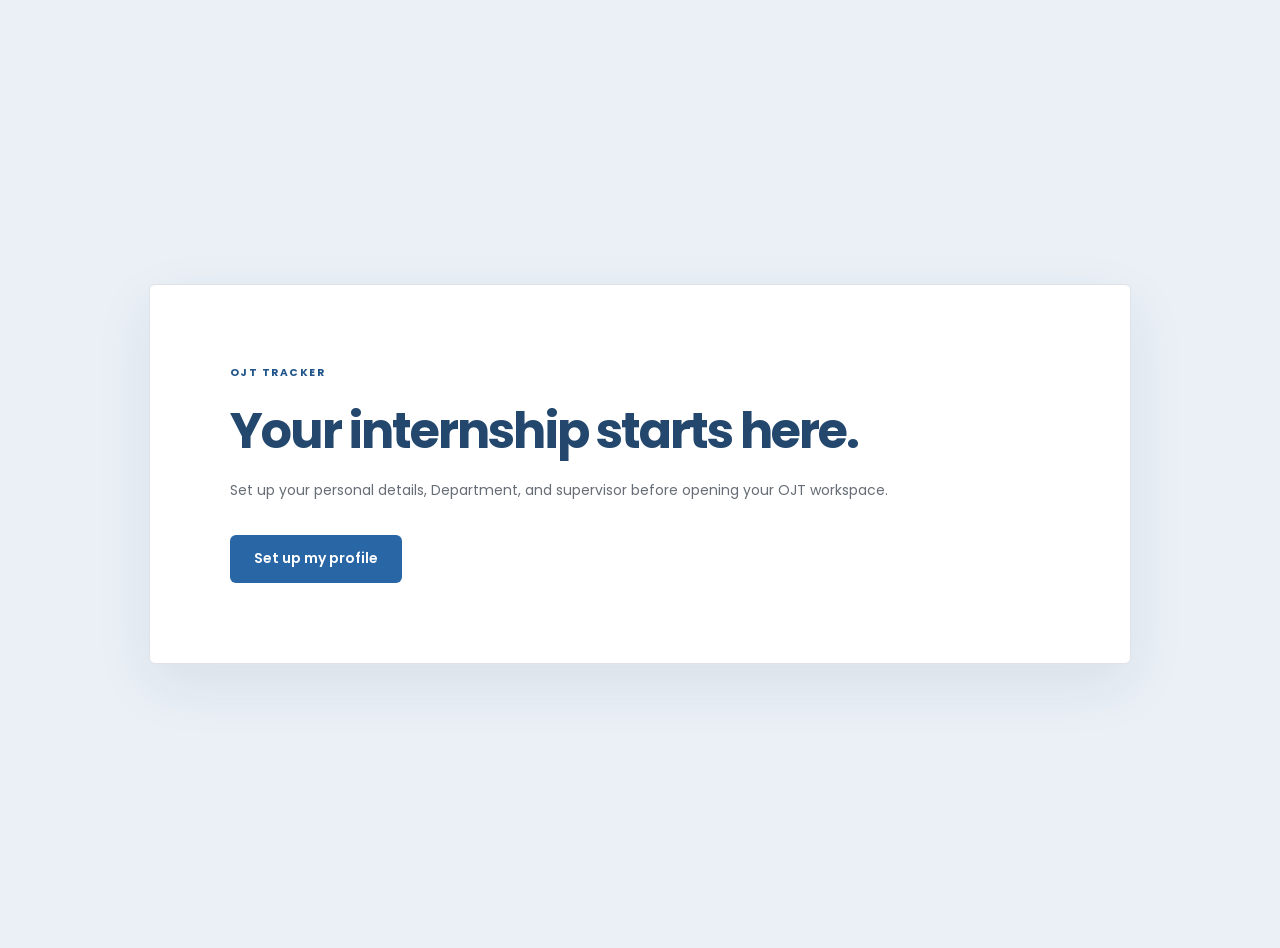
<file: index.html>
<!doctype html>
<html lang="en">
  <head>
    <script src="./js/app-entry.js"></script>
    <meta charset="UTF-8" />
    <meta name="viewport" content="width=device-width, initial-scale=1.0" />
    <title>Welcome | OJT Tracker</title>
    <link
      href="https://fonts.googleapis.com/css2?family=Poppins:wght@400;500;600;700&display=swap"
      rel="stylesheet"
    />
    <link rel="stylesheet" href="./css/shared.css" />
      <link rel="stylesheet" href="./css/theme.css" />
    <link rel="stylesheet" href="./css/skeleton.css" />
    <script src="./js/skeleton.js"></script>
    <link rel="stylesheet" href="./css/desktop.css" />
    <link rel="manifest" href="./manifest.webmanifest" />
    <meta name="theme-color" content="#234e7a" />
    <script src="./js/offline.js" defer></script>
</head>
  <body class="welcome-page">
    <main class="welcome-card">
      <h1>Your internship starts here.</h1>
      <p>
        Set up your personal details, Department, and supervisor before opening your OJT
        workspace.
      </p>
      <a href="./pages/onboarding.html">Set up my profile</a>
    </main>
  <script src="./js/profile-identity.js"></script>
</body>
</html>
</file>
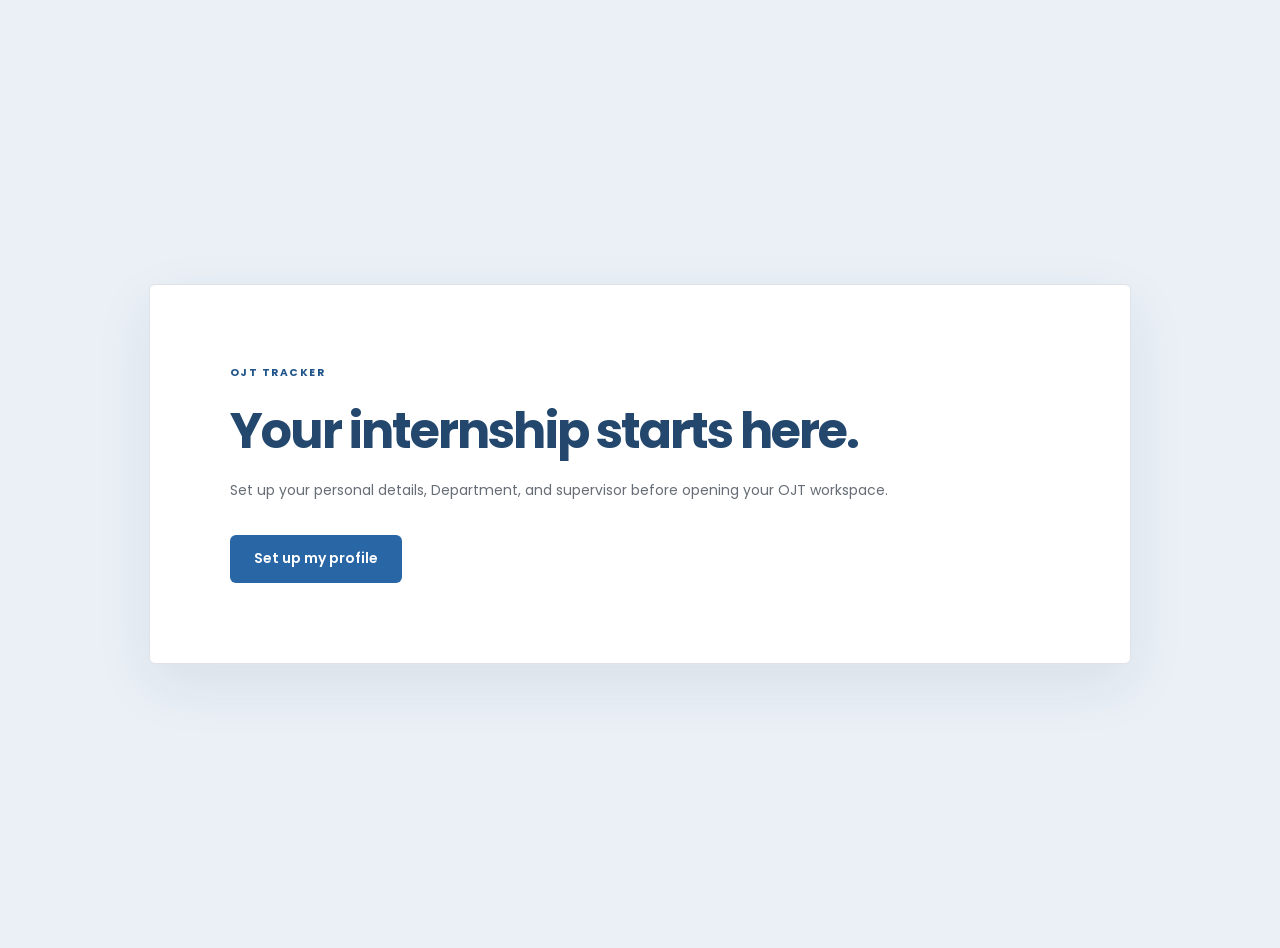
<file: Home.html>
<!DOCTYPE html>
<html lang="en">
<head>
    <script src="./js/app-entry.js"></script>
<meta charset="UTF-8">
<meta name="viewport" content="width=device-width, initial-scale=1, viewport-fit=cover">
<title>OJT Tracker</title>
<link rel="preconnect" href="https://fonts.googleapis.com">
<link href="https://fonts.googleapis.com/css2?family=Poppins:wght@400;500;600;700&display=swap" rel="stylesheet">
<link rel="stylesheet" href="./css/Home.css">
<link rel="stylesheet" href="./css/shared.css">
    <link rel="stylesheet" href="./css/theme.css" />
    <link rel="stylesheet" href="./css/skeleton.css" />
    <script src="./js/skeleton.js"></script>
    <link rel="stylesheet" href="./css/desktop.css" />
    <link rel="manifest" href="./manifest.webmanifest" />
    <meta name="theme-color" content="#234e7a" />
    <script src="./js/offline.js" defer></script>
</head>
<body class="app-shell">

<div class="device">

  <!-- ============================================================
       HEADER — app bar: brand mark, greeting, avatar
       ============================================================ -->
  <header class="app-header" id="app-header">
    <div class="brand">
      <div class="brand-mark">
        <svg viewBox="0 0 24 24" fill="none" stroke-width="2" stroke-linecap="round" stroke-linejoin="round"><path d="M3 9.5 12 4l9 5.5-9 5.5-9-5.5Z"/><path d="M7 12v5c0 1.1 2.2 2 5 2s5-.9 5-2v-5"/></svg>
      </div>
      <div class="brand-text">
        <p class="eyebrow" id="greeting">Good morning</p>
        <h1 data-profile-name>Your profile</h1>
      </div>
    </div>
  </header>

  <!-- ============================================================
       MAIN — scrollable body containing all tracked sections
       ============================================================ -->
  <main class="app-main" id="app-main">


    <!-- ---------- SECTION: HERO TIME CLOCK ---------- -->
    <section class="card" id="hero-clock" aria-label="Time clock">
      <div class="status-row">
        <span class="status-pill" id="status-pill"><span class="status-dot"></span>Time</span>
        <span class="hero-date" id="hero-date"></span>
      </div>
      <div class="clock-face">
        <div class="clock-time" id="clock-time" aria-label="Current Philippine time"></div>
        <p class="clock-loc"><span class="onsite-status">On-site</span><span data-profile-summary></span></p>
      </div>
    </section>

    <!-- ---------- SECTION: HOURS PROGRESS ---------- -->
    <section class="card" id="progress-hours" aria-label="OJT hours progress">
      <div class="section-head">
        <h2>Hours progress</h2>
        <span class="section-sub" data-hours-summary>Loading hours...</span>
      </div>
      <div class="progress-layout">
        <div class="ring-wrap">
          <svg viewBox="0 0 118 118" width="118" height="118">
            <defs>
              <linearGradient id="hours-rainbow" x1="0%" y1="0%" x2="100%" y2="100%">
                <stop offset="0%" stop-color="#ef4444" />
                <stop offset="17%" stop-color="#f97316" />
                <stop offset="34%" stop-color="#eab308" />
                <stop offset="51%" stop-color="#22c55e" />
                <stop offset="68%" stop-color="#3b82f6" />
                <stop offset="84%" stop-color="#6366f1" />
                <stop offset="100%" stop-color="#a855f7" />
              </linearGradient>
            </defs>
            <circle class="ring-bg" cx="59" cy="59" r="50"/>
            <circle class="ring-fg" id="ring-fg" cx="59" cy="59" r="50"/>
          </svg>
          <div class="ring-label">
            <span class="pct">0%</span>
            <span class="pct-sub">complete</span>
          </div>
        </div>
        <div class="progress-stats">
          <div class="stat-line"><span>This day</span><b data-hours-day>—</b></div>
          <div class="hr"></div>
          <div class="stat-line"><span>Remaining</span><b data-hours-remaining>—</b></div>
          <div class="hr"></div>
          <div class="stat-line"><span>Estimated end <small class="end-date-note" data-estimate-basis>Based on saved time logs</small></span><b data-estimated-end>—</b></div>
          <div class="hr"></div>
          <div class="stat-line"><span>Completed reports</span><b data-reports-complete>—</b></div>
        </div>
      </div>
    </section>

    <section class="card home-calendar" aria-labelledby="calendar-heading">
      <div class="section-head">
        <h2 id="calendar-heading">Calendar</h2>
        <button type="button" class="calendar-today" data-calendar-today>Today</button>
      </div>
      <div class="calendar-toolbar">
        <button type="button" class="calendar-arrow" data-calendar-prev aria-label="Previous month">&#8249;</button>
        <h3 data-calendar-month aria-live="polite"></h3>
        <button type="button" class="calendar-arrow" data-calendar-next aria-label="Next month">&#8250;</button>
      </div>
      <div class="calendar-weekdays" aria-hidden="true"><span>Sun</span><span>Mon</span><span>Tue</span><span>Wed</span><span>Thu</span><span>Fri</span><span>Sat</span></div>
      <div class="calendar-days" data-calendar-days aria-label="Dates"></div>
    </section>

    <!-- ---------- SECTION: RECENT TIME LOGS ---------- -->
    <section class="card" id="logs-recent" aria-label="Recent time logs">
      <div class="section-head">
        <h2>Recent logs</h2>
        <span class="section-sub" data-report-count></span>
        <a class="home-logs-view-all" href="./pages/logs.html">View all &rarr;</a>
      </div>
      <ul id="home-report-logs" data-limit="5"><li class="home-reports-empty">Loading reports...</li></ul>
    </section>


  </main>

  <!-- ============================================================
       BOTTOM TAB BAR — primary app navigation
       ============================================================ -->
  <nav class="tab-bar" id="tab-bar" aria-label="Primary">
    <a class="tab-btn active" href="./Home.html" aria-current="page">
      <svg viewBox="0 0 24 24" fill="none" stroke-width="2" stroke-linecap="round" stroke-linejoin="round"><path d="M3 11l9-7 9 7"/><path d="M5 10v9a1 1 0 0 0 1 1h4v-6h4v6h4a1 1 0 0 0 1-1v-9"/></svg>
      <span>Home</span>
    </a>
    <a class="tab-btn" href="./pages/gallery.html">
      <svg viewBox="0 0 24 24" fill="none" stroke-width="2" stroke-linecap="round" stroke-linejoin="round"><rect x="3" y="3" width="18" height="18" rx="3"/><circle cx="8" cy="8" r="1.5"/><path d="m3 17 6-6 4 4 3-3 5 5"/></svg>
      <span>Gallery</span>
    </a>
    <a class="tab-btn" href="./pages/report.html">
      <svg viewBox="0 0 24 24" fill="none" stroke-width="2" stroke-linecap="round" stroke-linejoin="round"><path d="M7 3h7l4 4v14H7z"/><path d="M14 3v4h4"/></svg>
      <span>Report</span>
    </a>
    <a class="tab-btn" href="./pages/profile.html">
      <svg viewBox="0 0 24 24" fill="none" stroke-width="2" stroke-linecap="round" stroke-linejoin="round"><circle cx="12" cy="8" r="3.2"/><path d="M5 20c1.2-3.6 4-5.5 7-5.5S17.8 16.4 19 20"/></svg>
      <span>Profile</span>
    </a>
  </nav>

</div>

<script src="./js/home-calendar.js"></script>
<script src="./js/home-clock.js"></script>
<script src="./js/report-status.js"></script>
<script src="./js/home-reports.js"></script>
<script src="./js/profile-identity.js"></script>
</body>
</html>
</file>
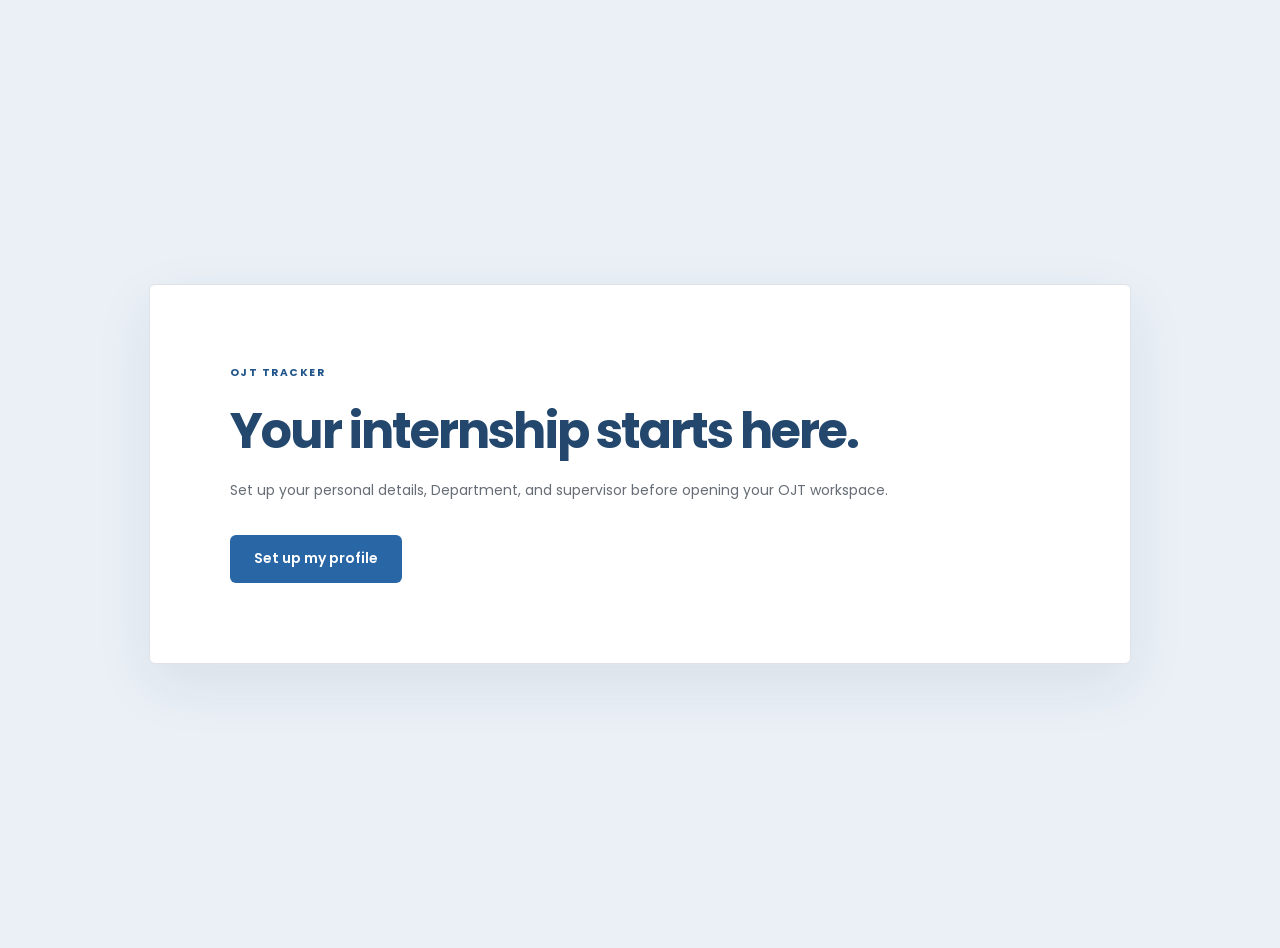
<file: pages/gallery-daily-document.html>
<!doctype html>
<html lang="en">
  <head>
    <script src="../js/app-entry.js"></script>
    <meta charset="UTF-8" />
    <meta name="viewport" content="width=device-width, initial-scale=1, viewport-fit=cover" />
    <title>Daily Internship Document | OJT Gallery</title>
    <link
      href="https://fonts.googleapis.com/css2?family=Poppins:wght@400;500;600;700&display=swap"
      rel="stylesheet"
    />
    <link rel="stylesheet" href="../css/Home.css" />
    <link rel="stylesheet" href="../css/shared.css" />
    <link rel="stylesheet" href="../css/gallery.css" />
      <link rel="stylesheet" href="../css/theme.css" />
    <link rel="stylesheet" href="../css/skeleton.css" />
    <script src="../js/skeleton.js"></script>
    <script src="../js/pdf-export.js" defer></script>
    <script src="../js/docx-export.js" defer></script>
    <script src="../js/daily-photos.js" defer></script>
    <script src="../js/daily-document.js" defer></script>
    <link rel="stylesheet" href="../css/desktop.css" />
    <link rel="stylesheet" href="../css/photo-document.css" />
    <link rel="manifest" href="../manifest.webmanifest" />
    <meta name="theme-color" content="#234e7a" />
    <script src="../js/offline.js" defer></script>
</head>
  <body class="app-shell">
    <div class="device">
      <header class="gallery-header"><h1>Gallery</h1></header>
      <main class="gallery-main">
        <nav class="gallery-subnav" aria-label="Gallery sections">
          <a href="./gallery.html" aria-current="page">Daily Internship</a>
          <a href="./gallery-personal.html">Personal Photos</a>
          <a href="./gallery-upload.html">Upload Photos</a>
          <a href="./gallery-document.html">Document Preview</a>
        </nav>
        <div class="gallery-section-intro">
          <div>
            <h2>Daily internship document</h2>
            <p>Photos from daily internship reports, organized by date and day.</p>
          </div>
          <a class="gallery-button" href="./report.html">Open daily report</a>
        </div>
        <section class="gallery-toolbar document-actions" aria-label="Document exports">
          <div class="gallery-actions">
            <button class="gallery-button" type="button" data-daily-action="layout">Paper size</button>
            <button class="gallery-button" type="button" data-daily-action="print" disabled>Print</button>
            <button class="gallery-button" type="button" data-daily-action="docx" disabled>Download Word (.docx)</button>
            <button class="gallery-button primary" type="button" data-daily-action="pdf" disabled>Download PDF</button>
          </div>
          
        </section>
        <article class="internship-document personal-document" aria-label="Internship photo document">

          <div data-daily-photos="document"></div>
</article>
      </main>
      <nav class="tab-bar" aria-label="Primary">
        <a class="tab-btn" href="../Home.html">
          <svg viewBox="0 0 24 24" fill="none" stroke-linecap="round" stroke-linejoin="round">
            <path d="M3 11l9-7 9 7" />
            <path d="M5 10v9a1 1 0 0 0 1 1h4v-6h4v6h4a1 1 0 0 0 1-1v-9" />
          </svg>
          <span>Home</span>
        </a>
        <a class="tab-btn active" href="./gallery.html" aria-current="page">
          <svg
            viewBox="0 0 24 24"
            fill="none"
            stroke-width="2"
            stroke-linecap="round"
            stroke-linejoin="round"
          >
            <rect x="3" y="3" width="18" height="18" rx="3" />
            <circle cx="8" cy="8" r="1.5" />
            <path d="m3 17 6-6 4 4 3-3 5 5" />
          </svg>
          <span>Gallery</span>
        </a>
        <a class="tab-btn" href="./report.html">
          <svg viewBox="0 0 24 24" fill="none" stroke-linecap="round" stroke-linejoin="round">
            <path d="M7 3h7l4 4v14H7z" />
            <path d="M14 3v4h4" />
          </svg>
          <span>Report</span>
        </a>
        <a class="tab-btn" href="./profile.html">
          <svg viewBox="0 0 24 24" fill="none" stroke-linecap="round" stroke-linejoin="round">
            <circle cx="12" cy="8" r="3.2" />
            <path d="M5 20c1.2-3.6 4-5.5 7-5.5S17.8 16.4 19 20" />
          </svg>
          <span>Profile</span>
        </a>
      </nav>
    </div>
  <script src="../js/profile-identity.js"></script>
<dialog id="document-options" aria-labelledby="document-options-title">
      <form>
        <h2 id="document-options-title">Document settings</h2>
        <label for="paper-size">Paper size</label>
        <select id="paper-size" name="paper">
          <option value="a4">A4 (210 × 297 mm)</option>
          <option value="letter">Letter (8.5 × 11 in)</option>
          <option value="legal">Legal (8.5 × 14 in)</option>
        </select>
        <div data-export-hint hidden>
          <label for="pdf-filename">Filename</label>
          <input id="pdf-filename" name="filename" type="text" maxlength="100" value="Daily-Internship-Photos" />
          <p>The file extension is added automatically.</p>
        </div>
        <p data-document-error role="alert"></p>
        <div class="document-modal-actions">
          <button type="button" class="gallery-button" data-cancel-document>Cancel</button>
          <button type="submit" class="gallery-button primary" data-confirm-document>Apply layout</button>
        </div>
      </form>
    </dialog>
</body>
</html>
</file>
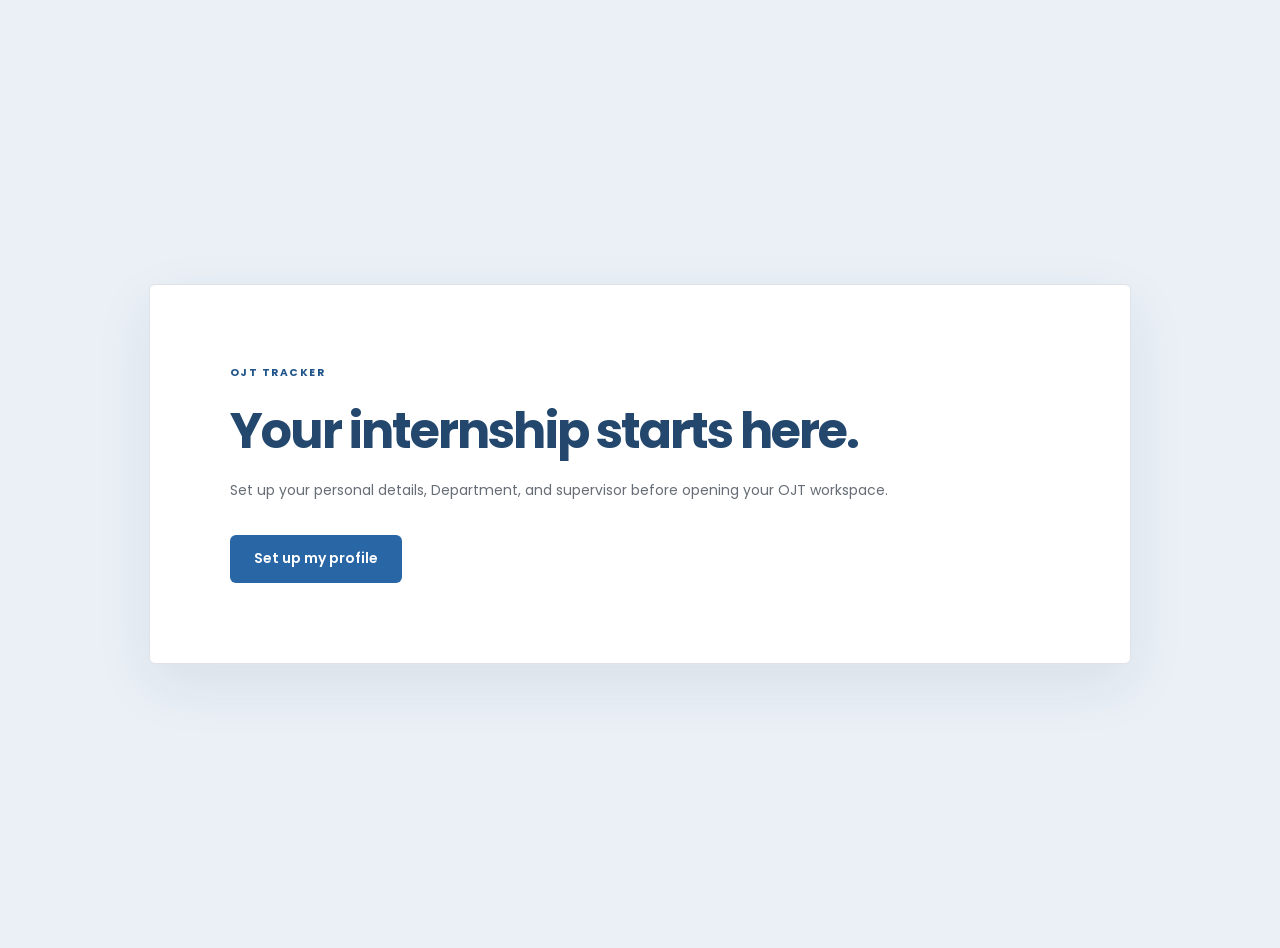
<file: pages/gallery-document.html>
<!doctype html>
<html lang="en">
  <head>
    <script src="../js/app-entry.js"></script>
    <meta charset="UTF-8" />
    <meta name="viewport" content="width=device-width, initial-scale=1, viewport-fit=cover" />
    <title>Document Preview | OJT Gallery</title>
    <link
      href="https://fonts.googleapis.com/css2?family=Poppins:wght@400;500;600;700&display=swap"
      rel="stylesheet"
    />
    <link rel="stylesheet" href="../css/Home.css" />
    <link rel="stylesheet" href="../css/shared.css" />
    <link rel="stylesheet" href="../css/gallery.css" />
      <link rel="stylesheet" href="../css/theme.css" />
    <script src="../js/pdf-export.js" defer></script>
    <script src="../js/personal-photos.js" defer></script>
    <link rel="stylesheet" href="../css/photo-document.css" />
    <link rel="stylesheet" href="../css/skeleton.css" />
    <script src="../js/skeleton.js"></script>
    <link rel="stylesheet" href="../css/desktop.css" />
    <link rel="manifest" href="../manifest.webmanifest" />
    <meta name="theme-color" content="#234e7a" />
    <script src="../js/offline.js" defer></script>
</head>
  <body class="app-shell">
    <div class="device">
      <header class="gallery-header"><h1>Gallery</h1></header>
      <main class="gallery-main">
        <nav class="gallery-subnav" aria-label="Gallery sections">
          <a href="./gallery.html">Daily Internship</a>
          <a href="./gallery-personal.html">Personal Photos</a>
          <a href="./gallery-upload.html">Upload Photos</a>
          <a href="./gallery-document.html" aria-current="page">Document Preview</a>
        </nav>
        <div class="gallery-section-intro">
          <div>
            <h2>Personal document preview</h2>
          </div>
        </div>
        <section class="gallery-toolbar document-actions" aria-label="Document exports">
          <div class="gallery-actions">
            <button class="gallery-button" type="button" data-document-action="layout" disabled>Paper size</button>
            <button class="gallery-button" type="button" data-document-action="print" disabled>Print</button>
            <button class="gallery-button primary" type="button" data-document-action="pdf" disabled>Download PDF</button>
          </div>
          <p class="gallery-note" data-paper-summary></p>
        </section>
        <article class="internship-document personal-document" aria-label="Personal photo document">
          <div class="document-photo-row" data-personal-document></div>
        </article>
      </main>
      <nav class="tab-bar" aria-label="Primary">
        <a class="tab-btn" href="../Home.html">
          <svg viewBox="0 0 24 24" fill="none" stroke-linecap="round" stroke-linejoin="round">
            <path d="M3 11l9-7 9 7" />
            <path d="M5 10v9a1 1 0 0 0 1 1h4v-6h4v6h4a1 1 0 0 0 1-1v-9" />
          </svg>
          <span>Home</span>
        </a>
        <a class="tab-btn active" href="./gallery.html" aria-current="page">
          <svg
            viewBox="0 0 24 24"
            fill="none"
            stroke-width="2"
            stroke-linecap="round"
            stroke-linejoin="round"
          >
            <rect x="3" y="3" width="18" height="18" rx="3" />
            <circle cx="8" cy="8" r="1.5" />
            <path d="m3 17 6-6 4 4 3-3 5 5" />
          </svg>
          <span>Gallery</span>
        </a>
        <a class="tab-btn" href="./report.html">
          <svg viewBox="0 0 24 24" fill="none" stroke-linecap="round" stroke-linejoin="round">
            <path d="M7 3h7l4 4v14H7z" />
            <path d="M14 3v4h4" />
          </svg>
          <span>Report</span>
        </a>
        <a class="tab-btn" href="./profile.html">
          <svg viewBox="0 0 24 24" fill="none" stroke-linecap="round" stroke-linejoin="round">
            <circle cx="12" cy="8" r="3.2" />
            <path d="M5 20c1.2-3.6 4-5.5 7-5.5S17.8 16.4 19 20" />
          </svg>
          <span>Profile</span>
        </a>
      </nav>
    </div>
    <dialog id="document-options" aria-labelledby="document-options-title">
      <form>
        <h2 id="document-options-title">Document settings</h2>
        <label for="paper-size">Paper size</label>
        <select id="paper-size" name="paper">
          <option value="a4">A4 (210 × 297 mm)</option>
          <option value="letter">Letter (8.5 × 11 in)</option>
          <option value="legal">Legal (8.5 × 14 in)</option>
        </select>
        <div data-export-hint hidden>
          <label for="pdf-filename">PDF filename</label>
          <input id="pdf-filename" name="filename" type="text" maxlength="100" value="OJT-Personal-Photos" />
          <p>The .pdf extension is added automatically.</p>
        </div>
        <p data-document-error role="alert"></p>
        <div class="document-modal-actions">
          <button type="button" class="gallery-button" data-cancel-document>Cancel</button>
          <button type="submit" class="gallery-button primary" data-confirm-document>Apply layout</button>
        </div>
      </form>
    </dialog>
  <script src="../js/profile-identity.js"></script>
</body>
</html>
</file>
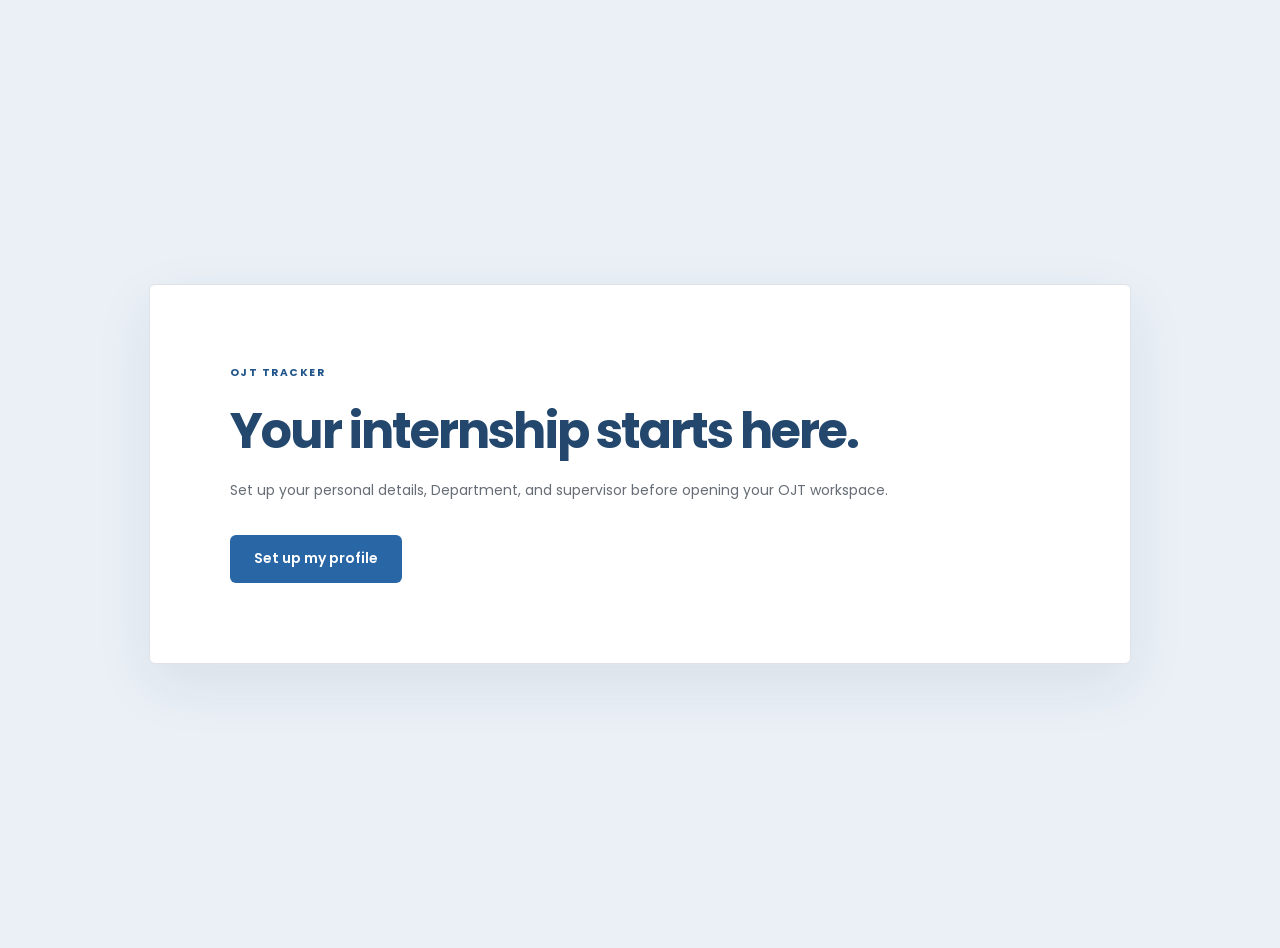
<file: pages/gallery-personal.html>
<!doctype html>
<html lang="en">
  <head>
    <script src="../js/app-entry.js"></script>
    <meta charset="UTF-8" />
    <meta name="viewport" content="width=device-width, initial-scale=1, viewport-fit=cover" />
    <title>Personal Photos | OJT Gallery</title>
    <link
      href="https://fonts.googleapis.com/css2?family=Poppins:wght@400;500;600;700&display=swap"
      rel="stylesheet"
    />
    <link rel="stylesheet" href="../css/Home.css" />
    <link rel="stylesheet" href="../css/shared.css" />
    <link rel="stylesheet" href="../css/gallery.css" />
    <link rel="stylesheet" href="../css/theme.css" />
    <script src="../js/personal-photos.js" defer></script>
    <link rel="stylesheet" href="../css/personal-gallery.css" />
    <link rel="stylesheet" href="../css/skeleton.css" />
    <script src="../js/skeleton.js"></script>
</head>
  <body class="app-shell personal-gallery-page">
    <div class="device">
      <header class="gallery-header"><h1>Gallery</h1></header>
      <main class="gallery-main">
        <nav class="gallery-subnav" aria-label="Gallery sections">
          <a href="./gallery.html">Daily Internship</a>
          <a href="./gallery-personal.html" aria-current="page">Personal Photos</a>
          <a href="./gallery-upload.html">Upload Photos</a>
          <a href="./gallery-document.html">Document Preview</a>
        </nav>
        <div class="gallery-section-intro">
          <div>
            <h2>Personal photos</h2>
          </div>
        </div>
        <section class="gallery-day">
          <header class="gallery-day-header">
            <div>
              <h2>Your albums</h2>
              <p data-photo-count>Loading photos...</p>
            </div>
            <a class="gallery-button" href="./gallery-document.html">Preview personal document</a>
          </header>
          <div class="gallery-grid" data-personal-collection></div>
        </section>
      </main>
      <nav class="tab-bar" aria-label="Primary">
        <a class="tab-btn" href="../Home.html">
          <svg viewBox="0 0 24 24" fill="none" stroke-linecap="round" stroke-linejoin="round">
            <path d="M3 11l9-7 9 7" />
            <path d="M5 10v9a1 1 0 0 0 1 1h4v-6h4v6h4a1 1 0 0 0 1-1v-9" />
          </svg>
          <span>Home</span>
        </a>
        <a class="tab-btn active" href="./gallery.html" aria-current="page">
          <svg
            viewBox="0 0 24 24"
            fill="none"
            stroke-width="2"
            stroke-linecap="round"
            stroke-linejoin="round"
          >
            <rect x="3" y="3" width="18" height="18" rx="3" />
            <circle cx="8" cy="8" r="1.5" />
            <path d="m3 17 6-6 4 4 3-3 5 5" />
          </svg>
          <span>Gallery</span>
        </a>
        <a class="tab-btn" href="./report.html">
          <svg viewBox="0 0 24 24" fill="none" stroke-linecap="round" stroke-linejoin="round">
            <path d="M7 3h7l4 4v14H7z" />
            <path d="M14 3v4h4" />
          </svg>
          <span>Report</span>
        </a>
        <a class="tab-btn" href="./profile.html">
          <svg viewBox="0 0 24 24" fill="none" stroke-linecap="round" stroke-linejoin="round">
            <circle cx="12" cy="8" r="3.2" />
            <path d="M5 20c1.2-3.6 4-5.5 7-5.5S17.8 16.4 19 20" />
          </svg>
          <span>Profile</span>
        </a>
      </nav>
    </div>
  <script src="../js/profile-identity.js"></script>
</body>
</html>
</file>
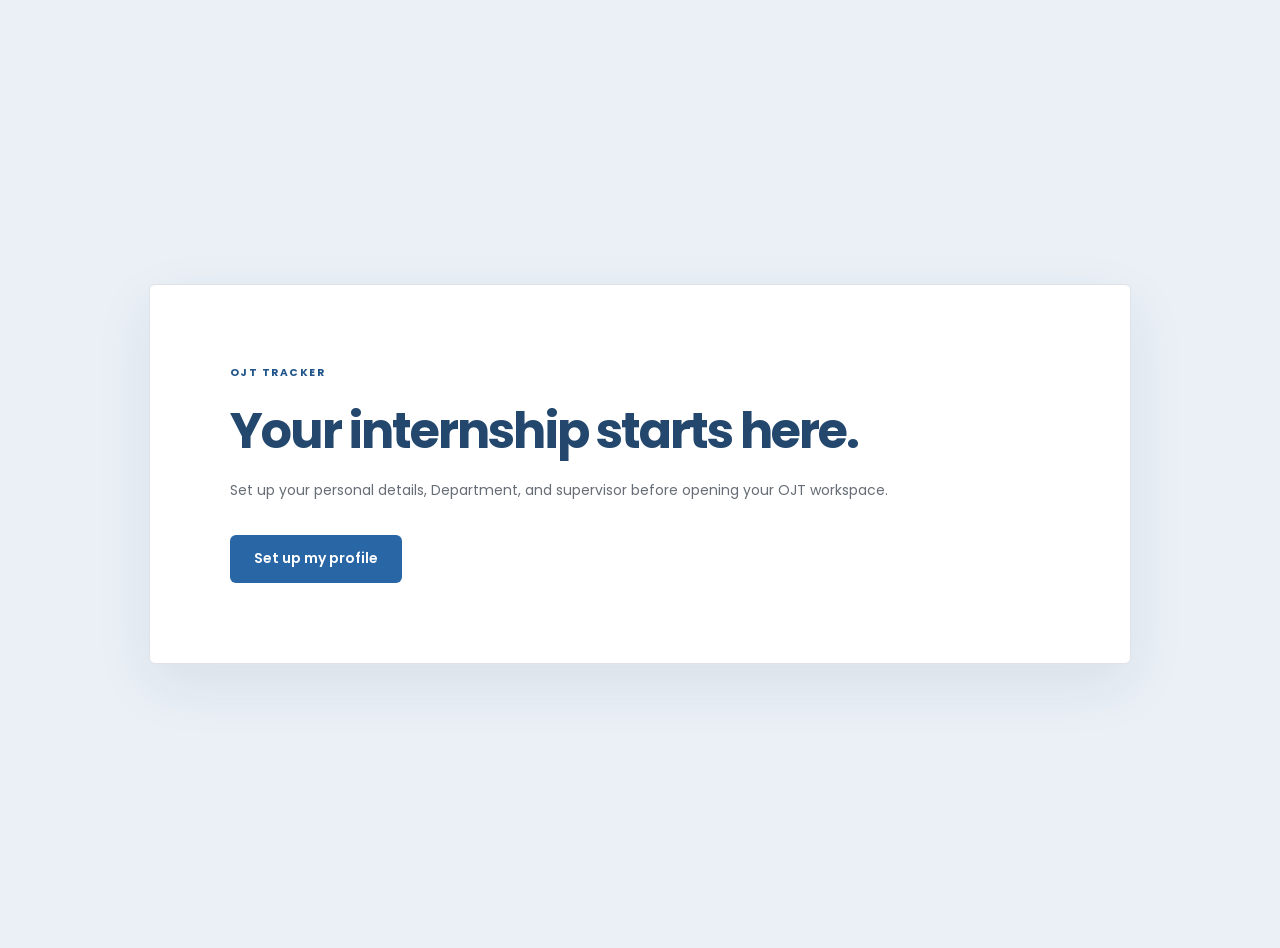
<file: pages/gallery-upload.html>
<!doctype html>
<html lang="en">
  <head>
    <script src="../js/app-entry.js"></script>
    <meta charset="UTF-8" />
    <meta name="viewport" content="width=device-width, initial-scale=1, viewport-fit=cover" />
    <title>Upload Photos | OJT Gallery</title>
    <link
      href="https://fonts.googleapis.com/css2?family=Poppins:wght@400;500;600;700&display=swap"
      rel="stylesheet"
    />
    <link rel="stylesheet" href="../css/Home.css" />
    <link rel="stylesheet" href="../css/shared.css" />
    <link rel="stylesheet" href="../css/gallery.css" />
    <link rel="stylesheet" href="../css/gallery-upload.css" />
      <link rel="stylesheet" href="../css/theme.css" />
    <script src="../js/personal-photos.js" defer></script>
    <link rel="stylesheet" href="../css/skeleton.css" />
    <script src="../js/skeleton.js"></script>
    <link rel="stylesheet" href="../css/desktop.css" />
    <link rel="manifest" href="../manifest.webmanifest" />
    <meta name="theme-color" content="#234e7a" />
    <script src="../js/offline.js" defer></script>
</head>
  <body class="gallery-upload-page app-shell">
    <div class="device">
      <header class="gallery-header"><h1>Gallery</h1></header>
      <main class="gallery-main">
        <nav class="gallery-subnav" aria-label="Gallery sections">
          <a href="./gallery.html">Daily Internship</a>
          <a href="./gallery-personal.html">Personal Photos</a>
          <a href="./gallery-upload.html" aria-current="page">Upload Photos</a>
          <a href="./gallery-document.html">Document Preview</a>
        </nav>
        <div class="gallery-section-intro">
          <div>
            <h2>Upload personal photos</h2>
          </div>
        </div>
        <section class="gallery-day">
          <div class="upload-photo-grid" aria-label="Personal photo uploads"></div>
        </section>
      </main>
      <nav class="tab-bar" aria-label="Primary">
        <a class="tab-btn" href="../Home.html">
          <svg viewBox="0 0 24 24" fill="none" stroke-linecap="round" stroke-linejoin="round">
            <path d="M3 11l9-7 9 7" />
            <path d="M5 10v9a1 1 0 0 0 1 1h4v-6h4v6h4a1 1 0 0 0 1-1v-9" />
          </svg>
          <span>Home</span>
        </a>
        <a class="tab-btn active" href="./gallery.html" aria-current="page">
          <svg
            viewBox="0 0 24 24"
            fill="none"
            stroke-width="2"
            stroke-linecap="round"
            stroke-linejoin="round"
          >
            <rect x="3" y="3" width="18" height="18" rx="3" />
            <circle cx="8" cy="8" r="1.5" />
            <path d="m3 17 6-6 4 4 3-3 5 5" />
          </svg>
          <span>Gallery</span>
        </a>
        <a class="tab-btn" href="./report.html">
          <svg viewBox="0 0 24 24" fill="none" stroke-linecap="round" stroke-linejoin="round">
            <path d="M7 3h7l4 4v14H7z" />
            <path d="M14 3v4h4" />
          </svg>
          <span>Report</span>
        </a>
        <a class="tab-btn" href="./profile.html">
          <svg viewBox="0 0 24 24" fill="none" stroke-linecap="round" stroke-linejoin="round">
            <circle cx="12" cy="8" r="3.2" />
            <path d="M5 20c1.2-3.6 4-5.5 7-5.5S17.8 16.4 19 20" />
          </svg>
          <span>Profile</span>
        </a>
      </nav>
    </div>
    <dialog class="photo-save-modal" aria-labelledby="photo-save-title" aria-describedby="photo-save-description">
      <div class="photo-save-icon" aria-hidden="true">&#10003;</div>
      <h2 id="photo-save-title">Photo saved successfully</h2>
      <p id="photo-save-description">Your photo is saved on this device and ready to view in your collection.</p>
      <img class="photo-save-preview" alt="" />
      <p class="photo-save-caption"></p>
      <div class="photo-save-actions">
        <button type="button" class="gallery-button" data-close-photo-modal autofocus>Continue uploading</button>
        <a href="./gallery-personal.html" class="gallery-button primary">View collection</a>
      </div>
    </dialog>
  <script src="../js/profile-identity.js"></script>
</body>
</html>
</file>
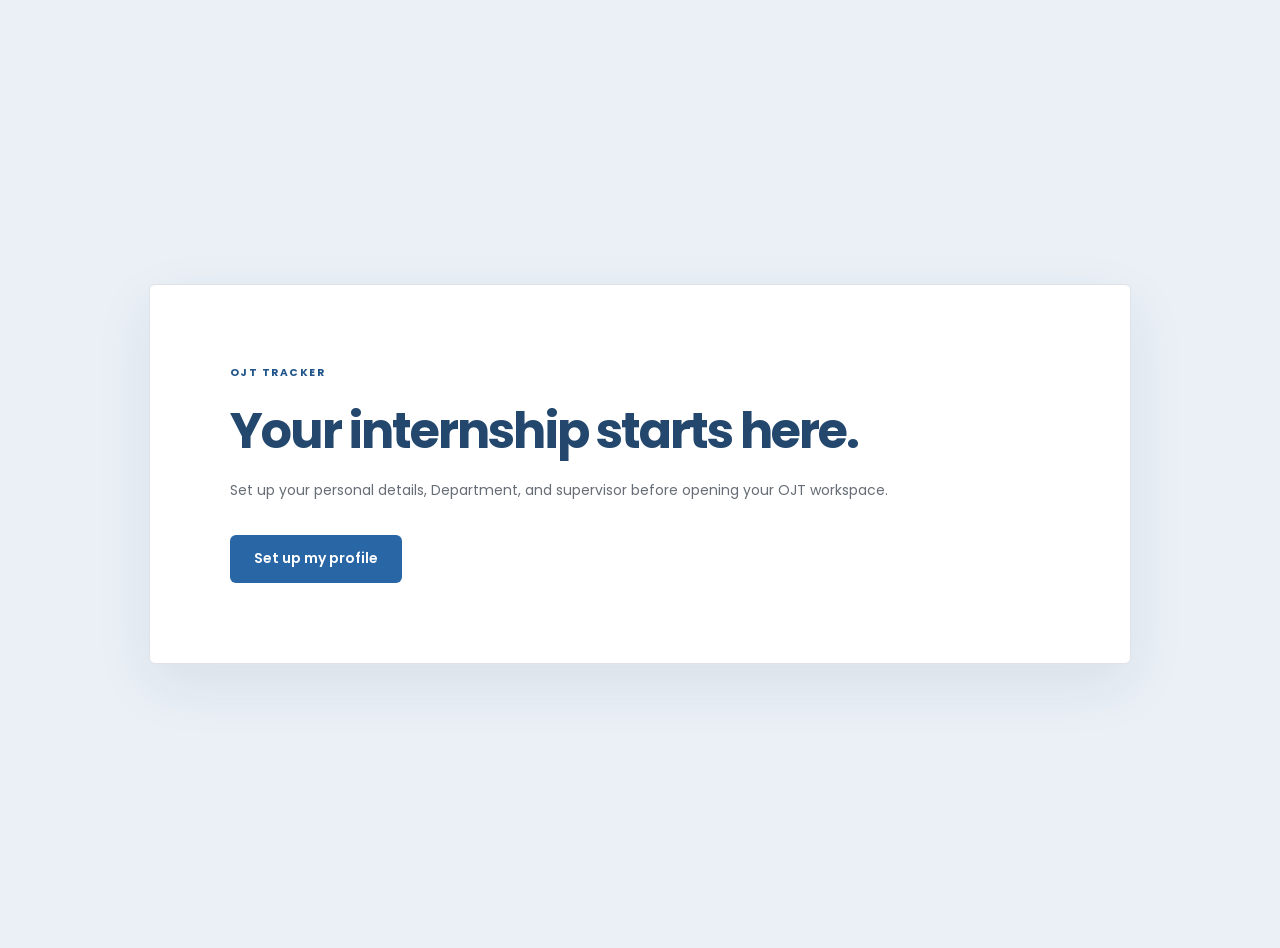
<file: pages/gallery.html>
<!doctype html>
<html lang="en">
  <head>
    <script src="../js/app-entry.js"></script>
    <meta charset="UTF-8" />
    <meta name="viewport" content="width=device-width, initial-scale=1, viewport-fit=cover" />
    <title>Daily Internship Photos | OJT Gallery</title>
    <link
      href="https://fonts.googleapis.com/css2?family=Poppins:wght@400;500;600;700&display=swap"
      rel="stylesheet"
    />
    <link rel="stylesheet" href="../css/Home.css" />
    <link rel="stylesheet" href="../css/shared.css" />
    <link rel="stylesheet" href="../css/gallery.css" />
      <link rel="stylesheet" href="../css/theme.css" />
    <link rel="stylesheet" href="../css/daily-gallery.css" />
    <link rel="stylesheet" href="../css/skeleton.css" />
    <script src="../js/skeleton.js"></script>
    <script src="../js/daily-photos.js" defer></script>
    <link rel="stylesheet" href="../css/desktop.css" />
    <link rel="manifest" href="../manifest.webmanifest" />
    <meta name="theme-color" content="#234e7a" />
    <script src="../js/offline.js" defer></script>
</head>
  <body class="app-shell daily-gallery-page">
    <div class="device">
      <header class="gallery-header"><h1>Gallery</h1></header>
      <main class="gallery-main">
        <nav class="gallery-subnav" aria-label="Gallery sections">
          <a href="./gallery.html" aria-current="page">Daily Internship</a>
          <a href="./gallery-personal.html">Personal Photos</a>
          <a href="./gallery-upload.html">Upload Photos</a>
          <a href="./gallery-document.html">Document Preview</a>
        </nav>
        <div class="gallery-section-intro">
          <div>
            <h2>Daily internship photos</h2>
            <p>Daily internship documentation</p>
          </div>
          <a class="gallery-button primary" href="./report.html">Open daily report</a>
        </div>
        <div data-daily-photos="gallery"></div>
</main>
      <nav class="tab-bar" aria-label="Primary">
        <a class="tab-btn" href="../Home.html">
          <svg viewBox="0 0 24 24" fill="none" stroke-linecap="round" stroke-linejoin="round">
            <path d="M3 11l9-7 9 7" />
            <path d="M5 10v9a1 1 0 0 0 1 1h4v-6h4v6h4a1 1 0 0 0 1-1v-9" />
          </svg>
          <span>Home</span>
        </a>
        <a class="tab-btn active" href="./gallery.html" aria-current="page">
          <svg
            viewBox="0 0 24 24"
            fill="none"
            stroke-width="2"
            stroke-linecap="round"
            stroke-linejoin="round"
          >
            <rect x="3" y="3" width="18" height="18" rx="3" />
            <circle cx="8" cy="8" r="1.5" />
            <path d="m3 17 6-6 4 4 3-3 5 5" />
          </svg>
          <span>Gallery</span>
        </a>
        <a class="tab-btn" href="./report.html">
          <svg viewBox="0 0 24 24" fill="none" stroke-linecap="round" stroke-linejoin="round">
            <path d="M7 3h7l4 4v14H7z" />
            <path d="M14 3v4h4" />
          </svg>
          <span>Report</span>
        </a>
        <a class="tab-btn" href="./profile.html">
          <svg viewBox="0 0 24 24" fill="none" stroke-linecap="round" stroke-linejoin="round">
            <circle cx="12" cy="8" r="3.2" />
            <path d="M5 20c1.2-3.6 4-5.5 7-5.5S17.8 16.4 19 20" />
          </svg>
          <span>Profile</span>
        </a>
      </nav>
    </div>
  <script src="../js/profile-identity.js"></script>
</body>
</html>
</file>
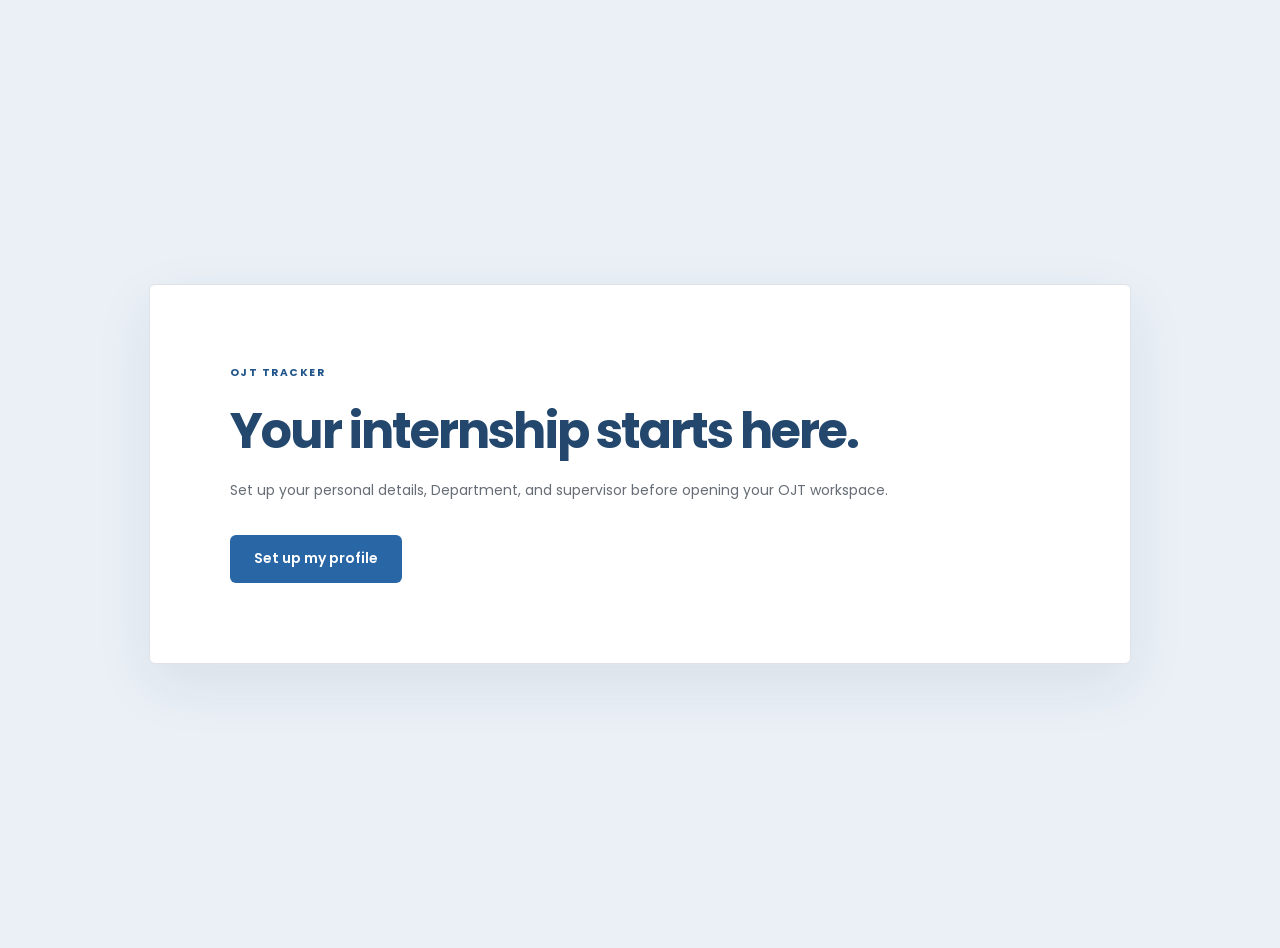
<file: pages/logs.html>
<!doctype html>
<html lang="en">
  <head>
    <script src="../js/app-entry.js"></script>
    <meta charset="UTF-8" />
    <meta name="viewport" content="width=device-width, initial-scale=1, viewport-fit=cover" />
    <title>All Report Logs | OJT Tracker</title>
    <link href="https://fonts.googleapis.com/css2?family=Poppins:wght@400;500;600;700&display=swap" rel="stylesheet" />
    <link rel="stylesheet" href="../css/Home.css" />
    <link rel="stylesheet" href="../css/shared.css" />
    <link rel="stylesheet" href="../css/theme.css" />
    <link rel="stylesheet" href="../css/skeleton.css" />
    <script src="../js/skeleton.js"></script>
    <script src="../js/report-status.js" defer></script>
    <script src="../js/home-reports.js" defer></script>
      <link rel="stylesheet" href="../css/desktop.css" />
    <link rel="manifest" href="../manifest.webmanifest" />
    <meta name="theme-color" content="#234e7a" />
    <script src="../js/offline.js" defer></script>
</head>
  <body class="app-shell logs-page">
    <div class="device">
      <header class="app-header"><div class="brand-text"><h1>Report logs</h1></div></header>
      <main class="app-main">
        <section class="card all-report-logs" aria-labelledby="all-logs-title">
          <div class="section-head">
            <h2 id="all-logs-title">All reports</h2>
            <span class="section-sub" data-report-count></span>
            <a class="home-logs-view-all" href="../Home.html">&larr; Back to Home</a>
          </div>
          <ul id="home-report-logs" data-report-href="./report.html"><li class="home-reports-empty">Loading reports...</li></ul>
        </section>
      </main>
      <nav class="tab-bar" id="tab-bar" aria-label="Primary">
    <a class="tab-btn active" href="../Home.html">
      <svg viewBox="0 0 24 24" fill="none" stroke-width="2" stroke-linecap="round" stroke-linejoin="round"><path d="M3 11l9-7 9 7"/><path d="M5 10v9a1 1 0 0 0 1 1h4v-6h4v6h4a1 1 0 0 0 1-1v-9"/></svg>
      <span>Home</span>
    </a>
    <a class="tab-btn" href="./gallery.html">
      <svg viewBox="0 0 24 24" fill="none" stroke-width="2" stroke-linecap="round" stroke-linejoin="round"><rect x="3" y="3" width="18" height="18" rx="3"/><circle cx="8" cy="8" r="1.5"/><path d="m3 17 6-6 4 4 3-3 5 5"/></svg>
      <span>Gallery</span>
    </a>
    <a class="tab-btn" href="./report.html">
      <svg viewBox="0 0 24 24" fill="none" stroke-width="2" stroke-linecap="round" stroke-linejoin="round"><path d="M7 3h7l4 4v14H7z"/><path d="M14 3v4h4"/></svg>
      <span>Report</span>
    </a>
    <a class="tab-btn" href="./profile.html">
      <svg viewBox="0 0 24 24" fill="none" stroke-width="2" stroke-linecap="round" stroke-linejoin="round"><circle cx="12" cy="8" r="3.2"/><path d="M5 20c1.2-3.6 4-5.5 7-5.5S17.8 16.4 19 20"/></svg>
      <span>Profile</span>
    </a>
  </nav>
    </div>
  <script src="../js/profile-identity.js"></script>
</body>
</html>
</file>
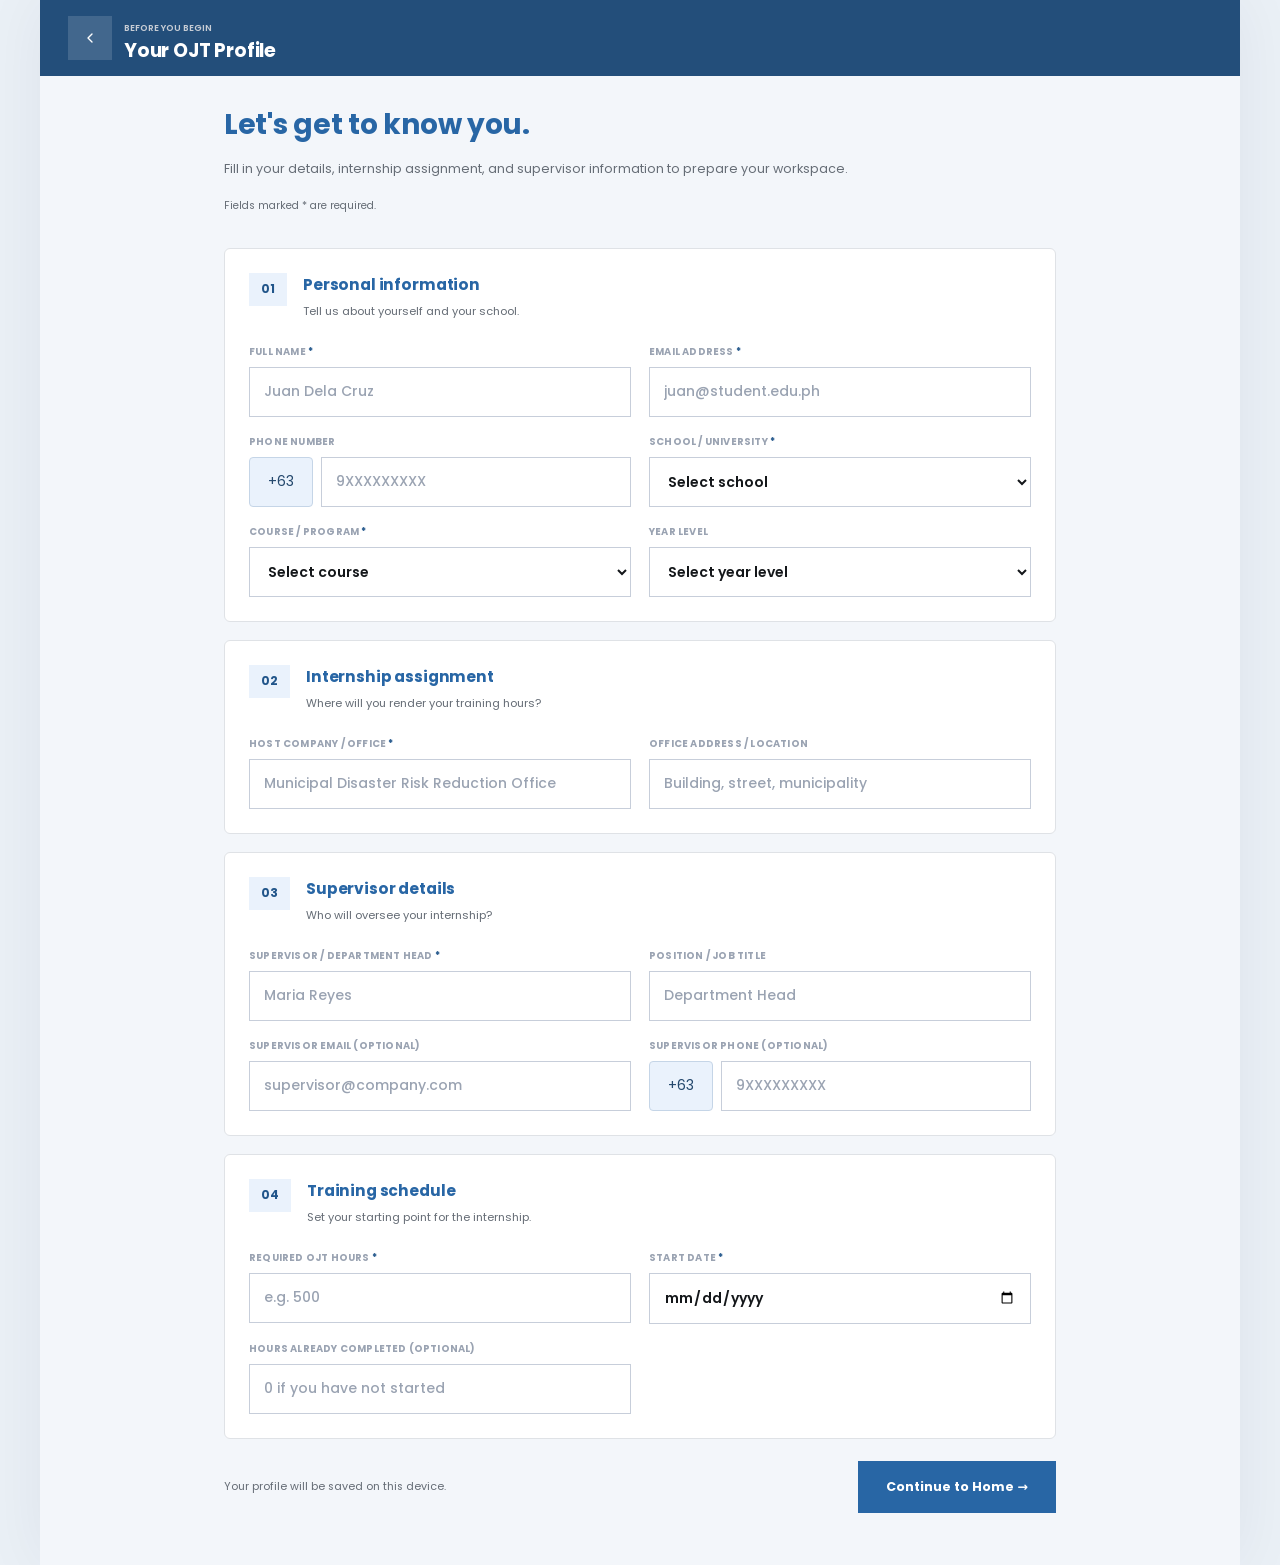
<file: pages/onboarding.html>
<!doctype html>
<html lang="en">
  <head>
    <script src="../js/app-entry.js"></script>
    <meta charset="UTF-8" />
    <meta name="viewport" content="width=device-width, initial-scale=1, viewport-fit=cover" />
    <title>Set Up Your Profile | OJT Tracker</title>
    <link
      href="https://fonts.googleapis.com/css2?family=Poppins:wght@400;500;600;700&display=swap"
      rel="stylesheet"
    />
    <link rel="stylesheet" href="../css/onboarding.css" />
    <link rel="stylesheet" href="../css/shared.css" />
      <link rel="stylesheet" href="../css/theme.css" />
    <link rel="stylesheet" href="../css/skeleton.css" />
    <script src="../js/skeleton.js"></script>
    <link rel="stylesheet" href="../css/desktop.css" />
    <link rel="manifest" href="../manifest.webmanifest" />
    <meta name="theme-color" content="#234e7a" />
    <script src="../js/offline.js" defer></script>
</head>
  <body class="prototype-setup">
    <div class="device">
      <header class="setup-header">
        <div class="header-row">
          <a class="icon-btn" href="../index.html" aria-label="Back to welcome">
            <svg viewBox="0 0 24 24" fill="none" stroke-linecap="round" stroke-linejoin="round">
              <path d="M15 18l-6-6 6-6" />
            </svg>
          </a>
          <div>
            <p class="eyebrow">BEFORE YOU BEGIN</p>
            <h1>Your OJT Profile</h1>
          </div>
        </div>
      </header>
      <main class="setup-main setup-form-main">
        <div class="setup-form-intro">
          <h2>Let's get to know you.</h2>
          <p>
            Fill in your details, internship assignment, and supervisor information to prepare your
            workspace.
          </p>
          <p class="setup-required-note">Fields marked * are required.</p>
        </div>
        <!-- Unnamed fields validate in the browser but do not send personal details in the URL. Persistence will be added after the design prototype. -->
        <form action="../Home.html" method="get" class="setup-profile-form">
          <section class="setup-form-section" aria-labelledby="section-01">
            <div class="setup-section-heading">
              <span class="setup-section-number">01</span>
              <div>
                <h2 id="section-01">Personal information</h2>
                <p>Tell us about yourself and your school.</p>
              </div>
            </div>
            <div class="setup-field-grid">
              <div class="field-group">
                <label for="q-name">
                  Full name
                  <span class="required-mark" aria-hidden="true">*</span>
                </label>
                <input
                  class="text-input"
                  id="q-name"
                  type="text"
                  placeholder="Juan Dela Cruz"
                  required
                  autocomplete="name"
                />
              </div>
              <div class="field-group">
                <label for="q-email">
                  Email address
                  <span class="required-mark" aria-hidden="true">*</span>
                </label>
                <input
                  class="text-input"
                  id="q-email"
                  type="email"
                  placeholder="juan@student.edu.ph"
                  required
                  autocomplete="email"
                />
              </div>
              <div class="field-group">
                <label for="q-phone">Phone number</label>
                <input
                  class="text-input"
                  id="q-phone"
                  type="tel"
                  placeholder="09XX XXX XXXX"
                  autocomplete="tel"
                />
              </div>
              <div class="field-group">
                <label for="q-school">
                  School / University
                  <span class="required-mark" aria-hidden="true">*</span>
                </label>
                <select class="text-input" id="q-school" required>
                  <option value="">Select school</option>
                  <option>Southern Luzon Technological College Foundation Pioduran Inc</option>
                  <option>West Coast College</option>
                  <option value="other">Other</option>
                </select>
                <div data-other-field="q-school" hidden>
                  <label for="q-school-other">School name</label>
                  <input class="text-input" id="q-school-other" type="text" placeholder="Enter your school" disabled />
                </div>
              </div>
              <div class="field-group">
                <label for="q-course">
                  Course / Program
                  <span class="required-mark" aria-hidden="true">*</span>
                </label>
                <select class="text-input" id="q-course" required>
                  <option value="">Select course</option>
                  <option value="BSCS">Bachelor of Science in Computer Science (BSCS)</option>
                  <option value="BSED">Bachelor of Secondary Education (BSED)</option>
                  <option value="other">Other</option>
                </select>
                <div data-other-field="q-course" hidden>
                  <label for="q-course-other">Course / Program name</label>
                  <input class="text-input" id="q-course-other" type="text" placeholder="Enter your course" disabled />
                </div>
              </div>
              <div class="field-group">
                <label for="q-year">Year level</label>
                <select class="text-input" id="q-year">
                  <option value="">Select year level</option>
                  <option value="1st year">1st year</option>
                  <option value="2nd year">2nd year</option>
                  <option value="3rd year">3rd year</option>
                  <option value="4th year">4th year</option>
                </select>
              </div>
            </div>
          </section>
          <section class="setup-form-section" aria-labelledby="section-02">
            <div class="setup-section-heading">
              <span class="setup-section-number">02</span>
              <div>
                <h2 id="section-02">Internship assignment</h2>
                <p>Where will you render your training hours?</p>
              </div>
            </div>
            <div class="setup-field-grid">
              <div class="field-group">
                <label for="q-company">
                  Host company / Office
                  <span class="required-mark" aria-hidden="true">*</span>
                </label>
                <input
                  class="text-input"
                  id="q-company"
                  type="text"
                  placeholder="Municipal Disaster Risk Reduction Office"
                  required
                />
              </div>
              <div class="field-group">
                <label for="q-location">Office address / Location</label>
                <input
                  class="text-input"
                  id="q-location"
                  type="text"
                  placeholder="Building, street, municipality"
                  autocomplete="street-address"
                />
              </div>
            </div>
          </section>
          <section class="setup-form-section" aria-labelledby="section-03">
            <div class="setup-section-heading">
              <span class="setup-section-number">03</span>
              <div>
                <h2 id="section-03">Supervisor details</h2>
                <p>Who will oversee your internship?</p>
              </div>
            </div>
            <div class="setup-field-grid">
              <div class="field-group">
                <label for="q-supervisor">
                  Supervisor / Department head
                  <span class="required-mark" aria-hidden="true">*</span>
                </label>
                <input
                  class="text-input"
                  id="q-supervisor"
                  type="text"
                  placeholder="Maria Reyes"
                  required
                />
              </div>
              <div class="field-group">
                <label for="q-supervisor-role">Position / Job title</label>
                <input
                  class="text-input"
                  id="q-supervisor-role"
                  type="text"
                  placeholder="Department Head"
                />
              </div>
              <div class="field-group">
                <label for="q-supervisor-email">Supervisor email (optional)</label>
                <input
                  class="text-input"
                  id="q-supervisor-email"
                  type="email"
                  placeholder="supervisor@company.com"
                />
              </div>
              <div class="field-group">
                <label for="q-supervisor-phone">Supervisor phone (optional)</label>
                <input
                  class="text-input"
                  id="q-supervisor-phone"
                  type="tel"
                  placeholder="09XX XXX XXXX"
                />
              </div>
            </div>
          </section>
          <section class="setup-form-section" aria-labelledby="section-04">
            <div class="setup-section-heading">
              <span class="setup-section-number">04</span>
              <div>
                <h2 id="section-04">Training schedule</h2>
                <p>Set your starting point for the internship.</p>
              </div>
            </div>
            <div class="setup-field-grid">
              <div class="field-group">
                <label for="q-hours-required">
                  Required OJT hours
                  <span class="required-mark" aria-hidden="true">*</span>
                </label>
                <input
                  class="text-input"
                  id="q-hours-required"
                  type="number"
                  placeholder="e.g. 500"
                  required
                  min="1"
                  step="1"
                />
              </div>
              <div class="field-group">
                <label for="q-start-date">
                  Start date
                  <span class="required-mark" aria-hidden="true">*</span>
                </label>
                <input class="text-input" id="q-start-date" type="date" required />
              </div>
              <div class="field-group">
                <label for="q-hours-rendered">Hours already completed (optional)</label>
                <input
                  class="text-input"
                  id="q-hours-rendered"
                  type="number"
                  placeholder="0 if you have not started"
                  min="0"
                  step="1"
                />
              </div>
            </div>
          </section>
          <div class="setup-form-submit">
            <p>
              Your profile will be saved on this device.
            </p>
            <button class="btn primary" type="submit">Continue to Home &rarr;</button>
          </div>
        </form>
      </main>
    </div>
    <script src="../js/profile-validation.js"></script>
    <script src="../js/onboarding.js"></script>
  <script src="../js/profile-identity.js"></script>
</body>
</html>
</file>
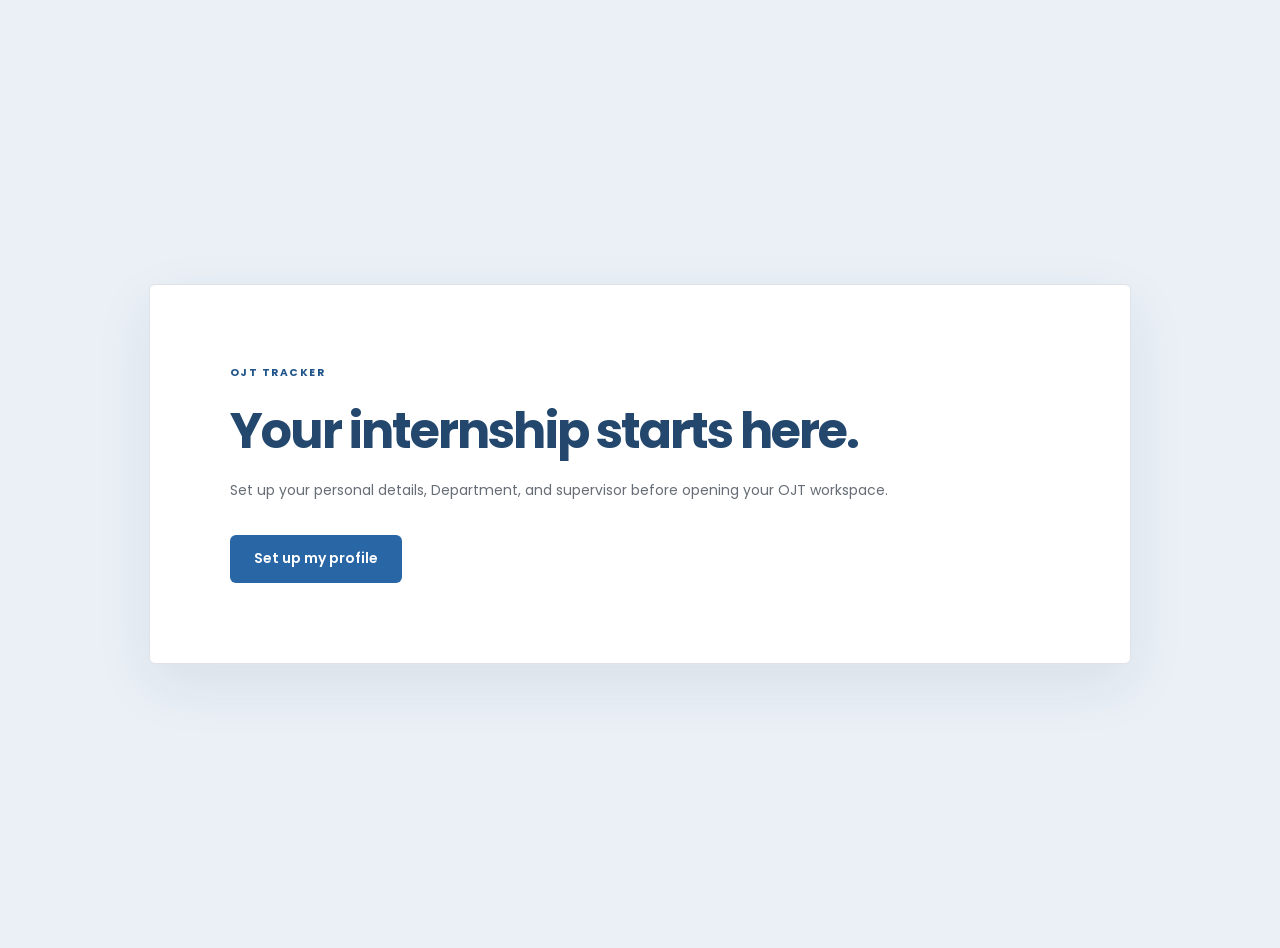
<file: pages/profile.html>
<!DOCTYPE html>
<html lang="en">
<head>
    <script src="../js/app-entry.js"></script>
<meta charset="UTF-8">
<meta name="viewport" content="width=device-width, initial-scale=1, viewport-fit=cover">
<title>Trainee Profile</title>
<link rel="preconnect" href="https://fonts.googleapis.com">
<link href="https://fonts.googleapis.com/css2?family=Poppins:wght@400;500;600;700&display=swap" rel="stylesheet">
<link rel="stylesheet" href="../css/profile.css">
<link rel="stylesheet" href="../css/shared.css">
    <link rel="stylesheet" href="../css/theme.css" />
    <link rel="stylesheet" href="../css/profile-layout.css" />
    <link rel="stylesheet" href="../css/skeleton.css" />
    <script src="../js/skeleton.js"></script>
    <link rel="stylesheet" href="../css/desktop.css" />
    <link rel="manifest" href="../manifest.webmanifest" />
    <meta name="theme-color" content="#234e7a" />
    <script src="../js/offline.js" defer></script>
</head>
<body class="profile-page app-shell">

<div class="device">

  <!-- ============================================================
       HEADER — cover, avatar, name, role, status badge
       ============================================================ -->
  <header class="profile-header">
    <div class="header-top">
      <a class="icon-btn" href="../Home.html" aria-label="Back to Home">
        <svg viewBox="0 0 24 24" fill="none" stroke-linecap="round" stroke-linejoin="round"><path d="M15 18l-6-6 6-6"/></svg>
      </a>
      <h1 class="profile-page-title">Profile</h1>
    </div>

    <div class="avatar-block">
      <div class="identity">
        <h2 data-profile-name>Your profile</h2>
        <p class="role"></p>
        <span class="badge"><span class="dot"></span>Active Trainee</span>
      </div>
    </div>
  </header>

  <!-- ============================================================
       MAIN — scrollable profile body
       ============================================================ -->
  <main class="profile-main">

    <!-- ---------- SECTION: OJT PROGRESS ---------- -->
    <section class="profile-section profile-progress" aria-label="OJT hours progress">
      <div class="section-title"><span class="tick"></span>OJT Progress</div>
      <div class="progress-wrap">
        <div class="progress-ring">
          <div class="ring-label">71%<span>complete</span></div>
        </div>
        <div class="progress-stats">
          <div class="progress-row">
            <span class="p-label"><span class="sw sw-rendered"></span>Rendered</span>
            <span class="p-value">142 hrs</span>
          </div>
          <div class="progress-row">
            <span class="p-label"><span class="sw sw-remaining"></span>Remaining</span>
            <span class="p-value">58 hrs</span>
          </div>
          <div class="progress-row">
            <span class="p-label"><span class="sw sw-required"></span>Required</span>
            <span class="p-value">200 hrs</span>
          </div>
        </div>
      </div>
    </section>

    <!-- ---------- SECTION: PERSONAL & SCHOOL INFO ---------- -->
    <section class="profile-section profile-information" aria-label="Personal and school information">
      <div class="section-title"><span class="tick"></span>Information</div>
      <div class="info-list">
        <div class="info-row">
          <span class="info-icon">
            <svg viewBox="0 0 24 24" fill="none" stroke-linecap="round" stroke-linejoin="round"><rect x="3" y="5" width="18" height="14" rx="2"/><path d="M3 7l9 6 9-6"/></svg>
          </span>
          <div class="info-copy">
            <div class="info-label">Email</div>
            <div class="info-value">juan.delacruz@student.edu.ph</div>
          </div>
        </div>
        <div class="info-row">
          <span class="info-icon">
            <svg viewBox="0 0 24 24" fill="none" stroke-linecap="round" stroke-linejoin="round"><path d="M22 16.9v3a2 2 0 0 1-2.2 2 19.8 19.8 0 0 1-8.6-3 19.5 19.5 0 0 1-6-6 19.8 19.8 0 0 1-3-8.7A2 2 0 0 1 4.1 2h3a2 2 0 0 1 2 1.7c.1.9.3 1.9.6 2.7a2 2 0 0 1-.4 2.1L8.1 9.7a16 16 0 0 0 6 6l1.2-1.2a2 2 0 0 1 2.1-.4c.9.3 1.8.5 2.7.6a2 2 0 0 1 1.9 2.2Z"/></svg>
          </span>
          <div class="info-copy">
            <div class="info-label">Phone</div>
            <div class="info-value">+63 917 123 4567</div>
          </div>
        </div>
        <div class="info-row">
          <span class="info-icon">
            <svg viewBox="0 0 24 24" fill="none" stroke-linecap="round" stroke-linejoin="round"><path d="M22 10 12 4 2 10l10 6 10-6Z"/><path d="M6 12v5c0 1.5 2.7 3 6 3s6-1.5 6-3v-5"/></svg>
          </span>
          <div class="info-copy">
            <div class="info-label">School</div>
            <div class="info-value">University of Mindanao</div>
          </div>
        </div>
        <div class="info-row">
          <span class="info-icon">
            <svg viewBox="0 0 24 24" fill="none" stroke-linecap="round" stroke-linejoin="round"><path d="M3 21h18"/><path d="M5 21V7l7-4 7 4v14"/><path d="M9 9h1M9 13h1M14 9h1M14 13h1M10 21v-4h4v4"/></svg>
          </span>
          <div class="info-copy">
            <div class="info-label">Department</div>
            <div class="info-value">Brightline Software Co.</div>
          </div>
        </div>
      </div>
    </section>

    <!-- ---------- SECTION: SUPERVISOR ---------- -->
    <section class="profile-section profile-supervisor" aria-label="Assigned supervisor">
      <div class="section-title"><span class="tick"></span>Supervisor</div>
      <div class="supervisor-card">
        <div class="sup-copy">
          <div class="sup-name">Maria Reyes</div>
          <div class="sup-role">HR &amp; Training Coordinator</div>
        </div>
        <span class="sup-action" aria-hidden="true">
          <svg viewBox="0 0 24 24" fill="none" stroke-linecap="round" stroke-linejoin="round"><path d="M22 16.9v3a2 2 0 0 1-2.2 2 19.8 19.8 0 0 1-8.6-3 19.5 19.5 0 0 1-6-6 19.8 19.8 0 0 1-3-8.7A2 2 0 0 1 4.1 2h3a2 2 0 0 1 2 1.7c.1.9.3 1.9.6 2.7a2 2 0 0 1-.4 2.1L8.1 9.7a16 16 0 0 0 6 6l1.2-1.2a2 2 0 0 1 2.1-.4c.9.3 1.8.5 2.7.6a2 2 0 0 1 1.9 2.2Z"/></svg>
        </span>
      </div>
    </section>

    <section class="profile-section profile-reset" aria-label="Reset data">
      <div class="section-title">Reset data</div>
      <button type="button" data-reset-test-data>Reset data</button>
      <button type="button" data-delete-all-photos>Delete all photos</button>
      <p data-reset-status role="status"></p>
    </section>
  </main>

  <!-- ============================================================
       BOTTOM TAB BAR
       ============================================================ -->
  <nav class="tab-bar" aria-label="Primary">
    <a class="tab-btn" href="../Home.html">
      <svg viewBox="0 0 24 24" fill="none" stroke-linecap="round" stroke-linejoin="round"><path d="M3 11l9-7 9 7"/><path d="M5 10v9a1 1 0 0 0 1 1h4v-6h4v6h4a1 1 0 0 0 1-1v-9"/></svg>
      <span>Home</span>
    </a>
    <a class="tab-btn" href="./gallery.html">
      <svg viewBox="0 0 24 24" fill="none" stroke-width="2" stroke-linecap="round" stroke-linejoin="round"><rect x="3" y="3" width="18" height="18" rx="3"/><circle cx="8" cy="8" r="1.5"/><path d="m3 17 6-6 4 4 3-3 5 5"/></svg>
      <span>Gallery</span>
    </a>
    <a class="tab-btn" href="./report.html">
      <svg viewBox="0 0 24 24" fill="none" stroke-linecap="round" stroke-linejoin="round"><path d="M7 3h7l4 4v14H7z"/><path d="M14 3v4h4"/></svg>
      <span>Report</span>
    </a>
    <a class="tab-btn active" href="./profile.html" aria-current="page">
      <svg viewBox="0 0 24 24" fill="none" stroke-linecap="round" stroke-linejoin="round"><circle cx="12" cy="8" r="3.2"/><path d="M5 20c1.2-3.6 4-5.5 7-5.5S17.8 16.4 19 20"/></svg>
      <span>Profile</span>
    </a>
  </nav>

</div>

<script src="../js/report-status.js"></script>
<script src="../js/profile.js"></script>
<script src="../js/reset-test-data.js"></script>
<script src="../js/delete-photo-data.js"></script>
<script src="../js/profile-identity.js"></script>
</body>
</html>
</file>
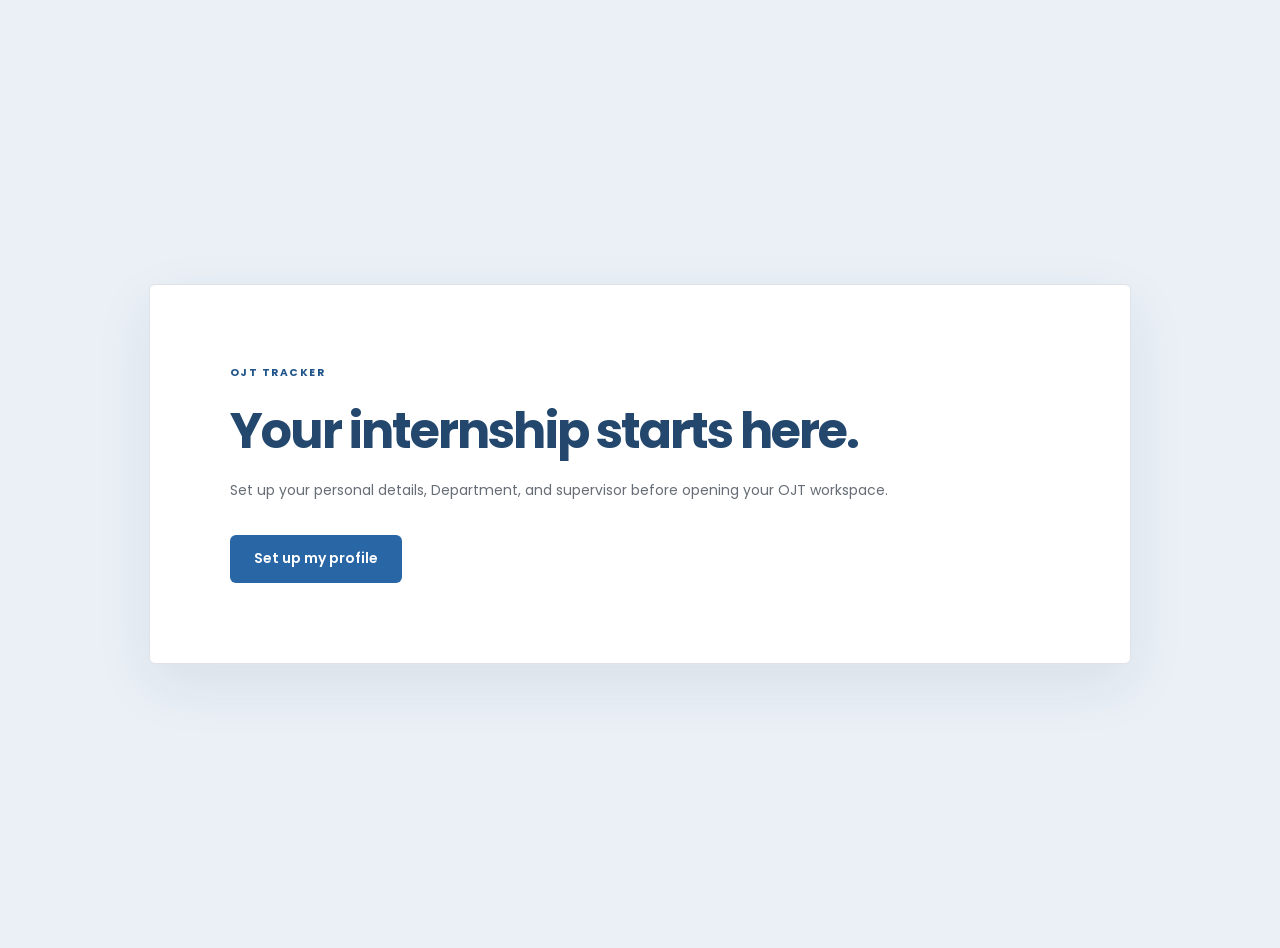
<file: pages/report.html>
<!doctype html>
<html lang="en">
  <head>
    <script src="../js/app-entry.js"></script>
    <meta charset="UTF-8" />
    <meta name="viewport" content="width=device-width, initial-scale=1, viewport-fit=cover" />
    <title>Daily Accomplishment Report</title>
    <link rel="preconnect" href="https://fonts.googleapis.com" />
    <link
      href="https://fonts.googleapis.com/css2?family=Poppins:wght@400;500;600;700&display=swap"
      rel="stylesheet"
    />
    <link rel="stylesheet" href="../css/report.css" />
    <link rel="stylesheet" href="../css/shared.css" />
      <link rel="stylesheet" href="../css/theme.css" />
    <link rel="stylesheet" href="../css/report-time.css" />
    <link rel="stylesheet" href="../css/skeleton.css" />
    <script src="../js/skeleton.js"></script>
    <link rel="stylesheet" href="../css/desktop.css" />
    <link rel="manifest" href="../manifest.webmanifest" />
    <meta name="theme-color" content="#234e7a" />
    <script src="../js/offline.js" defer></script>
</head>
  <body class="app-shell">
    <div class="device">
      <header class="report-header" id="report-header">
        <p class="eyebrow">On-the-Job Training</p>
        <h1>Daily Accomplishment Report</h1>
        <div class="header-fields">
          <div class="field">
            <span class="field-label">NAME</span>
            <p id="field-name" class="report-name" data-profile-name>Your profile</p>
          </div>
          <div class="field">
            <span class="field-label">DATE</span>
            <input type="date" id="field-date" aria-label="Report date" />
          </div>
        </div>
      </header>

      <main class="report-main" id="report-main">
        <section class="report-section" id="time-log" aria-label="Time log">
          <div class="section-title">
            Time Log
          </div>
          <div class="time-columns">
            <div class="time-col">
              <span class="period">AM <span>Morning</span></span>
              <div class="time-row">
                <span class="time-label">Time in</span>
                <input type="text" id="time-am-in" placeholder="7:46" />
              </div>
              <div class="time-row">
                <span class="time-label">Time out</span>
                <input type="text" id="time-am-out" placeholder="11:52" />
              </div>
            </div>
            <div class="time-col">
              <span class="period">PM <span>Afternoon</span></span>
              <div class="time-row">
                <span class="time-label">Time in</span>
                <input type="text" id="time-pm-in" placeholder="12:57" />
              </div>
              <div class="time-row">
                <span class="time-label">Time out</span>
                <input type="text" id="time-pm-out" placeholder="4:45" />
              </div>
            </div>
          </div>
        </section>

        <section class="report-section" id="assigned-tasks" aria-label="Assigned tasks">
          <div class="section-title">
            Assigned Tasks
          </div>
          <textarea
            class="ruled-textarea"
            id="field-tasks"
            rows="4"
            placeholder="Type here..."
          ></textarea>
        </section>

        <section
          class="report-section"
          id="objectives-accomplished"
          aria-label="Objectives accomplished"
        >
          <div class="section-title">
            Objective(s) Accomplished
          </div>
          <textarea
            class="ruled-textarea"
            id="field-objectives"
            rows="4"
            placeholder="Type here..."
          ></textarea>
        </section>

        <section class="report-section" id="hours-summary" aria-label="Hours summary">
          <div class="section-title">
            Hours Summary
          </div>
          <div class="hours-grid">
            <div class="hours-card rendered">
              <span class="hours-label">Rendered</span>
              <input type="text" id="hours-rendered" placeholder="7 hrs 54 mins" />
            </div>
            <div class="hours-card remaining">
              <span class="hours-label">Remaining</span>
              <input type="text" id="hours-remaining" placeholder="174 hrs" />
            </div>
          </div>
        </section>

        <section
          class="report-section"
          id="documentation-output"
          aria-label="Documentation and output photos"
        >
          <div class="section-title">
            Documentation(s) / Output(s)
          </div>

          <div class="add-photo-row" id="add-photo-row">
            <label class="add-photo-btn camera" aria-label="Take photo">
              <span class="icon-badge">
                <svg viewBox="0 0 24 24" fill="none" stroke-linecap="round" stroke-linejoin="round">
                  <path
                    d="M4 8a2 2 0 0 1 2-2h1.5l1-1.5h7l1 1.5H18a2 2 0 0 1 2 2v10a2 2 0 0 1-2 2H6a2 2 0 0 1-2-2Z"
                  />
                  <circle cx="12" cy="13" r="3.5" />
                </svg>
              </span>
              <span class="btn-copy">
                <span class="btn-title">Camera</span>
                <span class="btn-sub">Take a photo</span>
              </span>
              <input type="file" accept="image/*" capture="environment" disabled aria-label="Take a report photo" />
            </label>
            <label class="add-photo-btn upload" aria-label="Upload photo">
              <span class="icon-badge">
                <svg viewBox="0 0 24 24" fill="none" stroke-linecap="round" stroke-linejoin="round">
                  <rect x="3" y="4" width="18" height="16" rx="2" />
                  <path d="M3 15l5-5 4 4 3-3 6 6" />
                  <circle cx="8" cy="9" r="1.4" />
                </svg>
              </span>
              <span class="btn-copy">
                <span class="btn-title">Upload</span>
                <span class="btn-sub">From library</span>
              </span>
              <input type="file" accept="image/*" multiple disabled aria-label="Upload report photos" />
            </label>
          </div>
          <p class="report-photo-hint">
            Design preview: photo upload, labels, and saving will be connected later.
          </p>
          <p class="photo-count" id="photo-count">
            <strong>0</strong>
            photos added
          </p>

          <div class="photo-grid" id="photo-grid">
            <div class="prototype-photo-slot">
              <svg viewBox="0 0 24 24" fill="none" aria-hidden="true">
                <rect x="3" y="3" width="18" height="18" rx="3" />
                <circle cx="8" cy="8" r="1.5" />
                <path d="m3 17 6-6 4 4 3-3 5 5" />
              </svg>
              <span>Photo 1</span>
            </div>
            <div class="prototype-photo-slot">
              <svg viewBox="0 0 24 24" fill="none" aria-hidden="true">
                <rect x="3" y="3" width="18" height="18" rx="3" />
                <circle cx="8" cy="8" r="1.5" />
                <path d="m3 17 6-6 4 4 3-3 5 5" />
              </svg>
              <span>Photo 2</span>
            </div>
            <div class="prototype-photo-slot">
              <svg viewBox="0 0 24 24" fill="none" aria-hidden="true">
                <rect x="3" y="3" width="18" height="18" rx="3" />
                <circle cx="8" cy="8" r="1.5" />
                <path d="m3 17 6-6 4 4 3-3 5 5" />
              </svg>
              <span>Photo 3</span>
            </div>
            <div class="prototype-photo-slot">
              <svg viewBox="0 0 24 24" fill="none" aria-hidden="true">
                <rect x="3" y="3" width="18" height="18" rx="3" />
                <circle cx="8" cy="8" r="1.5" />
                <path d="m3 17 6-6 4 4 3-3 5 5" />
              </svg>
              <span>Photo 4</span>
            </div>
            <div class="prototype-photo-slot">
              <svg viewBox="0 0 24 24" fill="none" aria-hidden="true">
                <rect x="3" y="3" width="18" height="18" rx="3" />
                <circle cx="8" cy="8" r="1.5" />
                <path d="m3 17 6-6 4 4 3-3 5 5" />
              </svg>
              <span>Photo 5</span>
            </div>
            <div class="prototype-photo-slot">
              <svg viewBox="0 0 24 24" fill="none" aria-hidden="true">
                <rect x="3" y="3" width="18" height="18" rx="3" />
                <circle cx="8" cy="8" r="1.5" />
                <path d="m3 17 6-6 4 4 3-3 5 5" />
              </svg>
              <span>Photo 6</span>
            </div>
          </div>
        </section>
      </main>

      <button class="save-fab" id="save-fab" type="button" disabled title="Save report">
        <svg
          viewBox="0 0 24 24"
          fill="none"
          stroke-width="2"
          stroke-linecap="round"
          stroke-linejoin="round"
        >
          <path d="M19 21H5a2 2 0 0 1-2-2V5a2 2 0 0 1 2-2h11l5 5v11a2 2 0 0 1-2 2Z" />
          <path d="M17 21v-8H7v8" />
          <path d="M7 3v5h8" />
        </svg>
        <span id="save-fab-label">Save</span>
      </button>

      <nav class="tab-bar" id="tab-bar" aria-label="Primary">
        <a class="tab-btn" href="../Home.html">
          <svg
            viewBox="0 0 24 24"
            fill="none"
            stroke-width="2"
            stroke-linecap="round"
            stroke-linejoin="round"
          >
            <path d="M3 11l9-7 9 7" />
            <path d="M5 10v9a1 1 0 0 0 1 1h4v-6h4v6h4a1 1 0 0 0 1-1v-9" />
          </svg>
          <span>Home</span>
        </a>
        <a class="tab-btn" href="./gallery.html">
          <svg
            viewBox="0 0 24 24"
            fill="none"
            stroke-width="2"
            stroke-linecap="round"
            stroke-linejoin="round"
          >
            <rect x="3" y="3" width="18" height="18" rx="3" />
            <circle cx="8" cy="8" r="1.5" />
            <path d="m3 17 6-6 4 4 3-3 5 5" />
          </svg>
          <span>Gallery</span>
        </a>
        <a class="tab-btn active" href="./report.html" aria-current="page">
          <svg
            viewBox="0 0 24 24"
            fill="none"
            stroke-width="2"
            stroke-linecap="round"
            stroke-linejoin="round"
          >
            <path d="M7 3h7l4 4v14H7z" />
            <path d="M14 3v4h4" />
          </svg>
          <span>Report</span>
        </a>
        <a class="tab-btn" href="./profile.html">
          <svg
            viewBox="0 0 24 24"
            fill="none"
            stroke-width="2"
            stroke-linecap="round"
            stroke-linejoin="round"
          >
            <circle cx="12" cy="8" r="3.2" />
            <path d="M5 20c1.2-3.6 4-5.5 7-5.5S17.8 16.4 19 20" />
          </svg>
          <span>Profile</span>
        </a>
      </nav>
    </div>
    <dialog id="report-saved" aria-labelledby="report-saved-title">
      <h2 id="report-saved-title">Report saved</h2>
      <p>Your report and photos are saved on this device.</p>
      <form method="dialog"><button class="gallery-button" type="submit">Done</button></form>
    </dialog>
    <dialog id="report-empty" aria-labelledby="report-empty-title" aria-describedby="report-empty-description">
      <h2 id="report-empty-title">Nothing to save yet</h2>
      <p id="report-empty-description">Add a time log, assigned task, accomplishment, or photo before saving your report.</p>
      <form method="dialog"><button type="submit" autofocus>Okay</button></form>
    </dialog>
    <script src="../js/report-status.js"></script>
    <script src="../js/report.js"></script>
    <dialog id="report-camera" aria-labelledby="report-camera-title">
      <div class="report-camera-heading"><h2 id="report-camera-title">Take a photo</h2><button type="button" data-close-camera aria-label="Close camera">&#215;</button></div>
      <video autoplay playsinline muted aria-label="Camera preview"></video>
      <img class="camera-captured-preview" alt="Captured photo for confirmation" hidden />
      <p role="status"></p>
      <div class="report-camera-actions">
        <button type="button" data-take-photo disabled>Take photo</button>
        <button type="button" data-retake-photo hidden>Retake</button>
        <button type="button" data-use-photo hidden>Use photo</button>
      </div>
    </dialog>
    <script src="../js/report-camera.js"></script>
  <script src="../js/profile-identity.js"></script>
</body>
</html>
</file>
<file: css/shared.css>
:root {
  --font-body: "Poppins", ui-sans-serif, system-ui, sans-serif;
  --font-display: "Poppins", ui-sans-serif, system-ui, sans-serif;
}
body {
  font-family: var(--font-body);
}
input,
textarea,
select,
button {
  font-family: inherit;
}
:root {
  --nav-background: #234e7a;
  --nav-active: #dcecff;
  --nav-text: #e8ebef;
  --nav-active-text: #24486d;
}
/* Shared responsive layout for the OJT screens. */
.prototype-note {
  font-size: 0.8rem;
  line-height: 1.6;
  color: #c7cdd5;
  margin: 18px 0 0;
}
.prototype-photo-slot {
  aspect-ratio: 3 / 4;
  border: 1.5px dashed #c7ceda;
  border-radius: 0;
  display: flex;
  flex-direction: column;
  align-items: center;
  justify-content: center;
  gap: 12px;
  color: #666d76;
  background: #f3f4f6;
  font-size: 0.75rem;
}
.prototype-photo-slot svg {
  width: 28px;
  height: 28px;
  stroke: #7092b6;
  stroke-width: 1.5;
}
button:disabled {
  cursor: default;
}
.save-fab:disabled {
  opacity: 0.55;
  box-shadow: none;
}
.add-photo-btn:has(input:disabled) {
  opacity: 0.6;
  cursor: default;
}
@media screen {
  html {
    -webkit-text-size-adjust: 100%;
    scroll-padding-top: 24px;
  }
  body {
    background: #f3f3ed;
    min-height: 100vh;
    min-height: 100dvh;
  }
  .device {
    width: 100%;
    max-width: 1200px;
    min-height: 100vh;
    min-height: 100dvh;
    margin: 0 auto;
    border: 0;
    border-radius: 0;
    box-shadow: 0 0 60px rgba(16, 40, 73, 0.06);
    overflow: visible;
  }
  .app-header,
  .report-header,
  .profile-header,
  .setup-header {
    padding: calc(24px + env(safe-area-inset-top, 0px)) clamp(20px, 4vw, 48px) 28px;
  }
  .app-main,
  .report-main,
  .profile-main {
    padding: 24px clamp(16px, 4vw, 48px) 120px;
    overflow: visible;
  }
  .card,
  .report-section,
  .profile-section {
    min-width: 0;
    box-shadow: 0 5px 18px rgba(16, 40, 73, 0.035);
    border-color: #e0e6ef;
  }
  .section-head {
    flex-wrap: wrap;
    gap: 8px;
  }
  .brand-text h1,
  .identity h1,
  .info-value,
  .s-value {
    overflow-wrap: anywhere;
  }
  .tab-bar {
    position: fixed;
    left: 50%;
    right: auto;
    bottom: 0;
    transform: translateX(-50%);
    width: 100%;
    max-width: 1200px;
    z-index: 20;
    padding: 0 env(safe-area-inset-right, 0px) env(safe-area-inset-bottom, 0px)
      env(safe-area-inset-left, 0px);
    background: var(--nav-background);
    border-top: 1px solid #d4dfe5;
    gap: 0;
    box-shadow: 0 -4px 24px rgba(16, 40, 73, 0.06);
  }
  .tab-btn {
    flex: 1;
    min-width: 0;
    min-height: 48px;
    border-radius: 0;
    text-decoration: none;
    justify-content: center;
    font-family: inherit;
  }
  .tab-bar .tab-btn {
    color: var(--nav-text);
    min-height: 60px;
  }
  .tab-bar .tab-btn.active {
    background: var(--nav-active);
    color: var(--nav-active-text);
  }
  .tab-bar .tab-btn svg {
    stroke: currentColor;
  }
  .tab-bar .tab-btn:hover {
    background: #326493;
  }
  .tab-bar .tab-btn.active:hover {
    background: #c8ddf4;
  }
  .tab-bar .tab-btn:focus-visible {
    outline: 3px solid white;
    outline-offset: -5px;
  }
  .tab-btn span {
    font-size: 0.75rem;
  }
  button,
  .add-photo-btn,
  .chip {
    touch-action: manipulation;
  }
  button,
  .icon-btn,
  .sup-action,
  .slot-clear {
    min-height: 44px;
    min-width: 44px;
  }
  input:not([type="file"]),
  textarea,
  select {
    font-size: 16px;
    max-width: 100%;
  }
  :is(button, a, input, textarea, select):focus-visible {
    outline: 3px solid #537fbe;
    outline-offset: 4px;
  }
  .progress-stats,
  .log-info,
  .field {
    min-width: 0;
  }
  .stat-line {
    gap: 12px;
    flex-wrap: wrap;
  }
  .add-photo-row,
  .toggle-row {
    flex-wrap: wrap;
  }
  .add-photo-btn {
    flex: 1 1 150px;
  }
  .save-fab {
    position: fixed;
    right: max(20px, calc((100vw - 1160px) / 2));
    bottom: calc(88px + env(safe-area-inset-bottom, 0px));
    transform: none;
    z-index: 21;
  }
  .save-fab:active {
    transform: scale(0.96);
  }
  .save-toast {
    position: fixed;
    bottom: calc(150px + env(safe-area-inset-bottom, 0px));
    max-width: calc(100% - 32px);
    white-space: normal;
    text-align: center;
    z-index: 22;
  }
  .setup-main {
    width: 100%;
    max-width: 720px;
    margin: 0 auto;
    padding: 36px 24px;
    overflow: visible;
  }
  .setup-footer {
    margin-top: auto;
    padding: 20px max(24px, calc((100% - 672px) / 2)) calc(20px + env(safe-area-inset-bottom, 0px));
  }
  .setup-footer .btn {
    min-height: 52px;
  }
  .summary-row {
    gap: 20px;
  }
  .summary-row .s-value {
    min-width: 0;
  }
  .welcome-page {
    margin: 0;
    font-family: var(--font-body);
    color: #24486d;
    display: grid;
    place-items: center;
    padding: 24px;
  }
  .welcome-card {
    width: 100%;
    max-width: 820px;
    background: white;
    border: 1px solid #e0e6ef;
    border-radius: 0;
    padding: clamp(28px, 7vw, 80px);
    box-shadow: 0 20px 60px rgba(16, 40, 73, 0.08);
  }
  .welcome-card::before {
    content: "OJT TRACKER";
    display: block;
    color: #21558a;
    font-size: 0.75rem;
    font-weight: 700;
    letter-spacing: 0.14em;
    margin-bottom: 24px;
  }
  .welcome-card h1 {
    font-size: clamp(2rem, 5vw, 3.5rem);
    line-height: 1.1;
    letter-spacing: -0.04em;
    margin: 0 0 20px;
  }
  .welcome-card p {
    color: #666d76;
    line-height: 1.7;
    margin-bottom: 32px;
    overflow-wrap: anywhere;
  }
  .welcome-card a {
    display: inline-flex;
    align-items: center;
    min-height: 48px;
    padding: 0 24px;
    background: #2866a5;
    color: white;
    border-radius: 0;
    text-decoration: none;
    font-weight: 600;
  }
  @media (min-width: 768px) {
    .app-main,
    .profile-main,
    .report-main {
      display: grid;
      grid-template-columns: repeat(2, minmax(0, 1fr));
      gap: 24px;
      align-content: start;
      align-items: start;
    }
    .card,
    .report-section,
    .profile-section {
      margin-bottom: 0;
      padding: 28px;
    }
    #hero-clock {
      min-height: 250px;
      display: flex;
      flex-direction: column;
      justify-content: space-between;
    }
    .clock-time {
      font-size: clamp(3rem, 5vw, 4.3rem);
    }
    #logs-recent {
      grid-column: 1 / -1;
    }
    .log-item {
      padding: 18px 0;
    }
    .brand-text h1 {
      font-size: 1.4rem;
    }
    .report-header h1 {
      font-size: 1.8rem;
    }
    .header-fields {
      max-width: 720px;
    }
    .tab-bar {
      justify-content: stretch;
      gap: 0;
    }
    .tab-btn {
      flex: 1;
      flex-direction: row;
      gap: 10px;
      padding: 12px 20px;
    }
    .tab-btn span {
      font-size: 0.85rem;
    }
  }
  @media (max-width: 380px) {
    #progress-hours .progress-layout,
    .progress-wrap {
      flex-direction: column;
      align-items: stretch;
    }
    .ring-wrap {
      align-self: center;
    }
    .progress-ring {
      align-self: center;
    }
    .clock-time {
      font-size: 2.5rem;
    }
    .card,
    .report-section,
    .profile-section {
      padding: 16px;
    }
    .time-col,
    .hours-card {
      min-width: 0;
      flex-basis: 100%;
    }
    .summary-row {
      flex-wrap: wrap;
      gap: 6px;
    }
  }
}
@media (prefers-reduced-motion: reduce) {
  *,
  *::before,
  *::after {
    animation: none !important;
    transition: none !important;
    scroll-behavior: auto !important;
  }
}

.progress-ring {
  border-radius: 50%;
}

/* Laptop and desktop navigation uses a full-height sidebar. */
@media screen and (min-width: 1024px) {
  .app-shell .device {
    max-width: none;
    padding-left: 232px;
    box-shadow: none;
  }
  .app-shell .tab-bar {
    position: fixed;
    top: 0;
    bottom: 0;
    left: 0;
    right: auto;
    transform: none;
    width: 232px;
    max-width: none;
    height: 100vh;
    height: 100dvh;
    display: flex;
    flex-direction: column;
    justify-content: flex-start;
    align-items: stretch;
    padding: 32px 0 24px;
    border: 0;
    border-right: 1px solid #37628d;
    box-shadow: none;
    overflow-y: auto;
  }
  .app-shell .tab-bar::before {
    content: "OJT TRACKER";
    display: block;
    padding: 12px 28px 36px;
    color: white;
    font-size: 1rem;
    font-weight: 700;
    letter-spacing: 0.1em;
  }
  .app-shell .tab-bar .tab-btn {
    flex: 0 0 auto;
    flex-direction: row;
    justify-content: flex-start;
    gap: 14px;
    min-height: 60px;
    padding: 18px 28px;
  }
  .app-shell .tab-btn span {
    font-size: 0.9rem;
  }
  .app-shell .tab-btn svg {
    flex-shrink: 0;
  }
  .app-shell :is(.app-main, .report-main, .profile-main, .gallery-main) {
    padding-bottom: 48px;
  }
  .app-shell .save-fab {
    right: 28px;
    bottom: 24px;
  }
  .app-shell .save-toast {
    left: calc(50% + 116px);
    bottom: 90px;
  }
}

/* Match all page headers to the shared navigation palette. */
@media screen {
  .device > :is(.app-header, .report-header, .profile-header, .setup-header, .gallery-header) {
    background: var(--nav-background);
    color: var(--nav-text);
  }
}

/* Compact workspace proportions for laptops and desktop monitors. */
@media screen and (min-width: 1024px) {
  html {
    font-size: 14px;
  }

  .app-shell .device {
    padding-left: 200px;
  }

  .app-shell .tab-bar {
    width: 200px;
    padding-top: 20px;
  }

  .app-shell .tab-bar::before {
    padding: 10px 22px 26px;
  }

  .app-shell .tab-bar .tab-btn {
    min-height: 48px;
    padding: 12px 22px;
    gap: 12px;
  }

  .app-shell .tab-btn svg {
    width: 18px;
    height: 18px;
  }

  .app-shell .device > :is(.app-header, .report-header, .profile-header, .gallery-header),
  .prototype-setup .setup-header {
    padding: 20px 28px;
  }

  .app-shell :is(.app-main, .report-main, .profile-main, .gallery-main) {
    width: 100%;
    max-width: 1280px;
    margin: 0 auto;
    padding: 20px 28px 40px;
    gap: 18px;
  }

  .app-shell :is(.card, .report-section, .profile-section, .gallery-day, .gallery-toolbar) {
    padding: 20px;
  }

  .app-shell #hero-clock {
    min-height: 190px;
  }

  .app-shell .clock-time {
    font-size: 3.2rem;
  }

  .app-shell .log-item {
    padding: 12px 0;
  }

  .app-shell .section-head {
    margin-bottom: 12px;
  }

  .app-shell .profile-header .avatar-block {
    margin-top: 18px;
    gap: 16px;
  }

  .app-shell .profile-header .avatar {
    width: 64px;
    height: 64px;
    font-size: 1.5rem;
  }

  .app-shell .profile-header .identity h1 {
    font-size: 1.6rem;
  }

  .app-shell .profile-main .progress-ring {
    width: 100px;
    height: 100px;
  }

  .app-shell .profile-main .section-title {
    margin-bottom: 16px;
  }

  .app-shell .profile-main .info-row {
    padding: 12px 0;
  }

  .app-shell .gallery-header h1 {
    font-size: 1.8rem;
  }

  .app-shell .gallery-subnav {
    margin-bottom: 20px;
  }

  .app-shell .gallery-subnav a {
    min-height: 48px;
    padding: 10px;
  }

  .app-shell .gallery-section-intro,
  .app-shell .gallery-day {
    margin-bottom: 20px;
  }

  .app-shell .gallery-grid {
    gap: 14px;
  }

  .app-shell .gallery-photo img,
  .app-shell .prototype-gallery-image {
    height: 180px;
    aspect-ratio: auto;
  }

  .app-shell .gallery-photo figcaption {
    padding: 10px 12px;
  }

  .app-shell.gallery-upload-page .upload-photo-fields {
    padding: 16px;
    gap: 18px;
  }

  .app-shell input:not([type="file"]),
  .app-shell textarea,
  .app-shell select,
  .prototype-setup .text-input {
    font-size: 14px;
  }

  .app-shell.gallery-upload-page .upload-photo-fields input {
    min-height: 44px;
    margin-top: 8px;
  }

  .prototype-setup .setup-form-main {
    max-width: 880px;
    padding: 28px 24px;
  }

  .prototype-setup .setup-form-section {
    padding: 24px;
    margin-bottom: 18px;
  }

  .prototype-setup .setup-field-grid {
    gap: 18px;
  }

  .app-shell .save-toast {
    left: calc(50% + 100px);
  }
}
</file>
<file: css/theme.css>
/* Shared blue palette with white surfaces and light blue-gray backgrounds. */
.end-date-note { display: block; margin-top: 3px; color: #718095; font-size: 0.6rem; font-weight: 400; }
.setup-profile-form [data-other-field][hidden] { display: none; }
.setup-profile-form [data-other-field]:not([hidden]) { display: grid; gap: 8px; margin-top: 10px; }
.ph-phone-field { display: flex; align-items: stretch; gap: 8px; }
.ph-phone-field > input[readonly] { flex: 0 0 64px; width: 64px; min-width: 0; padding: 12px 8px; border: 1px solid #c5d5e7; border-radius: 4px; background: #eaf2fc; color: #24486d; font: inherit; text-align: center; }
.ph-phone-field > input[type="tel"] { flex: 1; width: 100%; min-width: 0; }
.onboarding-field-error { margin: 6px 0 0; color: #b42318; font-size: 0.75rem; line-height: 1.5; }
.setup-profile-form [aria-invalid="true"] { border-color: #b42318; }
.clock-loc .onsite-status { color: #ffe08a; font-weight: 700; }
#progress-hours #ring-fg { stroke: url(#hours-rainbow); }
#app-header #greeting { color: #ffe08a; font-weight: 600; }
.greeting-emoji { display: inline-block; margin-left: 3px; font-size: 1.15em; transform-origin: 70% 75%; animation: greeting-wave 2.2s ease-in-out infinite; }
@keyframes greeting-wave {
  0%, 60%, 100% { transform: rotate(0deg); }
  15%, 35% { transform: rotate(18deg); }
  25%, 45% { transform: rotate(-10deg); }
}
@media (prefers-reduced-motion: reduce) { .greeting-emoji { animation: none; } }
.home-logs-view-all { margin-left: auto; padding: 8px 0; color: #21558a; text-decoration: none; font-size: 0.8rem; font-weight: 600; }
.home-logs-view-all:hover { text-decoration: underline; }
.all-report-logs { grid-column: 1 / -1; }
.home-report-link { display: flex; align-items: center; gap: 14px; width: 100%; color: inherit; text-decoration: none; border-radius: 4px; }
.home-report-link .log-info { flex: 1; }
.home-report-link:hover .log-day { color: #2866a5; }
.report-completion { display: inline-block; margin-top: 6px; padding: 3px 7px; border-radius: 4px; font-size: 0.65rem; line-height: 1.5; }
.report-completion.complete { background: transparent; color: #237344; padding-left: 0; padding-right: 0; }
.report-completion.incomplete { background: transparent; color: #b42318; padding-left: 0; padding-right: 0; }
.home-reports-empty { padding: 20px 0; color: #667588; font-size: 0.85rem; list-style: none; }
.report-time-picker { display: flex; align-items: center; gap: 5px; min-width: 0; }
.report-time-picker select { width: 66px; min-width: 0; min-height: 40px; padding: 6px 3px; border: 1px solid #c5d5e7; border-radius: 4px; background: white; color: #24486d; font: inherit; }
.report-time-period { font-size: 0.7rem; font-weight: 700; color: #21558a; }
#time-log input[hidden] { display: none; }
.report-name { margin: 0; padding: 6px 0; font-size: 1rem; line-height: 1.5; overflow-wrap: anywhere; color: white; }
#report-saved { width: min(400px, calc(100% - 32px)); margin: auto; padding: 24px; border: 1px solid #d4e0ed; border-radius: 6px; color: #24486d; }
#report-saved::backdrop { background: rgb(15 30 48 / 60%); }
#report-saved h2 { font-size: 1.2rem; margin-bottom: 12px; }
#report-saved p { margin-bottom: 20px; line-height: 1.6; }
#report-saved button { border: 0; border-radius: 4px; padding: 10px 20px; background: #2866a5; color: white; font: inherit; }
#photo-grid .photo-slot img { width: 100%; height: 100%; object-fit: cover; }
#photo-grid .slot-clear { color: white; font-size: 1.2rem; }
.calendar-toolbar { display: flex; align-items: center; justify-content: space-between; gap: 12px; margin: 16px 0; }
.calendar-toolbar h3 { font-size: 1rem; color: #24486d; }
.calendar-arrow, .calendar-today { border: 1px solid #d4e0ed; border-radius: 4px; background: white; color: #21558a; cursor: pointer; }
.calendar-arrow { width: 44px; height: 44px; font-size: 1.6rem; }
.calendar-today { padding: 8px 12px; font-size: 0.75rem; }
.calendar-arrow:hover, .calendar-today:hover { background: #e5effb; }
.calendar-weekdays, .calendar-days { display: grid; grid-template-columns: repeat(7, minmax(0, 1fr)); text-align: center; gap: 4px; }
.calendar-weekdays { font-size: 0.65rem; color: #6c7480; margin-bottom: 10px; }
.calendar-date { display: grid; place-items: center; min-height: 36px; border-radius: 4px; color: #303b48; font-size: 0.8rem; }
.calendar-date.outside-month { color: #737d8a; background: #f5f7f9; }
.calendar-date.is-today { color: white; background: #2866a5; font-weight: 700; }
@media screen and (min-width: 768px) {
  .app-shell .home-calendar { grid-column: 2; grid-row: 1 / 3; max-width: 100%; }
  .app-shell #hero-clock { grid-column: 1; grid-row: 1; }
  .app-shell #progress-hours { grid-column: 1; grid-row: 2; }
  .home-calendar .calendar-date { min-height: 44px; }
}
@media screen {
  :root,
  body.gallery-upload-page {
    --nav-background: #234e7a;
    --nav-text: #dbe8f5;
    --nav-active: #dcecff;
    --nav-active-text: #173f6b;
    --upload-accent: #2866a5;
    --upload-muted: #666d76;
    --upload-border: #dfe2e6;
  }

  body,
  body.gallery-upload-page {
    background: #eaf0f6;
    color: #282c32;
  }

  .device,
  .gallery-upload-page .device {
    background: #f3f6fa;
  }

  .device > :is(.app-header, .report-header, .profile-header, .setup-header, .gallery-header) {
    padding: calc(12px + env(safe-area-inset-top, 0px)) clamp(16px, 4vw, 28px) 12px;
    background: #234e7a;
    color: #ffffff;
    border-color: #dfe2e6;
  }

  .device > :is(.app-header, .report-header, .profile-header, .setup-header, .gallery-header) h1 {
    font-size: 1.35rem;
    line-height: 1.3;
    margin: 0;
  }

  .device > :is(.app-header, .report-header, .profile-header, .setup-header) .eyebrow {
    font-size: 0.65rem;
    margin-bottom: 4px;
  }

  .device > .profile-header .avatar-block {
    margin-top: 12px;
    gap: 12px;
  }

  .device > .profile-header .avatar {
    width: 48px;
    height: 48px;
    font-size: 1.2rem;
  }

  .device > .report-header .header-fields {
    margin-top: 12px;
    gap: 12px;
  }

  .tab-bar,
  .gallery-upload-page .tab-bar {
    background: var(--nav-background);
    border-color: #37628d;
  }

  .app-shell .tab-bar::before,
  .gallery-upload-page.app-shell .tab-bar::before {
    color: #f3f4f6;
  }

  .tab-bar .tab-btn:hover,
  .gallery-upload-page .tab-bar .tab-btn:hover {
    background: #326493;
    color: #ffffff;
  }

  .tab-bar .tab-btn.active:hover,
  .gallery-upload-page .tab-bar .tab-btn.active:hover {
    background: #c6dfff;
    color: #173f6b;
  }

  .gallery-upload-page .tab-bar .tab-btn.active {
    background: var(--nav-active);
    color: var(--nav-active-text);
    box-shadow: none;
  }

  body.app-shell .tab-bar .tab-btn {
    position: relative;
    font-weight: 500;
    transition: background 160ms ease, color 160ms ease;
  }

  body.app-shell .tab-bar .tab-btn.active {
    font-weight: 700;
  }

  body.app-shell .tab-bar .tab-btn svg {
    width: 20px;
    height: 20px;
    stroke-width: 1.8;
  }

  body.app-shell .tab-bar .tab-btn:focus-visible {
    outline: 2px solid #dcecff;
    outline-offset: -3px;
  }

  :is(.card, .report-section, .profile-section, .gallery-day, .gallery-toolbar, .setup-form-section, .welcome-card) {
    border-color: #dfe2e6;
    border-radius: 6px;
  }

  .device .gallery-subnav {
    padding: 0;
    gap: 8px;
    background: transparent;
    border: 0;
    border-bottom: 1px solid #dfe2e6;
    border-radius: 0;
    box-shadow: none;
  }

  .device .gallery-subnav a {
    position: relative;
    min-height: 48px;
    padding: 12px 16px;
    border-radius: 6px 6px 0 0;
    color: #626a75;
    font-size: 0.8rem;
    font-weight: 500;
    text-transform: none;
    letter-spacing: 0;
    transition: background 160ms ease, color 160ms ease;
  }

  .device .gallery-subnav a:hover {
    background: #f0f2f4;
    color: #21558a;
  }

  .device .gallery-subnav a[aria-current="page"],
  .device .gallery-subnav a[aria-current="page"]:hover {
    background: #e5effb;
    color: #21558a;
    font-weight: 700;
  }

  .device .gallery-subnav a[aria-current="page"]::after {
    content: "";
    position: absolute;
    bottom: -1px;
    left: 12px;
    right: 12px;
    height: 3px;
    border-radius: 3px 3px 0 0;
    background: #2866a5;
  }

  .device .gallery-subnav a:focus-visible {
    outline: 2px solid #2866a5;
    outline-offset: -3px;
  }

  .gallery-button,
  .welcome-card a {
    border-radius: 6px;
  }

  :is(a, button, input, textarea, select):focus-visible {
    outline-color: #2866a5;
  }
}

@media screen and (max-width: 600px) {
  .device .gallery-subnav {
    gap: 0;
  }

  .device .gallery-subnav a {
    min-height: 56px;
    padding: 10px 5px;
    font-size: 0.68rem;
    line-height: 1.4;
  }
}

@media screen and (min-width: 1024px) {
  body.app-shell .tab-bar {
    top: 0;
    bottom: 0;
    left: 0;
    width: 200px;
    height: auto;
    padding: 22px 10px;
    gap: 10px;
    border: 0;
    border-right: 1px solid #37628d;
    border-radius: 0;
    box-shadow: none;
  }

  .app-shell .tab-bar::before {
    padding: 10px 10px 30px;
    margin-bottom: 14px;
    border-bottom: 1px solid #4b7399;
    font-size: 0.85rem;
    letter-spacing: 0.08em;
  }

  body.app-shell .tab-bar .tab-btn {
    min-height: 52px;
    padding: 14px 12px;
    border-radius: 6px;
  }

  body.app-shell .tab-bar .tab-btn.active::after {
    content: "";
    position: absolute;
    right: 9px;
    width: 4px;
    height: 20px;
    background: #2866a5;
    border-radius: 4px;
  }
}

@media screen and (max-width: 1023px) {
  body.app-shell .device {
    padding-left: 0;
  }

  body.app-shell .tab-bar {
    position: fixed;
    top: auto;
    left: 50%;
    right: auto;
    bottom: 0;
    transform: translateX(-50%);
    width: 100%;
    max-width: none;
    height: auto;
    display: flex;
    flex-direction: row;
    justify-content: space-between;
    padding: 6px env(safe-area-inset-right, 0px) calc(6px + env(safe-area-inset-bottom, 0px)) env(safe-area-inset-left, 0px);
    gap: 4px;
    border: 0;
    border-top: 1px solid #37628d;
    border-radius: 0;
    box-shadow: none;
    overflow: visible;
  }

  body.app-shell .tab-bar::before {
    display: none;
  }

  body.app-shell .tab-bar .tab-btn {
    flex: 1 1 0;
    min-height: 56px;
    padding: 8px 4px;
    flex-direction: column;
    gap: 5px;
    border-radius: 6px;
  }

  body.app-shell .tab-bar .tab-btn span {
    font-size: 0.68rem;
  }

  body.app-shell :is(.app-main, .gallery-main, .report-main, .profile-main) {
    padding-bottom: calc(120px + env(safe-area-inset-bottom, 0px));
  }

  body.app-shell .save-toast {
    left: 50%;
    max-width: calc(100% - 32px);
  }
}
</file>
<file: css/skeleton.css>
.page-skeleton { display: none; }
.app-loading-overlay {
  position: fixed;
  inset: 0;
  z-index: 1000;
  display: flex;
  flex-direction: column;
  align-items: center;
  justify-content: center;
  gap: 18px;
  background: rgb(243 246 250 / 97%);
  color: #24486d;
}
.app-loading-overlay[hidden] { display: none; }
.app-loading-overlay p { margin: 0; font-size: 0.85rem; font-weight: 500; }
.app-loading-spinner { width: 38px; height: 38px; border: 3px solid #d4e0ed; border-top-color: #2866a5; border-radius: 50%; animation: app-loading-spin 0.8s linear infinite; }
.page-loading::before { content: ""; position: fixed; top: 0; left: 0; right: 0; height: 3px; z-index: 999; background: #2866a5; transform-origin: left; animation: app-loading-bar 1.5s ease-in-out infinite; }
@keyframes app-loading-spin { to { transform: rotate(360deg); } }
@keyframes app-loading-bar { 0% { transform: scaleX(0.1); opacity: 0.5; } 70% { transform: scaleX(0.85); opacity: 1; } 100% { transform: scaleX(1); opacity: 0.3; } }
@media (prefers-reduced-motion: reduce) { .app-loading-spinner, .page-loading::before { animation: none; } }
@media print { .app-loading-overlay, .page-loading::before { display: none !important; } }
.page-loading main { position: relative; }
.page-loading main > :not(.page-skeleton):not(.skeleton-announcement) {
  visibility: hidden;
  pointer-events: none;
}
.page-loading main > .page-skeleton {
  display: block;
  position: absolute;
  inset: 24px;
  z-index: 1;
  overflow: hidden;
}
.skeleton-block {
  display: block;
  position: relative;
  overflow: hidden;
  border-radius: 4px;
  background: #e2e8f0;
}
.skeleton-block::after {
  content: "";
  position: absolute;
  inset: 0;
  transform: translateX(-100%);
  background: linear-gradient(90deg, transparent, rgb(255 255 255 / 55%), transparent);
  animation: skeleton-shimmer 1.5s ease-in-out infinite;
}
.skeleton-heading { margin-bottom: 26px; }
.skeleton-line { height: 12px; width: 90%; margin-bottom: 12px; }
.skeleton-line.title { height: 24px; width: min(60%, 280px); }
.skeleton-line.subtitle { width: min(80%, 390px); }
.skeleton-line.short { width: 45%; }
.skeleton-content { display: grid; grid-template-columns: repeat(2, minmax(0, 1fr)); gap: 20px; }
.skeleton-panel { padding: 24px; border: 1px solid #e1e7ee; border-radius: 6px; background: #fff; }
.skeleton-field { height: 44px; margin-top: 18px; }
.skeleton-image { width: 100%; aspect-ratio: 4 / 3; margin-bottom: 14px; }
[data-layout="gallery"] .skeleton-content { grid-template-columns: repeat(3, minmax(0, 1fr)); }
[data-layout="document"] .skeleton-content { grid-template-columns: repeat(4, minmax(0, 1fr)); padding: 20px; background: white; }
[data-layout="upload"] .skeleton-content, [data-layout="welcome"] .skeleton-content { grid-template-columns: 1fr; }
.skeleton-announcement { position: absolute; width: 1px; height: 1px; padding: 0; overflow: hidden; clip-path: inset(50%); white-space: nowrap; }
@keyframes skeleton-shimmer { to { transform: translateX(100%); } }
@media (max-width: 600px) {
  .page-loading main > .page-skeleton { inset: 20px 16px; }
  .skeleton-content { grid-template-columns: 1fr; gap: 14px; }
  [data-layout="gallery"] .skeleton-content { grid-template-columns: repeat(2, minmax(0, 1fr)); }
}
@media (prefers-reduced-motion: reduce) { .skeleton-block::after { animation: none; display: none; } }
@media print {
  .page-skeleton, .skeleton-announcement { display: none !important; }
  .page-loading main > :not(.page-skeleton):not(.skeleton-announcement) { visibility: visible; }
}
</file>
<file: css/desktop.css>
/* Larger-screen workspace; mobile navigation keeps its own layout. */
@media screen and (min-width: 1024px) {
  body.app-shell { --desktop-sidebar: 224px; }
  body.app-shell .device {
    padding-left: var(--desktop-sidebar);
    background: #f3f6fa;
  }
  body.app-shell .tab-bar {
    width: var(--desktop-sidebar);
    padding: 24px 14px;
    gap: 8px;
    background: #1d4269;
    border-right: 1px solid #31567c;
  }
  body.app-shell .tab-bar::before {
    content: "OJT TRACKER";
    padding: 14px 12px 28px;
    margin-bottom: 18px;
    border-bottom: 1px solid #3a5c80;
    color: white;
    font-size: 0.95rem;
    font-weight: 700;
    letter-spacing: 0.1em;
  }
  body.app-shell .tab-bar::after {
    content: "YOUR INTERNSHIP WORKSPACE";
    margin-top: auto;
    padding: 24px 12px 8px;
    color: #adc6e1;
    font-size: 0.58rem;
    line-height: 1.8;
    letter-spacing: 0.12em;
  }
  body.app-shell .tab-bar .tab-btn {
    min-height: 48px;
    padding: 13px 14px;
    gap: 13px;
    color: #cfdef0;
    border: 1px solid transparent;
    border-radius: 5px;
  }
  body.app-shell .tab-bar .tab-btn.active {
    color: white;
    background: #32689e;
    border-color: #4c7eb2;
    box-shadow: none;
  }
  body.app-shell .tab-bar .tab-btn.active::after { background: #a6d4ff; height: 16px; width: 3px; }
  body.app-shell .tab-bar .tab-btn:hover { color: white; background: #2a557f; }
  body.app-shell .tab-bar .tab-btn.active:hover { background: #3973ac; }
  body.app-shell .tab-bar .tab-btn svg { width: 19px; height: 19px; }
  body.app-shell .device > :is(.app-header, .report-header, .profile-header, .gallery-header) {
    padding-right: clamp(28px, 3vw, 52px);
    padding-left: clamp(28px, 3vw, 52px);
    border-bottom: 1px solid #315c87;
  }
  body.app-shell :is(.app-main, .gallery-main, .report-main, .profile-main) {
    max-width: 1240px;
    margin: 0 auto;
    padding: 28px clamp(24px, 3vw, 48px) 48px;
    gap: 22px;
  }
  body.app-shell :is(.card, .report-section, .profile-section) {
    padding: 24px;
    border-color: #dce5ef;
    border-radius: 6px;
    box-shadow: 0 2px 5px rgb(30 65 105 / 3%);
  }
  body.app-shell .section-head { margin-bottom: 18px; }
  body.app-shell .gallery-subnav { margin-bottom: 28px; }
  body.app-shell .gallery-subnav a { flex: 0 1 auto; min-width: 130px; padding: 14px 20px; font-size: 0.82rem; }
  body.app-shell .gallery-section-intro { margin-bottom: 26px; }
  body.app-shell .gallery-section-intro h2 { font-size: 1.5rem; }
  body.app-shell .home-calendar { align-self: stretch; }
  body.app-shell .home-calendar .calendar-toolbar { margin: 22px 0; }
  body.app-shell .home-calendar .calendar-date { min-height: 46px; }
  body.app-shell #logs-recent .log-item { padding: 16px 0; }
  body.app-shell .report-main #time-log,
  body.app-shell .report-main #documentation-output,
  body.app-shell .report-main #hours-summary { grid-column: 1 / -1; }
  body.app-shell #time-log .time-columns { gap: 20px; }
  body.app-shell #time-log .time-col { padding: 20px; }
  body.app-shell #time-log .time-row { grid-template-columns: 75px minmax(0, 1fr); align-items: center; gap: 12px; }
  body.app-shell .report-main #documentation-output .photo-grid { grid-template-columns: repeat(4, minmax(0, 1fr)); }
  body.app-shell.profile-page .profile-main { grid-template-columns: minmax(0, 1.15fr) minmax(0, 1fr); }
  body.app-shell.profile-page .profile-information { grid-column: 1; grid-row: 1 / 3; }
  body.app-shell.profile-page .profile-progress { grid-column: 2; grid-row: 1; }
  body.app-shell.profile-page .profile-supervisor { grid-column: 2; grid-row: 2; }
  body.app-shell.profile-page .profile-reset { grid-column: 1 / -1; grid-row: auto; }
  body.app-shell .save-fab { right: 28px; bottom: 24px; border-radius: 6px; }
  body.app-shell .save-toast { left: calc(50% + 112px); }
  body.personal-gallery-page .photo-group-open { grid-template-columns: 190px minmax(0, 1fr) 32px; padding: 20px 16px; }
  body.personal-gallery-page .photo-group-stack { width: 190px; }
  body.personal-gallery-page .photo-group-open:hover { background: #eaf2fc; }
}
@media screen and (min-width: 1600px) {
  body.app-shell { --desktop-sidebar: 248px; }
  body.app-shell :is(.app-main, .gallery-main, .report-main, .profile-main) { max-width: 1380px; }
  body.app-shell .tab-bar { padding-right: 18px; padding-left: 18px; }
  body.app-shell .save-toast { left: calc(50% + 124px); }
}
</file>
<file: css/Home.css>
/* =========================================================
   TOKENS — colour, type, spacing
   Palette rule: White ~60% (surfaces) / Navy ~30% (structure)
   / Red ~10% (accent, alerts) / Ink used only for text & lines
   ========================================================= */
:root {
  --white: #ffffff;
  --paper: #f3f6fa;
  --navy: #2866a5;
  --navy-deep: #24486d;
  --navy-tint: #eaf2fc;
  --red: #2866a5;
  --red-deep: #21558a;
  --red-tint: #eaf2fc;
  --ink: #12151a;
  --ink-soft: #666d76;
  --ink-faint: #9aa3b2;
  --line: #e3e7ee;

  --radius-lg: 0;
  --radius-md: 0;
  --radius-sm: 0;

  --font-display: "Poppins", ui-sans-serif, system-ui, sans-serif;
  --font-body: "Poppins", ui-sans-serif, system-ui, sans-serif;
}

* {
  box-sizing: border-box;
}
html,
body {
  margin: 0;
  padding: 0;
}
body {
  font-family: var(--font-body);
  background: #eaf0f6;
  color: var(--ink);
  -webkit-font-smoothing: antialiased;
  min-height: 100vh;
}

h1,
h2,
h3 {
  font-family: var(--font-display);
  margin: 0;
  letter-spacing: -0.01em;
}
p {
  margin: 0;
}
button {
  font-family: inherit;
  cursor: pointer;
}
ul {
  list-style: none;
  margin: 0;
  padding: 0;
}

/* =========================================================
   DEVICE FRAME — centers the app like a phone on wide
   viewports; collapses to full-bleed on real mobile widths
   ========================================================= */
.device {
  position: relative;
  max-width: 430px;
  margin: 2.75rem auto;
  min-height: 920px;
  background: var(--paper);
  border-radius: 0;
  border: 8px solid var(--ink);
  box-shadow: 0 40px 70px -25px rgba(16, 40, 73, 0.45);
  overflow: hidden;
  display: flex;
  flex-direction: column;
}

@media (max-width: 480px) {
  .device {
    margin: 0;
    max-width: 100%;
    min-height: 100vh;
    border-radius: 0;
    border: none;
    box-shadow: none;
  }
}

/* =========================================================
   HEADER — app bar
   ========================================================= */
.app-header {
  flex: 0 0 auto;
  background: var(--navy);
  background-image: linear-gradient(160deg, var(--navy) 0%, var(--navy-deep) 100%);
  color: var(--white);
  padding: calc(env(safe-area-inset-top, 0px) + 18px) 20px 20px;
  display: flex;
  align-items: center;
  justify-content: space-between;
  gap: 12px;
}
.app-header .brand {
  display: flex;
  align-items: center;
  gap: 10px;
}
.brand-mark {
  width: 38px;
  height: 38px;
  border-radius: 0;
  background: var(--red);
  display: flex;
  align-items: center;
  justify-content: center;
  flex: 0 0 auto;
}
.brand-mark svg {
  width: 20px;
  height: 20px;
  stroke: var(--white);
}
.brand-text .eyebrow {
  font-size: 0.72rem;
  color: #c7cdd5;
  font-weight: 500;
}
.brand-text h1 {
  font-size: 1.02rem;
  color: var(--white);
  font-weight: 600;
}

.header-right {
  display: flex;
  align-items: center;
  gap: 14px;
}
.avatar {
  width: 38px;
  height: 38px;
  border-radius: 0;
  background: var(--red-tint);
  color: var(--red-deep);
  display: flex;
  align-items: center;
  justify-content: center;
  font-family: var(--font-display);
  font-weight: 600;
  font-size: 0.85rem;
  border: 2px solid rgba(255, 255, 255, 0.5);
}

/* =========================================================
   MAIN — scroll area holding every section/card
   ========================================================= */
.app-main {
  flex: 1 1 auto;
  overflow-y: auto;
  padding: 18px 18px 96px;
  scroll-behavior: smooth;
}
.app-main::-webkit-scrollbar {
  width: 0;
}

.card {
  background: var(--white);
  border-radius: 0;
  padding: 20px;
  margin-bottom: 16px;
  border: 1px solid var(--line);
}
.section-head {
  display: flex;
  align-items: baseline;
  justify-content: space-between;
  margin-bottom: 14px;
}
.section-head h2 {
  font-size: 1rem;
  font-weight: 600;
  color: var(--ink);
}
.section-head .section-sub {
  font-size: 0.78rem;
  color: var(--ink-faint);
}
.link-btn {
  background: none;
  border: none;
  color: var(--navy);
  font-size: 0.8rem;
  font-weight: 600;
  padding: 0;
}

/* =========================================================
   SECTION 1 — HERO TIME CLOCK
   ========================================================= */
#hero-clock {
  background: var(--navy);
  background-image: linear-gradient(150deg, var(--navy) 0%, var(--navy-deep) 100%);
  border: none;
  color: var(--white);
  position: relative;
  overflow: hidden;
}
#hero-clock::after {
  content: "";
  position: absolute;
  right: -40px;
  top: -40px;
  width: 160px;
  height: 160px;
  border-radius: 0;
  background: rgba(255, 255, 255, 0.05);
}
.status-row {
  display: flex;
  align-items: center;
  justify-content: space-between;
  margin-bottom: 18px;
}
.status-pill {
  display: inline-flex;
  align-items: center;
  gap: 6px;
  background: rgba(255, 255, 255, 0.12);
  padding: 5px 11px 5px 8px;
  border-radius: 0;
  font-size: 0.75rem;
  font-weight: 600;
}
.status-dot {
  width: 7px;
  height: 7px;
  border-radius: 0;
  background: #5cd68b;
}
.status-pill.out .status-dot {
  background: var(--red);
}
.hero-date {
  font-size: 0.75rem;
  color: #c7cdd5;
}

.clock-face {
  text-align: left;
}
.clock-time {
  font-family: var(--font-display);
  font-variant-numeric: tabular-nums;
  font-size: clamp(2.6rem, 10vw, 3.1rem);
  font-weight: 700;
  line-height: 1;
  letter-spacing: -0.01em;
}
.clock-time span {
  color: var(--red);
}
.clock-loc {
  font-size: 0.82rem;
  color: #c7cdd5;
  margin-top: 6px;
}

/* =========================================================
   SECTION 2 — HOURS PROGRESS
   ========================================================= */
#progress-hours .progress-layout {
  display: flex;
  align-items: center;
  gap: 20px;
}
.ring-wrap {
  position: relative;
  flex: 0 0 auto;
  width: 118px;
  height: 118px;
}
.ring-wrap svg {
  transform: rotate(-90deg);
}
.ring-bg {
  fill: none;
  stroke: var(--navy-tint);
  stroke-width: 11;
}
.ring-fg {
  fill: none;
  stroke: var(--red);
  stroke-width: 11;
  stroke-linecap: round;
  stroke-dasharray: 314;
  stroke-dashoffset: 119.32;
  transition: stroke-dashoffset 1.1s cubic-bezier(0.4, 0, 0.2, 1);
}
.ring-label {
  position: absolute;
  inset: 0;
  display: flex;
  flex-direction: column;
  align-items: center;
  justify-content: center;
}
.ring-label .pct {
  font-family: var(--font-display);
  font-size: 1.5rem;
  font-weight: 700;
}
.ring-label .pct-sub {
  font-size: 0.65rem;
  color: var(--ink-faint);
}

.progress-stats {
  flex: 1;
  display: flex;
  flex-direction: column;
  gap: 10px;
}
.progress-stats .stat-line {
  display: flex;
  justify-content: space-between;
  font-size: 0.85rem;
}
.progress-stats .stat-line b {
  font-family: var(--font-display);
  font-size: 0.95rem;
}
.hr {
  height: 1px;
  background: var(--line);
  margin: 2px 0;
}

/* =========================================================
   SECTION 3 — RECENT TIME LOGS
   ========================================================= */
.log-item {
  display: flex;
  align-items: center;
  gap: 12px;
  padding: 11px 0;
  border-bottom: 1px solid var(--line);
}
.log-item:last-child {
  border-bottom: none;
  padding-bottom: 0;
}
.log-date {
  flex: 0 0 auto;
  width: 44px;
  height: 44px;
  border-radius: 0;
  background: var(--navy-tint);
  color: var(--navy);
  display: flex;
  flex-direction: column;
  align-items: center;
  justify-content: center;
  font-family: var(--font-display);
  line-height: 1;
}
.log-date .d {
  font-size: 1rem;
  font-weight: 700;
}
.log-date .m {
  font-size: 0.6rem;
  font-weight: 600;
}
.log-info {
  flex: 1;
}
.log-day {
  font-size: 0.87rem;
  font-weight: 600;
}
.log-range {
  font-size: 0.76rem;
  color: var(--ink-faint);
  margin-top: 1px;
}
.log-hours {
  font-family: var(--font-display);
  font-size: 0.92rem;
  font-weight: 700;
  color: var(--navy);
}

/* =========================================================
   BOTTOM TAB BAR
   ========================================================= */
.tab-bar {
  flex: 0 0 auto;
  position: absolute;
  left: 0;
  right: 0;
  bottom: 0;
  background: var(--white);
  border-top: 1px solid var(--line);
  padding: 10px 6px calc(env(safe-area-inset-bottom, 0px) + 8px);
  display: flex;
  justify-content: space-around;
}
.tab-btn {
  background: none;
  border: none;
  display: flex;
  flex-direction: column;
  align-items: center;
  gap: 4px;
  padding: 4px 8px;
  color: var(--ink-faint);
}
.tab-btn svg {
  width: 20px;
  height: 20px;
  stroke: currentColor;
}
.tab-btn span {
  font-size: 0.65rem;
  font-weight: 600;
}
.tab-btn.active {
  color: var(--red);
}
.tab-btn.active svg {
  stroke: var(--red);
}
</file>
<file: css/gallery.css>
.gallery-header {
  padding: calc(28px + env(safe-area-inset-top, 0px)) clamp(20px, 4vw, 48px) 32px;
  color: white;
  background: linear-gradient(120deg, #24486d, #2866a5);
}
.gallery-header .eyebrow {
  color: #c7cdd5;
  font-size: 0.75rem;
  letter-spacing: 0.1em;
  margin-bottom: 10px;
}
.gallery-header h1 {
  font-size: clamp(1.8rem, 4vw, 2.6rem);
}
.gallery-header p:last-child {
  color: #d9dfe6;
  line-height: 1.7;
  margin-top: 12px;
  max-width: 580px;
}
.gallery-main {
  padding: 28px clamp(16px, 4vw, 48px) 120px;
}
.gallery-toolbar {
  background: white;
  border: 1px solid #e0e6ef;
  border-radius: 0;
  padding: 20px;
  margin-bottom: 24px;
}
.gallery-filters,
.gallery-actions {
  display: flex;
  align-items: flex-end;
  gap: 12px;
  flex-wrap: wrap;
}
.gallery-filters label {
  flex: 1 1 180px;
  display: grid;
  gap: 8px;
  font-size: 0.8rem;
  font-weight: 600;
}
.gallery-filters input {
  width: 100%;
  min-width: 0;
  min-height: 46px;
  border: 1px solid #c7ceda;
  border-radius: 0;
  padding: 10px 12px;
  font: inherit;
}
.gallery-actions {
  margin-top: 20px;
}
.gallery-button {
  display: inline-flex;
  align-items: center;
  justify-content: center;
  min-height: 44px;
  border: 1px solid #cfdae7;
  border-radius: 0;
  padding: 10px 16px;
  background: white;
  color: #2866a5;
  font: inherit;
  font-size: 0.85rem;
  font-weight: 600;
  text-decoration: none;
  cursor: pointer;
}
.gallery-button.primary {
  background: #2866a5;
  border-color: #2866a5;
  color: white;
}
.gallery-button:disabled {
  opacity: 0.5;
  cursor: default;
}
.gallery-summary {
  color: #666d76;
  line-height: 1.6;
  margin-bottom: 20px;
}
.gallery-summary.error {
  color: #24486d;
  font-weight: 600;
}
.gallery-day {
  background: white;
  border: 1px solid #e0e6ef;
  border-radius: 0;
  padding: clamp(16px, 3vw, 28px);
  margin-bottom: 24px;
}
.gallery-day-header {
  display: flex;
  align-items: flex-start;
  justify-content: space-between;
  gap: 16px;
  flex-wrap: wrap;
  margin-bottom: 20px;
}
.gallery-day h2 {
  color: #2866a5;
  font-size: 1.15rem;
}
.gallery-day-header p {
  color: #666d76;
  font-size: 0.85rem;
  margin-top: 8px;
  overflow-wrap: anywhere;
}
.gallery-grid {
  display: grid;
  grid-template-columns: repeat(auto-fill, minmax(min(100%, 220px), 1fr));
  gap: 18px;
}
.gallery-photo {
  margin: 0;
  min-width: 0;
  background: #f3f4f6;
  border-radius: 0;
  overflow: hidden;
}
.prototype-gallery-image {
  aspect-ratio: 4 / 3;
  display: flex;
  flex-direction: column;
  align-items: center;
  justify-content: center;
  gap: 16px;
  background: #eaf2fc;
  color: #42658e;
  font-size: 0.75rem;
}
.prototype-gallery-image svg {
  width: 52px;
  height: 52px;
  stroke: currentColor;
  stroke-width: 1;
}
.prototype-gallery-image.sample-1 {
  background: #eaf2fc;
  color: #40805c;
}
.prototype-gallery-image.sample-2 {
  background: #edf2f6;
  color: #617c93;
}
.gallery-photo img {
  width: 100%;
  aspect-ratio: 4 / 3;
  object-fit: cover;
  display: block;
}
.gallery-photo figcaption {
  padding: 14px;
  font-size: 0.85rem;
  line-height: 1.6;
  overflow-wrap: anywhere;
}
.gallery-photo small {
  display: block;
  color: #666d76;
  margin-top: 4px;
}
.gallery-empty {
  text-align: center;
  padding: 48px 20px;
  border: 1px dashed #c7ceda;
  border-radius: 0;
  background: white;
}
.gallery-empty p {
  color: #666d76;
  margin: 14px 0 24px;
  line-height: 1.7;
}
.gallery-note {
  font-size: 0.78rem;
  color: #666d76;
  line-height: 1.7;
  margin-top: 18px;
}
@media print {
  @page {
    size: A4;
    margin: 14mm;
  }
  body {
    background: white;
  }
  .device {
    border: 0;
    box-shadow: none;
    max-width: none;
    margin: 0;
    min-height: 0;
  }
  .gallery-header {
    background: white;
    color: #24486d;
    padding: 0 0 16px;
  }
  .gallery-header .eyebrow,
  .gallery-header p:last-child {
    color: #666d76;
  }
  .gallery-main {
    padding: 0;
  }
  .gallery-toolbar,
  .tab-bar,
  .gallery-note,
  .gallery-day-header a {
    display: none !important;
  }
  .gallery-day {
    padding: 0;
    border: 0;
    border-radius: 0;
  }
  .gallery-day + .gallery-day {
    break-before: page;
  }
  .gallery-grid {
    grid-template-columns: repeat(2, minmax(0, 1fr));
  }
  .gallery-photo {
    break-inside: avoid;
    background: white;
    border: 1px solid #ddd;
  }
  .gallery-photo img {
    object-fit: contain;
    max-height: 75mm;
  }
  .gallery-day-header {
    break-after: avoid;
  }
}

/* Gallery sections: photos, upload form, and a document-style preview. */
.gallery-subnav {
  display: flex;
  gap: 0;
  padding: 0;
  margin-bottom: 28px;
  border: 1px solid #d4dfe5;
  border-radius: 0;
  background: var(--nav-background);
  box-shadow: 0 3px 8px rgba(16, 40, 73, 0.08);
}
.gallery-subnav a {
  flex: 1 1 0;
  min-width: 0;
  display: flex;
  align-items: center;
  justify-content: center;
  text-align: center;
  min-height: 64px;
  padding: 14px 10px;
  border-radius: 0;
  color: var(--nav-text);
  text-decoration: none;
  font-size: 0.75rem;
  font-weight: 700;
  text-transform: uppercase;
  letter-spacing: 0.045em;
  line-height: 1.5;
  overflow-wrap: anywhere;
  transition: background 0.15s ease;
}
.gallery-subnav a[aria-current="page"] {
  background: var(--nav-active);
  color: var(--nav-active-text);
}
.gallery-subnav a:hover {
  background: #326493;
}
.gallery-subnav a[aria-current="page"]:hover {
  background: #c8ddf4;
}
.gallery-subnav a:focus-visible {
  outline: 3px solid white;
  outline-offset: -5px;
}
.gallery-section-intro {
  display: flex;
  align-items: center;
  justify-content: space-between;
  flex-wrap: wrap;
  gap: 16px;
  margin-bottom: 24px;
}
.gallery-section-intro h2 {
  color: #24486d;
  font-size: 1.3rem;
}
.gallery-section-intro p {
  color: #666d76;
  font-size: 0.85rem;
  line-height: 1.6;
  margin-top: 8px;
}
.prototype-banner {
  padding: 14px 18px;
  border-radius: 0;
  background: #eaf2fc;
  color: #2866a5;
  margin: 0 0 24px;
}
.upload-details {
  display: grid;
  grid-template-columns: minmax(0, 2fr) minmax(0, 1fr) minmax(0, 0.65fr);
  gap: 18px;
}
.upload-details label,
.upload-photo-fields label {
  display: grid;
  gap: 8px;
  font-size: 0.8rem;
  font-weight: 600;
  color: #2866a5;
  min-width: 0;
}
.upload-details input,
.upload-photo-fields input {
  width: 100%;
  min-width: 0;
  min-height: 46px;
  border: 1px solid #c7ceda;
  border-radius: 0;
  background: white;
  padding: 10px 12px;
  font: inherit;
  color: #14171a;
}
.upload-dropzone {
  display: flex;
  flex-direction: column;
  align-items: center;
  gap: 14px;
  text-align: center;
  border: 2px dashed #a4c4b2;
  border-radius: 0;
  background: #eff8f2;
  padding: 36px 20px;
  margin-bottom: 28px;
  cursor: pointer;
  color: #21558a;
}
.upload-dropzone svg {
  width: 36px;
  height: 36px;
  stroke: currentColor;
  stroke-width: 1.5;
}
.upload-dropzone span {
  font-size: 0.85rem;
  line-height: 1.7;
  color: #666d76;
}
.upload-dropzone input {
  max-width: 100%;
  font: inherit;
  font-size: 0.8rem;
}
input[type="file"]::file-selector-button {
  padding: 10px 12px;
  border: 1px solid #b8ccbf;
  background: white;
  border-radius: 0;
  margin-right: 10px;
  color: #21558a;
  font: inherit;
  cursor: pointer;
}
.upload-photo-grid {
  display: grid;
  grid-template-columns: repeat(3, minmax(0, 1fr));
  gap: 18px;
}
.upload-photo-card {
  min-width: 0;
  border: 1px solid #e0e6ef;
  border-radius: 0;
  overflow: hidden;
}
.upload-photo-card > img {
  display: block;
  width: 100%;
  aspect-ratio: 4 / 3;
  object-fit: contain;
  background: #edf2f6;
}
.upload-photo-card > img[hidden] {
  display: none;
}
.photo-status {
  margin: 0 0 18px;
}
.photo-status:empty {
  display: none;
}
[data-personal-collection],
[data-personal-document] {
  display: grid;
  grid-template-columns: minmax(0, 1fr);
  gap: 28px;
}
.personal-photo-group {
  min-width: 0;
}
[data-personal-collection] {
  grid-template-columns: repeat(auto-fill, minmax(min(100%, 180px), 1fr));
  gap: 24px 16px;
}
.photo-group-open {
  display: flex;
  flex-direction: column;
  align-items: center;
  width: 100%;
  padding: 12px 8px;
  border: 0;
  background: transparent;
  color: #282c32;
  text-align: center;
  border-radius: 6px;
}
.photo-group-stack {
  display: block;
  position: relative;
  width: 155px;
  height: 140px;
  margin: 12px 0 16px;
}
.photo-group-stack img {
  position: absolute;
  left: 26px;
  top: 8px;
  width: 110px;
  height: 125px;
  object-fit: cover;
  border: 4px solid white;
  border-radius: 3px;
  box-shadow: 0 3px 9px rgb(22 60 57 / 16%);
  transform-origin: 50% 90%;
  transform: rotate(calc((var(--stack-index) - 1.5) * 10deg));
  transition: transform 180ms ease;
}
.photo-group-open:hover .photo-group-stack img {
  transform: rotate(calc((var(--stack-index) - 1.5) * 14deg)) translateY(-3px);
}
.photo-group-title { font-size: 0.9rem; font-weight: 600; overflow-wrap: anywhere; }
.photo-group-count { margin-top: 4px; font-size: 0.75rem; color: #666d76; }
.photo-group-viewer {
  width: min(850px, calc(100% - 24px));
  max-height: calc(100dvh - 32px);
  margin: auto;
  padding: 20px;
  border: 1px solid #dfe2e6;
  border-radius: 6px;
  background: white;
  color: #282c32;
  overflow: auto;
}
.photo-group-viewer::backdrop { background: rgb(10 31 28 / 65%); }
.photo-group-viewer-header { display: flex; align-items: center; justify-content: space-between; gap: 16px; margin-bottom: 20px; }
.photo-group-viewer-header h2 { font-size: 1.1rem; overflow-wrap: anywhere; }
.photo-group-viewer-grid { display: grid; grid-template-columns: repeat(auto-fill, minmax(min(100%, 160px), 1fr)); gap: 12px; }
.photo-group-viewer-grid img { width: 100%; height: 180px; object-fit: contain; background: #f3f4f6; border-radius: 4px; }
.saved-photo-tile { position: relative; min-width: 0; margin: 0; }
.saved-photo-delete {
  position: absolute;
  top: 4px;
  right: 4px;
  display: grid;
  place-items: center;
  width: 44px;
  height: 44px;
  padding: 14px;
  border: 0;
  background: transparent;
  color: #a02e2e;
  cursor: pointer;
}
.saved-photo-delete::before {
  content: "";
  position: absolute;
  inset: 8px;
  border-radius: 50%;
  background: white;
  box-shadow: 0 1px 5px rgb(0 0 0 / 15%);
}
.saved-photo-delete svg { position: relative; width: 14px; height: 14px; }
.saved-photo-delete:hover::before { background: #fff0f0; }
.saved-photo-delete:disabled { opacity: 0.5; }
.personal-photo-group-label {
  margin: 0 0 14px;
  font-size: 1rem;
  line-height: 1.5;
  color: #24486d;
  overflow-wrap: anywhere;
  break-after: avoid;
}
.photo-status.photo-error {
  color: #9b2929;
}
.upload-photo-fields {
  display: grid;
  gap: 18px;
  padding: 16px;
}
.upload-photo-fields label > span {
  color: #666d76;
  font-weight: 400;
}
.upload-photo-fields input[type="file"] {
  padding: 6px;
  font-size: 0.75rem;
}
.upload-footer {
  display: flex;
  align-items: center;
  justify-content: space-between;
  flex-wrap: wrap;
  gap: 16px;
  margin-top: 24px;
  border-top: 1px solid #e0e6ef;
  padding-top: 20px;
}
.upload-footer p {
  color: #666d76;
  font-size: 0.8rem;
  line-height: 1.7;
}
.sample-badge {
  font-size: 0.75rem;
  color: #21558a;
  background: #eaf2fc;
  padding: 8px 12px;
  border-radius: 0;
}
.document-actions .gallery-actions {
  margin-top: 0;
}
.internship-document {
  max-width: 816px;
  margin: 0 auto;
  background: white;
  padding: clamp(20px, 6vw, 80px);
  border: 1px solid #d7dce5;
  box-shadow: 0 10px 32px rgba(16, 40, 73, 0.06);
  color: #111;
  font-family: var(--font-body);
}
.internship-document > h2 {
  text-align: center;
  text-decoration: underline;
  font-family: inherit;
  font-size: clamp(16px, 2vw, 18px);
  line-height: 1.5;
  margin: 0 0 24px;
}
.document-day {
  margin-bottom: 28px;
}
.document-day:last-child {
  margin-bottom: 0;
}
.document-day h3 {
  font-family: inherit;
  font-size: 16px;
  font-style: italic;
  text-decoration: underline;
  margin: 0 0 16px;
}
.document-photo-row {
  display: grid;
  grid-template-columns: repeat(3, minmax(0, 1fr));
  gap: 8px;
  align-items: center;
}
.document-photo-row figure {
  min-width: 0;
  margin: 0;
}
.document-photo-row img {
  display: block;
  width: 100%;
  height: 140px;
  object-fit: contain;
}
@media (max-width: 767px) {
  .upload-details {
    grid-template-columns: repeat(2, minmax(0, 1fr));
  }
  .upload-details label:first-child {
    grid-column: 1 / -1;
  }
  .upload-photo-grid {
    grid-template-columns: 1fr;
  }
  .upload-photo-card > img {
    max-height: 280px;
  }
  .gallery-subnav a {
    font-size: 0.75rem;
    padding: 8px 4px;
  }
  .document-photo-row img {
    height: clamp(72px, 20vw, 130px);
  }
}
@media print {
  .gallery-subnav,
  .gallery-section-intro,
  .document-actions {
    display: none !important;
  }
  body:has(.internship-document) .gallery-header {
    display: none;
  }
  .internship-document {
    border: 0;
    box-shadow: none;
    padding: 0;
    max-width: none;
  }
  .document-day {
    break-inside: avoid;
  }
  .document-photo-row img {
    height: 38mm;
  }
}

.upload-photo-fields label {
  display: block;
  line-height: 1.6;
}
.upload-photo-fields label > input {
  display: block;
  margin-top: 8px;
}

/* Simple per-photo upload cards; labels are optional. */
.gallery-upload-page .upload-photo-card {
  background: white;
  border: 1px solid #dce4ee;
  border-radius: 0;
}
.gallery-upload-page .upload-photo-fields {
  padding: 20px;
  gap: 24px;
}
.gallery-upload-page .upload-photo-fields label {
  font-size: 0.9rem;
  font-weight: 500;
  color: #2866a5;
}
.gallery-upload-page .upload-photo-fields label > span {
  color: inherit;
}
.gallery-upload-page .upload-photo-fields input {
  margin-top: 12px;
  border-radius: 0;
  min-height: 56px;
  font-size: 0.9rem;
}
.gallery-upload-page .upload-photo-fields input[type="file"] {
  padding: 7px;
  font-size: 0.8rem;
}
.gallery-upload-page .upload-photo-fields input::file-selector-button {
  min-height: 42px;
  padding: 10px 12px;
  border-radius: 0;
}
.gallery-upload-page .upload-photo-fields input[type="text"] {
  padding: 14px 16px;
}
.gallery-upload-page .upload-photo-fields input::placeholder {
  color: #728295;
}
.upload-card-actions {
  display: flex;
  align-items: center;
  justify-content: space-between;
  gap: 12px;
  color: #666d76;
  font-size: 0.75rem;
}
.upload-remove {
  min-height: 44px;
  padding: 8px 12px;
  border: 1px solid #dce4ee;
  border-radius: 0;
  background: #f3f4f6;
  color: #666d76;
  font: inherit;
}
.upload-add-row {
  display: flex;
  align-items: center;
  flex-wrap: wrap;
  gap: 14px;
  margin-top: 20px;
}
.upload-add-row p {
  color: #666d76;
  font-size: 0.8rem;
  line-height: 1.7;
}
.upload-add {
  border-style: dashed;
  border-color: #2866a5;
  background: #eff8f2;
  color: #21558a;
}
.upload-add:disabled {
  opacity: 1;
}

.personal-document .prototype-gallery-image {
  aspect-ratio: 4 / 3;
  font-family: var(--font-body);
  text-align: center;
  padding: 12px;
}
.personal-document figcaption {
  font: 14px/1.6 var(--font-body);
  text-align: center;
  margin-top: 10px;
  overflow-wrap: anywhere;
}
@media (max-width: 600px) {
  .gallery-subnav {
    display: flex;
  }
  .gallery-subnav a {
    min-height: 60px;
    font-size: 0.65rem;
    padding: 10px 5px;
    letter-spacing: 0;
  }
  .personal-document .prototype-gallery-image {
    font-size: 0.65rem;
    padding: 6px;
  }
  .personal-document .prototype-gallery-image svg {
    width: 30px;
    height: 30px;
  }
}
</file>
<file: css/photo-document.css>
.personal-document {
  max-width: 850px;
  padding: 0;
  border: 0;
  background: transparent;
  box-shadow: none;
}
[data-personal-document] {
  gap: 24px;
}
[data-daily-photos="document"] { display: grid; gap: 24px; }
[data-personal-document][hidden] {
  display: none;
}
.photo-sheet {
  box-sizing: border-box;
  display: flex;
  flex-direction: column;
  width: 100%;
  aspect-ratio: var(--paper-w, 210) / var(--paper-h, 297);
  padding: 4.76%;
  background: white;
  border: 1px solid #dfe2e6;
  box-shadow: 0 4px 20px rgb(22 60 57 / 8%);
}
.photo-sheet .personal-photo-group-label {
  flex: 0 0 auto;
  margin-bottom: 12px;
  font-size: clamp(10px, 1.5vw, 16px);
  min-height: 3em;
}
.photo-sheet-grid {
  display: grid;
  grid-template-columns: minmax(0, 1fr);
  grid-template-rows: repeat(5, minmax(0, 1fr));
  flex: 1;
  min-height: 0;
  gap: clamp(3px, 1vw, 10px);
}
.photo-document-row {
  display: flex;
  flex-direction: column;
  min-height: 0;
  min-width: 0;
}
.photo-document-label {
  flex: 0 0 auto;
  margin: 0 0 6px;
  color: #111;
  font-family: Arial, sans-serif;
  font-size: clamp(9px, 1.4vw, 14px);
  font-weight: 700;
  font-style: italic;
  text-decoration: underline;
  line-height: 1.4;
  overflow-wrap: anywhere;
}
.photo-document-images {
  display: grid;
  grid-template-columns: repeat(4, minmax(0, 1fr));
  gap: clamp(3px, 1vw, 10px);
  flex: 1;
  min-height: 0;
}
.photo-sheet-grid figure {
  margin: 0;
  min-width: 0;
  min-height: 0;
}
.photo-sheet-grid img {
  display: block;
  width: 100%;
  height: 100%;
  max-height: none;
  object-fit: contain;
}
#document-options {
  width: min(440px, calc(100% - 32px));
  max-height: calc(100dvh - 32px);
  overflow: auto;
  margin: auto;
  padding: 24px;
  border: 1px solid #dfe2e6;
  border-radius: 6px;
  color: #282c32;
  background: white;
}
#document-options::backdrop { background: rgb(10 31 28 / 60%); }
#document-options h2 { font-size: 1.2rem; margin-bottom: 20px; }
#document-options label { display: block; margin-bottom: 8px; }
#document-options select { width: 100%; padding: 12px; border: 1px solid #c6ced8; border-radius: 6px; background: white; color: #282c32; }
#document-options input { width: 100%; padding: 12px; border: 1px solid #c6ced8; border-radius: 6px; color: #282c32; }
#document-options [data-export-hint] { margin-top: 16px; }
#document-options [data-document-error] { color: #a02e2e; }
#document-options p { margin-top: 16px; font-size: 0.85rem; line-height: 1.6; }
.document-modal-actions { display: flex; gap: 10px; flex-wrap: wrap; margin-top: 24px; }
#document-options [data-cancel-document] {
  background: #b42318;
  border-color: #b42318;
  color: #ffffff;
}
#document-options [data-cancel-document]:hover {
  background: #912018;
  border-color: #912018;
}
@media print {
  html, body, .device, .gallery-main, .personal-document {
    margin: 0 !important;
    padding: 0 !important;
    width: 100% !important;
    max-width: none !important;
    min-height: 0 !important;
    background: white !important;
  }
  .photo-status, #document-options { display: none !important; }
  [data-personal-document] { display: block; }
  [data-daily-photos="document"] { display: block; }
  .photo-sheet {
    width: calc(var(--paper-w, 210) * 1mm);
    height: calc(var(--paper-h, 297) * 1mm);
    aspect-ratio: auto;
    padding: 10mm;
    border: 0;
    box-shadow: none;
    break-inside: avoid;
    break-after: page;
  }
  .photo-sheet:last-child { break-after: auto; }
  .photo-sheet-grid { gap: 3mm; }
  .photo-document-images { gap: 3mm; }
  .photo-document-label { font-size: 10pt; margin-bottom: 2mm; }
  .photo-sheet .personal-photo-group-label { font-size: 12pt; margin-bottom: 4mm; }
}
</file>
<file: css/personal-gallery.css>
/* Album stacks use real uploaded photos, without enclosing card borders. */
.photo-viewer-close {
  display: grid;
  place-items: center;
  flex: 0 0 44px;
  width: 44px;
  height: 44px;
  padding: 12px;
  border: 0;
  border-radius: 6px;
  background: transparent;
  color: #b42318;
  cursor: pointer;
}
.photo-viewer-close svg { width: 20px; height: 20px; }
.photo-viewer-close:hover { background: #fff0ee; color: #912018; }
.photo-title-save {
  flex: 0 0 44px;
  width: 44px;
  height: 44px;
  padding: 11px;
}
.photo-title-save svg { width: 20px; height: 20px; }
.photo-album-tools { display: grid; gap: 16px; margin-bottom: 18px; }
.photo-album-title-form { display: flex; gap: 10px; align-items: flex-end; flex-wrap: wrap; }
.photo-album-title-form label { display: grid; gap: 8px; flex: 1 1 200px; font-size: 0.8rem; font-weight: 500; }
.photo-album-title-form input { width: 100%; padding: 12px; border: 1px solid #cbd1d9; border-radius: 6px; color: #282c32; background: white; }
.photo-album-add { display: grid; gap: 8px; padding: 14px; border: 1px dashed #c4cdd8; border-radius: 6px; font-size: 0.8rem; color: #21558a; }
.photo-album-add input { width: 100%; min-width: 0; font: inherit; }
@media screen {
  .personal-gallery-page .gallery-day {
    background: transparent;
    border: 0;
    box-shadow: none;
    padding: 12px 0;
  }
  .personal-gallery-page .gallery-day-header {
    padding-bottom: 18px;
    border-bottom: 1px solid #dfe2e6;
    margin-bottom: 24px;
  }
  .personal-gallery-page [data-personal-collection] {
    grid-template-columns: repeat(auto-fill, minmax(min(100%, 180px), 1fr));
    gap: 32px 24px;
    counter-reset: album;
  }
  .personal-gallery-page .personal-photo-group {
    counter-increment: album;
  }
  .personal-gallery-page .photo-group-open {
    position: relative;
    isolation: isolate;
    padding: 28px 12px 18px;
    text-align: left;
    align-items: stretch;
    border-radius: 6px;
    transition: background 180ms ease;
  }
  .personal-gallery-page .photo-group-open::before {
    content: "ALBUM " counter(album, decimal-leading-zero);
    position: absolute;
    top: 6px;
    left: 12px;
    font-size: 0.6rem;
    font-weight: 600;
    letter-spacing: 0.14em;
    color: #7b828c;
  }
  .personal-gallery-page .photo-group-open::after {
    content: "↗";
    position: absolute;
    right: 12px;
    bottom: 24px;
    display: grid;
    place-items: center;
    width: 28px;
    height: 28px;
    border-radius: 50%;
    background: #e5effb;
    color: #21558a;
    font-size: 1rem;
  }
  .personal-gallery-page .photo-group-open:hover {
    background: #f0f2f4;
  }
  .personal-gallery-page .photo-group-stack {
    width: 100%;
    height: 172px;
    margin: 6px 0 22px;
  }
  .personal-gallery-page .photo-group-stack::before {
    content: "";
    position: absolute;
    inset: 20px 4px 0;
    background: transparent;
    z-index: -1;
  }
  .personal-gallery-page .photo-group-stack img {
    left: calc(50% - 55px);
    top: 14px;
    width: 110px;
    height: 142px;
    border: 5px solid #ffffff;
    border-bottom-width: 13px;
    border-radius: 3px;
    box-shadow: 0 5px 14px rgb(22 60 57 / 15%);
    transform: rotate(calc((var(--stack-index) - 1.5) * 8deg));
  }
  .personal-gallery-page .photo-group-open:hover .photo-group-stack img {
    transform: rotate(calc((var(--stack-index) - 1.5) * 13deg)) translateY(-4px);
  }
  .personal-gallery-page .photo-group-title {
    padding-right: 32px;
    font-size: 0.95rem;
    line-height: 1.5;
    letter-spacing: -0.02em;
  }
  .personal-gallery-page .photo-group-count {
    align-self: flex-start;
    margin-top: 7px;
    color: #6c7480;
    font-size: 0.72rem;
  }
  .personal-gallery-page .photo-group-viewer {
    padding: 24px;
    background: #fafafa;
  }
  .personal-gallery-page .photo-group-viewer-header {
    padding-bottom: 16px;
    border-bottom: 1px solid #dfe2e6;
  }
  .personal-gallery-page .saved-photo-tile {
    padding: 5px;
    background: white;
    border: 1px solid #e2e5e9;
    border-radius: 4px;
  }
  .personal-gallery-page .photo-group-viewer-grid img {
    background: #f0f2f4;
    border-radius: 2px;
  }
}
@media screen and (max-width: 480px) {
  .personal-gallery-page [data-personal-collection] {
    grid-template-columns: repeat(2, minmax(0, 1fr));
    gap: 20px 8px;
  }
  .personal-gallery-page .photo-group-open { padding: 28px 6px 12px; }
  .personal-gallery-page .photo-group-stack { height: 145px; }
  .personal-gallery-page .photo-group-stack img {
    width: 88px;
    height: 115px;
    left: calc(50% - 44px);
    border-width: 4px;
    border-bottom-width: 10px;
  }
  .personal-gallery-page .photo-group-open::before { left: 6px; }
  .personal-gallery-page .photo-group-title { font-size: 0.8rem; }
  .personal-gallery-page .photo-group-viewer { padding: 16px; }
}

/* Match the daily gallery's blue timeline and compact day badges. */
@media screen {
  .personal-gallery-page .gallery-section-intro {
    padding-bottom: 20px;
    border-bottom: 1px solid #d4e0ed;
    margin-bottom: 28px;
  }
  .personal-gallery-page .gallery-section-intro h2 {
    font-size: 1.4rem;
    letter-spacing: -0.025em;
  }
  .personal-gallery-page [data-personal-collection] {
    grid-template-columns: minmax(0, 1fr);
    gap: 24px;
  }
  .personal-gallery-page .personal-photo-group {
    position: relative;
    padding-left: 22px;
    border-left: 2px solid #d4e0ed;
  }
  .personal-gallery-page .personal-photo-group::before {
    content: "";
    position: absolute;
    top: 21px;
    left: -6px;
    width: 10px;
    height: 10px;
    border: 2px solid #f3f6fa;
    border-radius: 50%;
    background: #2866a5;
  }
  .personal-gallery-page .photo-group-open {
    display: grid;
    grid-template-columns: 180px minmax(0, 1fr) 28px;
    grid-template-rows: auto auto 1fr;
    align-items: start;
    gap: 8px 24px;
    padding: 14px 12px;
    text-align: left;
    border-radius: 4px;
  }
  .personal-gallery-page .photo-group-open::before {
    position: static;
    grid-column: 2;
    grid-row: 1;
    justify-self: start;
    padding: 5px 9px;
    border: 1px solid #cfdef0;
    border-radius: 4px;
    color: #21558a;
    background: #e5effb;
    font-size: 0.65rem;
    font-weight: 700;
    letter-spacing: 0.06em;
  }
  .personal-gallery-page .photo-group-open::after {
    position: static;
    grid-column: 3;
    grid-row: 2;
    content: "\2197";
    border-radius: 4px;
  }
  .personal-gallery-page .photo-group-stack {
    grid-column: 1;
    grid-row: 1 / 4;
    width: 180px;
    height: 166px;
    margin: 0;
  }
  .personal-gallery-page .photo-group-title {
    grid-column: 2;
    grid-row: 2;
    padding: 0;
    margin-top: 4px;
    color: #24486d;
    font-size: 1.05rem;
  }
  .personal-gallery-page .photo-group-count {
    grid-column: 2;
    grid-row: 3;
    align-self: start;
    margin: 0;
    color: #626f7d;
    font-size: 0.75rem;
  }
  .personal-gallery-page .photo-group-open:hover { background: #eaf2fc; }
}
@media screen and (max-width: 600px) {
  .personal-gallery-page .personal-photo-group { padding-left: 12px; }
  .personal-gallery-page .photo-group-open {
    grid-template-columns: 112px minmax(0, 1fr) 24px;
    gap: 8px 10px;
    padding: 12px 4px;
  }
  .personal-gallery-page .photo-group-stack { width: 112px; height: 140px; }
  .personal-gallery-page .photo-group-stack img {
    width: 82px;
    height: 110px;
    left: calc(50% - 41px);
    border-width: 4px;
    border-bottom-width: 10px;
  }
  .personal-gallery-page .photo-group-title { font-size: 0.9rem; }
  .personal-gallery-page .photo-group-open::after { width: 24px; height: 24px; }
}
</file>
<file: css/gallery-upload.css>
/* Modern upload palette, scoped to this screen and kept out of printed documents. */
.gallery-upload-page .upload-photo-card {
  position: relative;
}
.gallery-upload-page .upload-photo-card .upload-delete {
  position: absolute;
  top: 8px;
  right: 8px;
  display: grid;
  place-items: center;
  width: 44px;
  height: 44px;
  padding: 14px;
  border: 0;
  border-radius: 50%;
  background: transparent;
  color: #a02e2e;
  box-shadow: none;
}
.upload-delete::before {
  content: "";
  position: absolute;
  inset: 8px;
  border-radius: 50%;
  background: #ffffff;
  box-shadow: 0 1px 5px rgb(0 0 0 / 15%);
}
.upload-delete svg { position: relative; width: 14px; height: 14px; }
.upload-delete:hover::before { background: #fff0f0; }
.upload-delete:disabled { opacity: 0.5; }
.upload-picker {
  display: grid;
  gap: 12px;
  padding: 20px;
  margin-bottom: 20px;
  border: 1px dashed #acc8e5;
  border-radius: 6px;
  background: #f5f6f8;
  color: #21558a;
  font-weight: 600;
}
.upload-picker[hidden] {
  display: none;
}
.upload-picker input {
  width: 100%;
  min-width: 0;
  font: inherit;
  font-size: 0.85rem;
}
.upload-picker .gallery-note {
  margin: 0;
  font-weight: 400;
}
.upload-photo-grid + .gallery-button {
  margin-top: 20px;
}
.photo-save-modal {
  width: min(440px, calc(100% - 32px));
  max-height: calc(100dvh - 32px);
  margin: auto;
  padding: 28px;
  border: 1px solid #dfe2e6;
  border-radius: 6px;
  background: #ffffff;
  color: #282c32;
  text-align: center;
  overflow-y: auto;
  box-shadow: 0 20px 70px rgb(18 60 54 / 20%);
}
.photo-save-modal::backdrop {
  background: rgb(10 31 28 / 60%);
}
.photo-save-icon {
  display: grid;
  place-items: center;
  width: 48px;
  height: 48px;
  margin: 0 auto 16px;
  border-radius: 50%;
  background: #e5effb;
  color: #2866a5;
  font-size: 1.5rem;
}
.photo-save-modal h2 {
  font-size: 1.2rem;
  margin-bottom: 10px;
}
.photo-save-modal p {
  color: #666d76;
  font-size: 0.85rem;
  line-height: 1.6;
  overflow-wrap: anywhere;
}
.photo-save-preview {
  display: block;
  width: 100%;
  max-height: 220px;
  object-fit: contain;
  margin: 18px 0 10px;
  border-radius: 6px;
  background: #f3f4f6;
}
.photo-save-actions {
  display: flex;
  flex-wrap: wrap;
  gap: 10px;
  margin-top: 22px;
}
.photo-save-actions > * {
  flex: 1 1 150px;
}
@media screen {
  .gallery-upload-page {
    --nav-background: #ffffff;
    --nav-text: #666d76;
    --nav-active: #2866a5;
    --nav-active-text: #ffffff;
    --upload-accent: #2866a5;
    --upload-muted: #666d76;
    --upload-border: #dce2ee;
    background: #eaf0f6;
    color: #282c32;
  }

  .gallery-upload-page .device {
    background: #f3f6fa;
  }

  .gallery-upload-page .device > .gallery-header {
    padding: calc(12px + env(safe-area-inset-top, 0px)) clamp(16px, 4vw, 28px) 12px;
    background: #234e7a;
    color: #ffffff;
    border-bottom: 1px solid #37628d;
  }

  .gallery-upload-page .gallery-header h1 {
    font-size: 1.35rem;
    line-height: 1.3;
  }

  .gallery-upload-page .tab-bar {
    border-color: #e6e8f0;
    box-shadow: 0 -4px 24px rgb(32 41 64 / 4%);
  }

  .gallery-upload-page .tab-bar .tab-btn:hover {
    background: #eaf2fc;
    color: #21558a;
  }

  .gallery-upload-page .tab-bar .tab-btn.active:hover {
    background: #21558a;
    color: #ffffff;
  }

  .gallery-upload-page .gallery-subnav {
    padding: 5px;
    gap: 4px;
    border-color: var(--upload-border);
    border-radius: 6px;
    background: #ffffff;
    box-shadow: 0 3px 12px rgb(32 41 64 / 3%);
  }

  .gallery-upload-page .gallery-subnav a {
    border-radius: 6px;
    color: var(--upload-muted);
    text-transform: none;
    letter-spacing: 0;
  }

  .gallery-upload-page .gallery-subnav a:hover {
    background: #eef4ed;
    color: #21558a;
  }

  .gallery-upload-page .gallery-subnav a[aria-current="page"] {
    background: #eaf2fc;
    color: #21558a;
  }

  .gallery-upload-page :is(.gallery-section-intro h2, .gallery-day h2, .upload-photo-fields label) {
    color: #282c32;
  }

  .gallery-upload-page :is(.gallery-section-intro p, .gallery-day-header p, .upload-footer p, .upload-add-row p, .upload-card-actions, .upload-photo-fields label > span) {
    color: var(--upload-muted);
  }

  .gallery-upload-page .prototype-banner {
    background: #eaf2fc;
    color: #606e80;
    border: 1px solid #d4e3f3;
    border-radius: 6px;
  }

  .gallery-upload-page .gallery-day {
    border-color: var(--upload-border);
    border-radius: 6px;
    box-shadow: 0 8px 28px rgb(32 41 64 / 4%);
  }

  .gallery-upload-page .upload-photo-card {
    background: #fafafa;
    border-color: var(--upload-border);
    border-radius: 6px;
  }

  .gallery-upload-page .upload-photo-fields input {
    border-color: #cbd3e2;
    border-radius: 6px;
    color: #282c32;
    background: #ffffff;
  }

  .gallery-upload-page .upload-photo-fields input::placeholder {
    color: #69758a;
  }

  .gallery-upload-page .upload-photo-fields input::file-selector-button {
    background: #eaf2fc;
    border: 1px solid #d4e3f3;
    border-radius: 6px;
    color: #21558a;
  }

  .gallery-upload-page .gallery-button {
    border-color: #cbd3e2;
    border-radius: 6px;
    background: #ffffff;
    color: #21558a;
  }

  .gallery-upload-page .gallery-button:not(:disabled):hover {
    border-color: #acc8e5;
    background: #eaf2fc;
  }

  .gallery-upload-page .gallery-button.primary {
    background: var(--upload-accent);
    border-color: var(--upload-accent);
    color: #ffffff;
    box-shadow: 0 4px 10px rgb(15 118 110 / 16%);
  }

  .gallery-upload-page .gallery-button.primary:hover {
    background: #21558a;
    border-color: #21558a;
  }

  .gallery-upload-page .upload-remove {
    border-color: #e2e6ef;
    border-radius: 6px;
    background: #f0f2f7;
    color: #69758a;
  }

  .gallery-upload-page .upload-add {
    border-color: #acc8e5;
    background: #eaf2fc;
    color: #666d76;
  }

  .gallery-upload-page .upload-footer {
    border-color: #e6eaf2;
  }

  .gallery-upload-page :is(a, button, input):focus-visible {
    outline: 3px solid #3979bb;
    outline-offset: 3px;
  }
}

@media screen and (min-width: 1024px) {
  .gallery-upload-page.app-shell .tab-bar {
    padding: 20px 12px;
    border-right: 1px solid #e6e8f0;
    gap: 8px;
    box-shadow: 4px 0 24px rgb(32 41 64 / 3%);
  }

  .gallery-upload-page.app-shell .tab-bar::before {
    color: #21558a;
    padding: 10px 10px 26px;
    letter-spacing: 0.06em;
  }

  .gallery-upload-page.app-shell .tab-bar .tab-btn {
    padding: 12px 14px;
    border-radius: 6px;
  }

  .gallery-upload-page.app-shell .tab-bar .tab-btn.active {
    box-shadow: 0 4px 12px rgb(15 118 110 / 20%);
  }
}
</file>
<file: css/daily-gallery.css>
@media screen {
  .daily-gallery-page .gallery-section-intro {
    padding-bottom: 20px;
    margin-bottom: 28px;
    border-bottom: 1px solid #d4e0ed;
  }
  .daily-gallery-page .gallery-section-intro h2 {
    font-size: 1.4rem;
    letter-spacing: -0.025em;
  }
  .daily-gallery-page .gallery-day {
    position: relative;
    margin: 0 0 28px;
    padding: 0 0 0 22px;
    border: 0;
    border-left: 2px solid #d4e0ed;
    border-radius: 0;
    background: transparent;
    box-shadow: none;
  }
  .daily-gallery-page .gallery-day::before {
    content: "";
    position: absolute;
    left: -6px;
    top: 9px;
    width: 10px;
    height: 10px;
    border: 2px solid #f3f6fa;
    border-radius: 50%;
    background: #2866a5;
  }
  .daily-gallery-page .gallery-day-header {
    align-items: center;
    margin-bottom: 16px;
  }
  .daily-day-heading { display: flex; align-items: center; gap: 12px; flex-wrap: wrap; }
  .daily-day-badge {
    padding: 5px 9px;
    border: 1px solid #cfdef0;
    border-radius: 4px;
    background: #e5effb;
    color: #21558a;
    font-size: 0.65rem;
    font-weight: 700;
    letter-spacing: 0.06em;
  }
  .daily-gallery-page .gallery-day h2 { font-size: 1.05rem; color: #24486d; }
  .daily-gallery-page .gallery-day-header p { margin-top: 7px; font-size: 0.75rem; }
  .daily-gallery-page .gallery-day-header .gallery-button {
    min-height: 40px;
    padding: 8px 12px;
    background: transparent;
    border-color: #cbd8e7;
    color: #21558a;
    font-size: 0.75rem;
  }
  .daily-gallery-page .gallery-day-header .gallery-button:hover { background: #e5effb; border-color: #94b6dc; }
  .daily-gallery-page .gallery-grid { grid-template-columns: repeat(3, minmax(0, 1fr)); gap: 12px; }
  .daily-gallery-page .gallery-photo {
    position: relative;
    border-radius: 4px;
    border: 1px solid #dce3eb;
    background: white;
    overflow: hidden;
  }
  .daily-gallery-page .gallery-photo img {
    display: block;
    width: 100%;
    height: auto;
    aspect-ratio: 4 / 3;
    object-fit: cover;
  }
  .daily-gallery-page .gallery-photo figcaption {
    padding: 9px 12px;
    font-size: 0.7rem;
    color: #626f7d;
    border-top: 1px solid #e7ecf2;
    background: white;
  }
}
@media screen and (max-width: 600px) {
  .daily-gallery-page .gallery-day { padding-left: 14px; }
  .daily-gallery-page .gallery-day-header { gap: 10px; }
  .daily-gallery-page .gallery-grid { gap: 6px; }
  .daily-gallery-page .gallery-photo img { aspect-ratio: 1; }
  .daily-gallery-page .gallery-photo figcaption { padding: 6px; font-size: 0.6rem; }
  .daily-day-heading { gap: 8px; }
}
</file>
<file: css/onboarding.css>
/* =========================================================
   TOKENS — same system as the Report / Profile screens
   ========================================================= */
:root {
  --white: #ffffff;
  --paper: #f3f6fa;
  --navy: #2866a5;
  --navy-deep: #24486d;
  --navy-tint: #eaf2fc;
  --red: #2866a5;
  --red-deep: #21558a;
  --red-tint: #eaf2fc;
  --green: #2866a5;
  --green-tint: #eaf2fc;
  --ink: #14171a;
  --ink-soft: #666d76;
  --ink-faint: #9aa3b2;
  --line: #c7ceda;
  --rule: #d7dce5;

  --radius-lg: 0;
  --radius-md: 0;
  --radius-sm: 0;

  --font-display: "Poppins", ui-sans-serif, system-ui, sans-serif;
  --font-body: "Poppins", ui-sans-serif, system-ui, sans-serif;
}

* {
  box-sizing: border-box; 
}
html,
body {
  margin: 0;
  padding: 0;
}
body {
  font-family: var(--font-body);
  background: #eaf0f6;
  color: var(--ink);
  -webkit-font-smoothing: antialiased;
  min-height: 100vh;
}
h1,
h2,
h3 {
  font-family: var(--font-display);
  margin: 0;
  letter-spacing: -0.01em;
}
button {
  font-family: inherit;
  cursor: pointer;
}
input {
  font-family: inherit;
}

/* =========================================================
   DEVICE FRAME
   ========================================================= */
.device {
  position: relative;
  max-width: 430px;
  margin: 2.75rem auto;
  min-height: 920px;
  background: var(--paper);
  border-radius: 0;
  border: 8px solid var(--ink);
  box-shadow: 0 40px 70px -25px rgba(16, 40, 73, 0.45);
  overflow: hidden;
  display: flex;
  flex-direction: column;
}
@media (max-width: 480px) {
  .device {
    margin: 0;
    max-width: 100%;
    min-height: 100vh;
    border-radius: 0;
    border: none;
    box-shadow: none;
  }
}

/* =========================================================
   HEADER — back arrow + step progress dots
   ========================================================= */
.setup-header {
  flex: 0 0 auto;
  background: var(--navy);
  background-image: linear-gradient(155deg, var(--navy) 0%, var(--navy-deep) 100%);
  color: var(--white);
  padding: calc(env(safe-area-inset-top, 0px) + 20px) 24px 20px;
}
.header-row {
  display: flex;
  align-items: center;
  gap: 12px;
}
.icon-btn {
  width: 34px;
  height: 34px;
  border-radius: 0;
  background: rgba(255, 255, 255, 0.14);
  border: none;
  display: flex;
  align-items: center;
  justify-content: center;
  flex: 0 0 auto;
  color: var(--white);
}
.icon-btn:disabled {
  opacity: 0.35;
}
.icon-btn svg {
  width: 16px;
  height: 16px;
  stroke: var(--white);
  stroke-width: 2;
}

.setup-header .eyebrow {
  font-size: 0.72rem;
  font-weight: 600;
  color: #c7cdd5;
}
.setup-header h1 {
  font-size: 1.05rem;
  font-weight: 700;
  margin-top: 1px;
}

.step-track {
  display: flex;
  gap: 6px;
  margin-top: 16px;
}
.step-dot {
  height: 5px;
  border-radius: 0;
  flex: 1;
  background: rgba(255, 255, 255, 0.22);
  overflow: hidden;
}
.step-dot .fill {
  height: 100%;
  width: 0%;
  background: var(--red);
  transition: width 0.25s ease;
}
.step-dot.done .fill {
  width: 100%;
}
.step-dot.current .fill {
  width: 100%;
}

/* =========================================================
   MAIN — one step visible at a time
   ========================================================= */
.setup-main {
  flex: 1 1 auto;
  overflow-y: auto;
  padding: 26px 24px 24px;
}
.setup-main::-webkit-scrollbar {
  width: 0;
}

.step {
  display: none;
}
.step.active {
  display: block;
  animation: stepIn 0.22s ease;
}
@keyframes stepIn {
  from {
    opacity: 0;
    transform: translateY(8px);
  }
  to {
    opacity: 1;
    transform: translateY(0);
  }
}

.step-icon {
  width: 52px;
  height: 52px;
  border-radius: 0;
  background: var(--red-tint);
  display: flex;
  align-items: center;
  justify-content: center;
  margin-bottom: 16px;
}
.step-icon svg {
  width: 24px;
  height: 24px;
  stroke: var(--red-deep);
  stroke-width: 1.8;
}

.step h2 {
  font-size: 1.25rem;
  font-weight: 700;
  line-height: 1.25;
}
.step .step-sub {
  font-size: 0.86rem;
  color: var(--ink-soft);
  margin-top: 8px;
  line-height: 1.5;
}

.field-group {
  margin-top: 24px;
}
.field-group + .field-group {
  margin-top: 18px;
}
.field-group label {
  display: block;
  font-size: 0.7rem;
  font-weight: 700;
  text-transform: uppercase;
  letter-spacing: 0.02em;
  color: var(--ink-faint);
  margin-bottom: 8px;
}
.text-input {
  width: 100%;
  padding: 13px 14px;
  border-radius: 0;
  border: 1.5px solid var(--line);
  background: var(--white);
  font-family: var(--font-display);
  font-size: 0.95rem;
  font-weight: 600;
  color: var(--ink);
  outline: none;
  transition: border-color 0.15s ease;
}
.text-input::placeholder {
  color: var(--ink-faint);
  font-weight: 500;
  font-family: var(--font-body);
}
.text-input:focus {
  border-color: var(--navy);
}

/* ---------- chip choices (hours presets) ---------- */
.chip-row {
  display: flex;
  flex-wrap: wrap;
  gap: 8px;
}
.chip {
  padding: 10px 16px;
  border-radius: 0;
  border: 1.5px solid var(--line);
  background: var(--white);
  font-family: var(--font-display);
  font-size: 0.86rem;
  font-weight: 700;
  color: var(--ink-soft);
  transition: all 0.12s ease;
}
.chip.selected {
  background: var(--navy);
  border-color: var(--navy);
  color: var(--white);
}
.chip:active {
  transform: scale(0.96);
}

/* ---------- yes / no toggle ---------- */
.toggle-row {
  display: flex;
  gap: 10px;
}
.toggle-btn {
  flex: 1;
  display: flex;
  align-items: center;
  justify-content: center;
  gap: 8px;
  padding: 13px;
  border-radius: 0;
  border: 1.5px solid var(--line);
  background: var(--white);
  font-family: var(--font-display);
  font-size: 0.9rem;
  font-weight: 700;
  color: var(--ink-soft);
  transition: all 0.12s ease;
}
.toggle-btn svg {
  width: 16px;
  height: 16px;
  stroke-width: 2.2;
}
.toggle-btn.selected.yes {
  background: var(--green-tint);
  border-color: var(--green);
  color: var(--green);
}
.toggle-btn.selected.yes svg {
  stroke: var(--green);
}
.toggle-btn.selected.no {
  background: var(--red-tint);
  border-color: var(--red);
  color: var(--red-deep);
}
.toggle-btn.selected.no svg {
  stroke: var(--red-deep);
}

.conditional {
  overflow: hidden;
  max-height: 0;
  opacity: 0;
  transition:
    max-height 0.25s ease,
    opacity 0.2s ease,
    margin-top 0.25s ease;
}
.conditional.open {
  max-height: 220px;
  opacity: 1;
  margin-top: 18px;
}

.hint-box {
  display: flex;
  gap: 10px;
  align-items: flex-start;
  background: var(--navy-tint);
  border-radius: 0;
  padding: 12px 14px;
  margin-top: 18px;
}
.hint-box svg {
  width: 16px;
  height: 16px;
  stroke: var(--navy);
  stroke-width: 2;
  flex: 0 0 auto;
  margin-top: 1px;
}
.hint-box p {
  font-size: 0.78rem;
  color: var(--navy);
  line-height: 1.45;
}

/* ---------- review summary ---------- */
.summary-card {
  background: var(--white);
  border: 1px solid var(--line);
  border-radius: 0;
  padding: 6px 18px;
}
.summary-row {
  display: flex;
  align-items: center;
  justify-content: space-between;
  gap: 10px;
  padding: 13px 0;
}
.summary-row + .summary-row {
  border-top: 1px dashed var(--rule);
}
.summary-row .s-label {
  font-size: 0.78rem;
  font-weight: 600;
  color: var(--ink-soft);
}
.summary-row .s-value {
  font-family: var(--font-display);
  font-size: 0.88rem;
  font-weight: 700;
  color: var(--ink);
  text-align: right;
}

.progress-preview {
  display: flex;
  align-items: center;
  gap: 16px;
  background: var(--white);
  border: 1px solid var(--line);
  border-radius: 0;
  padding: 18px;
  margin-top: 14px;
}
.progress-ring {
  --pct: 0;
  width: 74px;
  height: 74px;
  border-radius: 0;
  flex: 0 0 auto;
  background:
    radial-gradient(closest-side, var(--white) 76%, transparent 77% 100%),
    conic-gradient(var(--red) calc(var(--pct) * 1%), var(--navy-tint) 0);
  display: flex;
  align-items: center;
  justify-content: center;
}
.progress-ring span {
  font-family: var(--font-display);
  font-size: 0.86rem;
  font-weight: 700;
  color: var(--navy);
}
.progress-preview .pp-copy {
  font-size: 0.78rem;
  color: var(--ink-soft);
  line-height: 1.5;
}
.progress-preview .pp-copy strong {
  color: var(--ink);
}

/* =========================================================
   FOOTER — back / next / finish
   ========================================================= */
.setup-footer {
  flex: 0 0 auto;
  padding: 16px 24px calc(env(safe-area-inset-bottom, 0px) + 18px);
  background: var(--paper);
  border-top: 1px solid var(--rule);
  display: flex;
  gap: 10px;
}
.btn {
  flex: 1;
  padding: 14px;
  border-radius: 0;
  border: none;
  font-family: var(--font-display);
  font-size: 0.9rem;
  font-weight: 700;
  text-align: center;
  transition:
    transform 0.1s ease,
    opacity 0.15s ease;
}
.btn:active {
  transform: scale(0.97);
}
.btn.primary {
  background: var(--red);
  color: var(--white);
}
.btn.primary:disabled {
  background: var(--line);
  color: var(--ink-faint);
  pointer-events: none;
}
.btn.ghost {
  background: var(--white);
  border: 1.5px solid var(--line);
  color: var(--ink-soft);
  flex: 0 0 auto;
  width: 50px;
  display: flex;
  align-items: center;
  justify-content: center;
  padding: 0;
}
.btn.ghost svg {
  width: 16px;
  height: 16px;
  stroke: var(--ink-soft);
  stroke-width: 2.3;
}

/* ---------- done state ---------- */
.done-icon {
  width: 74px;
  height: 74px;
  border-radius: 0;
  background: var(--green-tint);
  display: flex;
  align-items: center;
  justify-content: center;
  margin: 0 auto 18px;
}
.done-icon svg {
  width: 34px;
  height: 34px;
  stroke: var(--green);
  stroke-width: 2.4;
}
.step.done-step {
  text-align: center;
  padding-top: 20px;
}

.field-group.field-group-flush {
  margin-top: 0;
}

/* All setup sections remain visible in the HTML/CSS design prototype. */
.prototype-setup .step {
  display: block;
  animation: none;
  padding: 28px 0;
}
.prototype-setup .step + .step {
  border-top: 1px solid var(--rule);
}
.prototype-setup .step:first-child {
  padding-top: 0;
}
.prototype-setup .conditional.open {
  max-height: none;
}
.prototype-setup #review-ring {
  --pct: 21;
}
.prototype-setup .setup-footer a {
  text-decoration: none;
}

/* First-launch profile form. */
.setup-form-main {
  max-width: 1000px;
}
.setup-form-intro {
  margin-bottom: 32px;
}
.setup-form-intro h2 {
  font-size: clamp(1.5rem, 3vw, 2rem);
  color: var(--navy);
}
.setup-form-intro p {
  color: var(--ink-soft);
  font-size: 0.9rem;
  line-height: 1.8;
  max-width: 640px;
}
.setup-form-intro .setup-required-note {
  font-size: 0.75rem;
  margin-top: 16px;
}
.setup-form-section {
  padding: clamp(20px, 3vw, 32px);
  border: 1px solid #e0e6ef;
  background: white;
  margin-bottom: 24px;
}
.setup-section-heading {
  display: flex;
  align-items: flex-start;
  gap: 16px;
  margin-bottom: 24px;
}
.setup-section-number {
  flex-shrink: 0;
  padding: 8px 12px;
  color: #21558a;
  background: #eaf2fc;
  font-weight: 700;
  font-size: 0.85rem;
}
.setup-section-heading h2 {
  font-size: 1.1rem;
  color: var(--navy);
}
.setup-section-heading p {
  margin: 6px 0 0;
  color: var(--ink-soft);
  font-size: 0.8rem;
  line-height: 1.7;
}
.setup-field-grid {
  display: grid;
  grid-template-columns: repeat(2, minmax(0, 1fr));
  gap: 24px;
}
.setup-field-grid .field-group {
  min-width: 0;
  margin: 0;
}
.setup-field-grid .text-input {
  min-height: 50px;
  font-family: var(--font-body);
}
.required-mark {
  color: #21558a;
}
.setup-form-submit {
  display: flex;
  flex-wrap: wrap;
  align-items: center;
  justify-content: space-between;
  gap: 20px;
  padding: 4px 0 24px;
}
.setup-form-submit p {
  max-width: 430px;
  color: var(--ink-soft);
  font-size: 0.78rem;
  line-height: 1.8;
}
.setup-form-submit .btn {
  flex: 0 1 auto;
  padding: 16px 28px;
  min-height: 52px;
}
@media (max-width: 600px) {
  .setup-field-grid {
    grid-template-columns: minmax(0, 1fr);
  }
  .setup-form-submit .btn {
    flex-basis: 100%;
  }
}
</file>
<file: css/profile.css>
/* =========================================================
   TOKENS — same system as the Daily Accomplishment Report
   ========================================================= */
:root {
  --white: #ffffff;
  --paper: #f3f6fa;
  --navy: #2866a5;
  --navy-deep: #24486d;
  --navy-tint: #eaf2fc;
  --red: #2866a5;
  --red-deep: #21558a;
  --red-tint: #eaf2fc;
  --green: #2866a5;
  --green-tint: #eaf2fc;
  --ink: #14171a;
  --ink-soft: #666d76;
  --ink-faint: #9aa3b2;
  --line: #c7ceda;
  --rule: #d7dce5;

  --radius-lg: 0;
  --radius-md: 0;
  --radius-sm: 0;

  --font-display: "Poppins", ui-sans-serif, system-ui, sans-serif;
  --font-body: "Poppins", ui-sans-serif, system-ui, sans-serif;
}

* {
  box-sizing: border-box;
}
html,
body {
  margin: 0;
  padding: 0;
}
body {
  font-family: var(--font-body);
  background: #eaf0f6;
  color: var(--ink);
  -webkit-font-smoothing: antialiased;
  min-height: 100vh;
}
h1,
h2,
h3 {
  font-family: var(--font-display);
  margin: 0;
  letter-spacing: -0.01em;
}

/* =========================================================
   DEVICE FRAME — matches the report screen shell
   ========================================================= */
.device {
  position: relative;
  max-width: 430px;
  margin: 2.75rem auto;
  min-height: 920px;
  background: var(--paper);
  border-radius: 0;
  border: 8px solid var(--ink);
  box-shadow: 0 40px 70px -25px rgba(16, 40, 73, 0.45);
  overflow: hidden;
  display: flex;
  flex-direction: column;
}
@media (max-width: 480px) {
  .device {
    margin: 0;
    max-width: 100%;
    min-height: 100vh;
    border-radius: 0;
    border: none;
    box-shadow: none;
  }
}

/* =========================================================
   HEADER — cover gradient + avatar + identity
   ========================================================= */
.profile-header {
  flex: 0 0 auto;
  position: relative;
  background: var(--navy);
  background-image: linear-gradient(155deg, var(--navy) 0%, var(--navy-deep) 100%);
  color: var(--white);
  padding: calc(env(safe-area-inset-top, 0px) + 20px) 24px 56px;
}
.header-top {
  display: flex;
  align-items: center;
  justify-content: space-between;
}
.icon-btn {
  width: 34px;
  height: 34px;
  border-radius: 0;
  background: rgba(255, 255, 255, 0.14);
  display: flex;
  align-items: center;
  justify-content: center;
}
.icon-btn svg {
  width: 16px;
  height: 16px;
  stroke: var(--white);
  stroke-width: 2;
}
.header-top .eyebrow {
  font-size: 0.74rem;
  font-weight: 600;
  color: #c7cdd5;
  letter-spacing: 0.02em;
}

.avatar-block {
  display: flex;
  align-items: flex-end;
  gap: 14px;
  margin-top: 22px;
}
.avatar {
  width: 76px;
  height: 76px;
  border-radius: 0;
  background: linear-gradient(155deg, var(--red) 0%, var(--red-deep) 100%);
  display: flex;
  align-items: center;
  justify-content: center;
  font-family: var(--font-display);
  font-size: 1.5rem;
  font-weight: 700;
  color: var(--white);
  border: 3px solid rgba(255, 255, 255, 0.25);
  flex: 0 0 auto;
}
.identity {
  min-width: 0;
}
.identity h1 {
  font-size: 1.15rem;
  font-weight: 700;
}
.identity .role {
  font-size: 0.8rem;
  font-weight: 500;
  color: #c7cdd5;
  margin-top: 3px;
}
.identity .badge {
  display: inline-flex;
  align-items: center;
  gap: 5px;
  margin-top: 9px;
  padding: 4px 10px 4px 8px;
  background: rgba(255, 255, 255, 0.14);
  border-radius: 0;
  font-size: 0.68rem;
  font-weight: 700;
  color: var(--white);
}
.identity .badge .dot {
  width: 6px;
  height: 6px;
  border-radius: 0;
  background: #59d98e;
}

/* header curves gently into the body */
.profile-header::after {
  content: "";
  position: absolute;
  left: 0;
  right: 0;
  bottom: -1px;
  height: 34px;
  background: var(--paper);
  border-radius: 0;
}

/* =========================================================
   MAIN
   ========================================================= */
.profile-main {
  flex: 1 1 auto;
  overflow-y: auto;
  margin-top: -30px;
  position: relative;
  z-index: 1;
  padding: 0 22px 110px;
}
.profile-main::-webkit-scrollbar {
  width: 0;
}

.profile-section {
  background: var(--white);
  border-radius: 0;
  padding: 20px;
  margin-bottom: 16px;
  border: 1px solid var(--line);
}
.section-title {
  display: flex;
  align-items: center;
  gap: 9px;
  font-size: 0.82rem;
  font-weight: 700;
  color: var(--navy);
  text-transform: uppercase;
  letter-spacing: 0.03em;
  margin-bottom: 14px;
}
.section-title .tick {
  width: 5px;
  height: 16px;
  border-radius: 0;
  background: var(--red);
  flex: 0 0 auto;
}

/* ---------- OJT PROGRESS ---------- */
.progress-wrap {
  display: flex;
  align-items: center;
  gap: 18px;
}
.progress-ring {
  --pct: 71;
  width: 96px;
  height: 96px;
  border-radius: 0;
  flex: 0 0 auto;
  background:
    radial-gradient(closest-side, var(--white) 79%, transparent 80% 100%),
    conic-gradient(var(--red) calc(var(--pct) * 1%), var(--navy-tint) 0);
  display: flex;
  align-items: center;
  justify-content: center;
}
.progress-ring .ring-label {
  font-family: var(--font-display);
  font-size: 1.05rem;
  font-weight: 700;
  color: var(--navy);
  text-align: center;
  line-height: 1.15;
}
.progress-ring .ring-label span {
  display: block;
  font-family: var(--font-body);
  font-size: 0.6rem;
  font-weight: 600;
  color: var(--ink-faint);
  margin-top: 2px;
}
.progress-stats {
  flex: 1;
  min-width: 0;
}
.progress-row {
  display: flex;
  align-items: center;
  justify-content: space-between;
  padding: 7px 0;
}
.progress-row + .progress-row {
  border-top: 1px dashed var(--rule);
}
.progress-row .p-label {
  display: flex;
  align-items: center;
  gap: 8px;
  font-size: 0.78rem;
  font-weight: 600;
  color: var(--ink-soft);
}
.progress-row .p-label .sw {
  width: 8px;
  height: 8px;
  border-radius: 0;
}
.progress-row .p-value {
  font-family: var(--font-display);
  font-size: 0.86rem;
  font-weight: 700;
  color: var(--ink);
}

/* ---------- INFO LIST ---------- */
.info-list {
  display: flex;
  flex-direction: column;
}
.info-row {
  display: flex;
  align-items: center;
  gap: 12px;
  padding: 11px 0;
}
.info-row + .info-row {
  border-top: 1px solid var(--rule);
}
.info-row .info-icon {
  width: 36px;
  height: 36px;
  border-radius: 0;
  background: var(--navy-tint);
  display: flex;
  align-items: center;
  justify-content: center;
  flex: 0 0 auto;
}
.info-row .info-icon svg {
  width: 17px;
  height: 17px;
  stroke: var(--navy);
  stroke-width: 1.8;
}
.info-row .info-copy {
  min-width: 0;
}
.info-row .info-label {
  font-size: 0.66rem;
  font-weight: 700;
  text-transform: uppercase;
  letter-spacing: 0.02em;
  color: var(--ink-faint);
}
.info-row .info-value {
  font-size: 0.86rem;
  font-weight: 600;
  color: var(--ink);
  margin-top: 2px;
  overflow-wrap: anywhere;
}

/* ---------- SUPERVISOR CARD ---------- */
.supervisor-card {
  display: flex;
  align-items: center;
  gap: 12px;
}
.supervisor-card .sup-avatar {
  width: 46px;
  height: 46px;
  border-radius: 0;
  background: var(--navy-tint);
  display: flex;
  align-items: center;
  justify-content: center;
  font-family: var(--font-display);
  font-weight: 700;
  color: var(--navy);
  flex: 0 0 auto;
}
.supervisor-card .sup-copy {
  min-width: 0;
  flex: 1;
}
.supervisor-card .sup-name {
  font-size: 0.88rem;
  font-weight: 700;
  color: var(--ink);
}
.supervisor-card .sup-role {
  font-size: 0.74rem;
  color: var(--ink-soft);
  margin-top: 1px;
}
.supervisor-card .sup-action {
  width: 38px;
  height: 38px;
  border-radius: 0;
  background: var(--red-tint);
  display: flex;
  align-items: center;
  justify-content: center;
  flex: 0 0 auto;
}
.supervisor-card .sup-action svg {
  width: 16px;
  height: 16px;
  stroke: var(--red-deep);
  stroke-width: 2;
}

/* ---------- ACHIEVEMENTS / TAGS ---------- */
.tag-row {
  display: flex;
  flex-wrap: wrap;
  gap: 8px;
}
.tag {
  display: inline-flex;
  align-items: center;
  gap: 6px;
  padding: 7px 12px;
  border-radius: 0;
  font-size: 0.72rem;
  font-weight: 700;
}
.tag svg {
  width: 13px;
  height: 13px;
  stroke-width: 2;
}
.tag.gold {
  background: #eaf2fc;
  color: #2866a5;
}
.tag.gold svg {
  stroke: #2866a5;
}
.tag.navy {
  background: var(--navy-tint);
  color: var(--navy);
}
.tag.navy svg {
  stroke: var(--navy);
}
.tag.green {
  background: var(--green-tint);
  color: var(--green);
}
.tag.green svg {
  stroke: var(--green);
}

/* =========================================================
   BOTTOM TAB BAR — same shell as the report screen
   ========================================================= */
.tab-bar {
  flex: 0 0 auto;
  position: absolute;
  left: 0;
  right: 0;
  bottom: 0;
  background: var(--white);
  border-top: 1px solid var(--line);
  padding: 10px 6px calc(env(safe-area-inset-bottom, 0px) + 8px);
  display: flex;
  justify-content: space-around;
}
.tab-btn {
  background: none;
  border: none;
  display: flex;
  flex-direction: column;
  align-items: center;
  gap: 4px;
  padding: 4px 8px;
  color: var(--ink-faint);
  font-family: inherit;
}
.tab-btn svg {
  width: 20px;
  height: 20px;
  stroke: currentColor;
  stroke-width: 2;
}
.tab-btn span {
  font-size: 0.65rem;
  font-weight: 600;
}
.tab-btn.active {
  color: var(--red);
}
.tab-btn.active svg {
  stroke: var(--red);
}

/* =========================================================
   PRINT
   ========================================================= */
@media print {
  body {
    background: var(--white);
  }
  .device {
    box-shadow: none;
    border: none;
    border-radius: 0;
    max-width: 100%;
    min-height: 0;
  }
  .tab-bar {
    display: none !important;
  }
  .profile-main {
    overflow: visible;
    padding-bottom: 20px;
  }
}

.sw-rendered {
  background: var(--red);
}

.sw-remaining {
  background: var(--navy-tint);
}

.sw-required {
  background: var(--ink-faint);
}

/* Profile layout: clear identity header and grouped training details. */
@media screen {
  .profile-page .profile-header {
    padding-bottom: 40px;
    background: linear-gradient(120deg, #24486d, #2866a5);
  }
  .profile-page .header-top {
    justify-content: flex-start;
    gap: 14px;
  }
  .profile-page .header-top .eyebrow {
    font-size: 0.85rem;
    letter-spacing: 0.06em;
  }
  .profile-page .profile-header::after {
    display: none;
  }
  .profile-page .avatar-block {
    align-items: center;
    gap: 20px;
    margin-top: 32px;
  }
  .profile-page .avatar {
    width: 88px;
    height: 88px;
    border-radius: 0;
    font-size: 1.8rem;
  }
  .profile-page .identity h1 {
    font-size: clamp(1.4rem, 3vw, 2rem);
  }
  .profile-page .identity .role {
    line-height: 1.6;
    margin: 6px 0 0;
  }
  .profile-page .identity .badge {
    padding: 7px 12px;
    background: #eaf2fc;
    color: #21558a;
  }
  .profile-page .profile-main {
    margin-top: 0;
    gap: 24px;
  }
  .profile-page .section-title {
    font-size: 0.85rem;
    margin-bottom: 24px;
  }
  .profile-page .profile-section {
    border-radius: 0;
  }
  .profile-page .progress-ring {
    width: 120px;
    height: 120px;
  }
  .profile-page .progress-ring .ring-label {
    font-size: 1.5rem;
  }
  .profile-page .progress-ring .ring-label span {
    font-size: 0.7rem;
  }
  .profile-page .progress-row {
    padding: 12px 0;
    gap: 12px;
  }
  .profile-page .info-row {
    padding: 16px 0;
  }
  .profile-page .info-icon {
    width: 42px;
    height: 42px;
    border-radius: 0;
  }
  .profile-page .info-label {
    color: #666d76;
  }
  .profile-page .info-value {
    line-height: 1.6;
  }
  .profile-page .supervisor-card {
    padding: 16px;
    background: #f3f4f6;
    border-radius: 0;
    flex-wrap: wrap;
  }
  .profile-page .sup-role {
    line-height: 1.5;
  }
  .profile-page .tag {
    padding: 10px 14px;
    line-height: 1.5;
  }
  @media (min-width: 768px) {
    .profile-page .profile-main {
      grid-template-columns: minmax(0, 1.15fr) minmax(0, 1fr);
    }
    .profile-page .profile-information {
      grid-column: 1;
      grid-row: 1 / 4;
    }
    .profile-page .profile-progress,
    .profile-page .profile-supervisor,
    .profile-page .profile-milestones {
      grid-column: 2;
    }
  }
  @media (max-width: 380px) {
    .profile-page .avatar-block {
      gap: 12px;
    }
    .profile-page .avatar {
      width: 64px;
      height: 64px;
      border-radius: 0;
      font-size: 1.4rem;
    }
    .profile-page .identity h1 {
      font-size: 1.25rem;
    }
  }
}
</file>
<file: css/profile-layout.css>
@media screen {
  .profile-page .profile-reset { grid-column: 1 / -1; }
  .profile-reset p { font-size: 0.8rem; color: #667588; line-height: 1.6; margin-bottom: 14px; }
  .profile-reset button { min-height: 44px; padding: 10px 14px; border: 1px solid #b42318; border-radius: 4px; background: white; color: #b42318; font: inherit; cursor: pointer; }
  .profile-reset button:hover { background: #fff0ee; }
  .profile-page .device > .profile-header {
    background: #234e7a;
    padding: calc(12px + env(safe-area-inset-top, 0px)) clamp(16px, 4vw, 28px) 20px;
  }
  .profile-page .header-top { gap: 10px; }
  .profile-page .profile-header .icon-btn { width: 36px; min-width: 36px; height: 36px; min-height: 36px; border-radius: 4px; background: rgb(255 255 255 / 9%); }
  .profile-page .device > .profile-header .avatar-block { margin-top: 16px; padding-top: 16px; border-top: 1px solid rgb(255 255 255 / 17%); gap: 14px; }
  .profile-page .device > .profile-header .avatar { width: 48px; height: 48px; border: 1px solid rgb(255 255 255 / 30%); border-radius: 6px; background: #326493; color: white; font-size: 1.05rem; }
  .profile-page .identity h2 { color: white; font-size: 1.15rem; line-height: 1.4; overflow-wrap: anywhere; }
  .profile-page .identity .role { margin-top: 3px; color: #dbe8f5; font-size: 0.75rem; }
  .profile-page .identity .badge { margin-top: 8px; padding: 4px 8px; border-radius: 4px; background: #e5effb; color: #21558a; font-size: 0.65rem; }
  .profile-page .profile-main { gap: 18px; }
  .profile-page .profile-section { padding: 20px; border: 1px solid #d8e3ef; border-radius: 6px; background: white; box-shadow: none; }
  .profile-page .section-title { margin-bottom: 18px; padding-bottom: 12px; border-bottom: 1px solid #e3eaf3; color: #24486d; font-size: 0.82rem; letter-spacing: 0.02em; }
  .profile-page .section-title .tick { display: none; }
  .profile-page .info-row { padding: 13px 0; gap: 12px; align-items: center; }
  .profile-page .info-icon { width: 36px; height: 36px; min-width: 36px; border-radius: 4px; background: #eaf2fc; color: #2866a5; }
  .profile-page .info-icon svg { stroke: #2866a5; width: 18px; height: 18px; }
  .profile-page .info-label { font-size: 0.65rem; text-transform: uppercase; letter-spacing: 0.05em; color: #718095; }
  .profile-page .info-value { margin-top: 3px; font-size: 0.85rem; font-weight: 500; color: #303b48; }
  .profile-page .supervisor-card { padding: 12px; gap: 12px; background: #f5f8fc; border: 1px solid #e1e8f2; border-radius: 4px; }
  .profile-page .sup-avatar { background: #e5effb; color: #21558a; border-radius: 4px; }
  .profile-page .sup-name { color: #24486d; font-size: 0.9rem; }
  .profile-page .sup-role { color: #6c7888; font-size: 0.75rem; }
  .profile-page .sup-action { background: transparent; color: #2866a5; }
  .profile-page .progress-row { padding: 10px 0; }
  .profile-page .p-value { font-size: 0.85rem; color: #24486d; }
  .profile-page .tag { padding: 7px 10px; border-radius: 4px; font-size: 0.7rem; }
  .profile-page .progress-wrap { gap: 20px; }
  .profile-page .progress-ring {
    position: relative;
    isolation: isolate;
    width: 112px;
    height: 112px;
    border-radius: 50%;
    background: conic-gradient(#ef4444 0%, #f97316 17%, #eab308 34%, #22c55e 51%, #3b82f6 68%, #6366f1 84%, #a855f7 100%);
  }
  .profile-page .progress-ring::before {
    content: "";
    position: absolute;
    inset: 0;
    border-radius: 50%;
    background: conic-gradient(transparent calc(var(--pct, 0) * 1%), #e5eaf1 0);
  }
  .profile-page .progress-ring::after { content: ""; position: absolute; inset: 10px; border-radius: 50%; background: white; }
  .profile-page .progress-ring .ring-label { position: relative; z-index: 1; color: #24486d; font-size: 1.4rem; }
  .profile-page .progress-ring .ring-label span { color: #718095; font-size: 0.65rem; font-weight: 400; }
  .profile-page .progress-row + .progress-row { border-top: 1px solid #e3eaf3; }
  .profile-page .progress-row .p-label { font-size: 0.75rem; font-weight: 400; }
  .profile-page .progress-row .sw { display: none; }
  .profile-page .tag-row { gap: 8px; }
  .profile-page .tag.navy { border: 1px solid #d4e0ed; color: #21558a; background: #eaf2fc; }
}
@media screen and (max-width: 600px) {
  .profile-page .profile-section { padding: 16px; }
  .profile-page .device > .profile-header .avatar { width: 44px; height: 44px; }
  .profile-page .identity h2 { font-size: 1.05rem; }
}
</file>
<file: css/report.css>
/* =========================================================
   TOKENS
   ========================================================= */
:root {
  --white: #ffffff;
  --paper: #f3f6fa;
  --navy: #2866a5;
  --navy-deep: #24486d;
  --navy-tint: #eaf2fc;
  --red: #2866a5;
  --red-deep: #21558a;
  --red-tint: #eaf2fc;
  --ink: #14171a;
  --ink-soft: #666d76;
  --ink-faint: #9aa3b2;
  --line: #c7ceda;
  --rule: #d7dce5;

  --radius-lg: 0;
  --radius-md: 0;
  --radius-sm: 0;

  --font-display: "Poppins", ui-sans-serif, system-ui, sans-serif;
  --font-body: "Poppins", ui-sans-serif, system-ui, sans-serif;
}

* {
  box-sizing: border-box;
}
html,
body {
  margin: 0;
  padding: 0;
}
body {
  font-family: var(--font-body);
  background: #eaf0f6;
  color: var(--ink);
  -webkit-font-smoothing: antialiased;
  min-height: 100vh;
}

h1,
h2 {
  font-family: var(--font-display);
  margin: 0;
  letter-spacing: -0.01em;
}
label {
  font-family: inherit;
}
button {
  font-family: inherit;
  cursor: pointer;
}

/* =========================================================
   DEVICE FRAME
   ========================================================= */
.device {
  position: relative;
  max-width: 430px;
  margin: 2.75rem auto;
  min-height: 920px;
  background: var(--paper);
  border-radius: 0;
  border: 8px solid var(--ink);
  box-shadow: 0 40px 70px -25px rgba(16, 40, 73, 0.45);
  overflow: hidden;
  display: flex;
  flex-direction: column;
}

@media (max-width: 480px) {
  .device {
    margin: 0;
    max-width: 100%;
    min-height: 100vh;
    border-radius: 0;
    border: none;
    box-shadow: none;
  }
}

/* =========================================================
   HEADER
   ========================================================= */
.report-header {
  flex: 0 0 auto;
  background: var(--navy);
  background-image: linear-gradient(155deg, var(--navy) 0%, var(--navy-deep) 100%);
  color: var(--white);
  padding: calc(env(safe-area-inset-top, 0px) + 20px) 24px 22px;
}
.report-header .eyebrow {
  font-size: 0.74rem;
  color: #c7cdd5;
  font-weight: 600;
}
.report-header h1 {
  font-size: 1.2rem;
  font-weight: 700;
  margin-top: 2px;
}

.header-fields {
  display: flex;
  gap: 20px;
  margin-top: 18px;
  flex-wrap: wrap;
}
.field {
  display: flex;
  flex-direction: column;
  gap: 6px;
  flex: 1;
  min-width: 130px;
}
.field .field-label {
  font-size: 0.68rem;
  font-weight: 700;
  letter-spacing: 0.02em;
  color: #c7cdd5;
}
.field input {
  background: transparent;
  border: none;
  border-bottom: 1.5px solid rgba(255, 255, 255, 0.45);
  color: var(--white);
  font-family: var(--font-display);
  font-size: 0.95rem;
  padding: 4px 2px 8px;
  outline: none;
  width: 100%;
}
.field input::placeholder {
  color: rgba(255, 255, 255, 0.5);
}
.field input:focus {
  border-bottom-color: var(--red);
}

/* =========================================================
   MAIN
   ========================================================= */
.report-main {
  flex: 1 1 auto;
  overflow-y: auto;
  padding: 22px 22px 100px;
}
.report-main::-webkit-scrollbar {
  width: 0;
}

.report-section {
  background: var(--white);
  border-radius: 0;
  padding: 20px;
  margin-bottom: 16px;
  border: 1px solid var(--line);
}

.section-title {
  display: flex;
  align-items: center;
  gap: 9px;
  font-size: 0.82rem;
  font-weight: 700;
  color: var(--navy);
  text-transform: uppercase;
  letter-spacing: 0.03em;
  margin-bottom: 14px;
}
.section-title .tick {
  width: 5px;
  height: 16px;
  border-radius: 0;
  background: var(--red);
  flex: 0 0 auto;
}

/* ---------- TIME LOG ---------- */
.time-columns {
  display: flex;
  gap: 14px;
  flex-wrap: wrap;
}
.time-col {
  flex: 1;
  min-width: 140px;
  background: var(--paper);
  border-radius: 0;
  padding: 14px 16px;
  border: 1px solid var(--rule);
}
.time-col .period {
  display: inline-block;
  font-size: 0.66rem;
  font-weight: 700;
  color: var(--navy);
  background: var(--navy-tint);
  padding: 3px 9px;
  border-radius: 0;
  margin-bottom: 10px;
}
.time-row {
  display: flex;
  align-items: center;
  justify-content: space-between;
  gap: 8px;
  padding: 6px 0;
}
.time-row + .time-row {
  border-top: 1px dashed var(--rule);
}
.time-row .time-label {
  font-size: 0.78rem;
  font-weight: 600;
  color: var(--ink-soft);
}
.time-row input {
  width: 74px;
  text-align: right;
  border: none;
  border-bottom: 1.5px solid var(--line);
  background: transparent;
  font-family: var(--font-display);
  font-size: 0.95rem;
  font-weight: 600;
  color: var(--ink);
  padding: 2px 2px 5px;
  outline: none;
}
.time-row input:focus {
  border-bottom-color: var(--red);
}

/* ---------- RULED TEXTAREAS ---------- */
.ruled-textarea {
  width: 100%;
  border: none;
  resize: vertical;
  background-image: repeating-linear-gradient(
    var(--white) 0,
    var(--white) 28px,
    var(--rule) 28px,
    var(--rule) 29px
  );
  line-height: 28px;
  font-family: var(--font-body);
  font-size: 0.9rem;
  color: var(--ink);
  padding-top: 2px;
  outline: none;
}
.ruled-textarea:focus {
  background-image: repeating-linear-gradient(
    var(--white) 0,
    var(--white) 28px,
    var(--navy-tint) 28px,
    var(--navy-tint) 29px
  );
}

/* ---------- HOURS SUMMARY ---------- */
.hours-grid {
  display: flex;
  gap: 14px;
  flex-wrap: wrap;
}
.hours-card {
  flex: 1;
  min-width: 130px;
  border-radius: 0;
  padding: 14px 16px;
}
.hours-card.rendered {
  background: var(--navy-tint);
}
.hours-card.remaining {
  background: var(--red-tint);
}
.hours-card .hours-label {
  font-size: 0.68rem;
  font-weight: 700;
  text-transform: uppercase;
  letter-spacing: 0.02em;
}
.hours-card.rendered .hours-label {
  color: var(--navy);
}
.hours-card.remaining .hours-label {
  color: var(--red-deep);
}
.hours-card input {
  width: 100%;
  border: none;
  background: transparent;
  font-family: var(--font-display);
  font-size: 1.1rem;
  font-weight: 700;
  color: var(--ink);
  margin-top: 6px;
  padding: 2px 0;
  outline: none;
}

/* ---------- DOCUMENTATION / OUTPUT PHOTOS ---------- */

/* Add-photo action row: two pill buttons above the grid */
.add-photo-row {
  display: flex;
  gap: 10px;
  margin-bottom: 14px;
}
.add-photo-btn {
  flex: 1;
  display: flex;
  align-items: center;
  gap: 10px;
  padding: 12px 14px;
  border-radius: 0;
  border: 1.5px solid var(--rule);
  background: var(--paper);
  position: relative;
  overflow: hidden;
  transition:
    border-color 0.15s ease,
    background 0.15s ease,
    transform 0.1s ease;
}
.add-photo-btn:active {
  transform: scale(0.98);
}
.add-photo-btn input[type="file"] {
  position: absolute;
  inset: 0;
  width: 100%;
  height: 100%;
  opacity: 0;
  cursor: pointer;
}
.add-photo-btn .icon-badge {
  flex: 0 0 auto;
  width: 36px;
  height: 36px;
  border-radius: 0;
  display: flex;
  align-items: center;
  justify-content: center;
}
.add-photo-btn .icon-badge svg {
  width: 18px;
  height: 18px;
  stroke-width: 2;
}
.add-photo-btn .btn-copy {
  display: flex;
  flex-direction: column;
  gap: 1px;
  min-width: 0;
}
.add-photo-btn .btn-title {
  font-family: var(--font-display);
  font-size: 0.82rem;
  font-weight: 700;
  color: var(--ink);
}
.add-photo-btn .btn-sub {
  font-size: 0.66rem;
  font-weight: 500;
  color: var(--ink-faint);
}

.add-photo-btn.camera {
  border-color: var(--red-tint);
  background: var(--red-tint);
}
.add-photo-btn.camera .icon-badge {
  background: var(--red);
}
.add-photo-btn.camera .icon-badge svg {
  stroke: var(--white);
}
.add-photo-btn.camera:hover {
  border-color: var(--red);
}

.add-photo-btn.upload {
  border-color: var(--navy-tint);
  background: var(--navy-tint);
}
.add-photo-btn.upload .icon-badge {
  background: var(--navy);
}
.add-photo-btn.upload .icon-badge svg {
  stroke: var(--white);
}
.add-photo-btn.upload:hover {
  border-color: var(--navy);
}

.add-photo-row.at-limit {
  opacity: 0.45;
  pointer-events: none;
}

.photo-count {
  font-size: 0.68rem;
  font-weight: 600;
  color: var(--ink-faint);
  margin: -6px 0 12px;
}
.photo-count strong {
  color: var(--navy);
}

.photo-grid {
  display: grid;
  grid-template-columns: repeat(3, 1fr);
  gap: 10px;
}
.photo-slot {
  position: relative;
  aspect-ratio: 3 / 4;
  border: 1.5px dashed var(--line);
  border-radius: 0;
  background: var(--paper) center/cover no-repeat;
  overflow: hidden;
}
.photo-slot.has-image {
  border-style: solid;
  border-color: var(--navy-tint);
}

.slot-clear {
  position: absolute;
  top: 5px;
  right: 5px;
  width: 20px;
  height: 20px;
  border-radius: 0;
  background: rgba(16, 40, 73, 0.85);
  border: none;
  display: none;
  align-items: center;
  justify-content: center;
  z-index: 2;
}
.photo-slot.has-image .slot-clear {
  display: flex;
}
.slot-clear svg {
  width: 11px;
  height: 11px;
  stroke: var(--white);
}

@media (max-width: 340px) {
  .photo-grid {
    grid-template-columns: repeat(2, 1fr);
  }
}

/* =========================================================
   SAVE BUTTON (floating) + TOAST
   ========================================================= */
.save-fab {
  position: absolute;
  right: 18px;
  bottom: 0;
  transform: translateY(-86px);
  z-index: 5;
  display: flex;
  align-items: center;
  gap: 8px;
  padding: 12px 18px;
  border-radius: 0;
  border: none;
  background: var(--red);
  color: var(--white);
  font-family: var(--font-display);
  font-size: 0.86rem;
  font-weight: 700;
  box-shadow: 0 14px 24px -10px rgba(31, 138, 76, 0.55);
  transition:
    transform 0.12s ease,
    box-shadow 0.12s ease;
}
.save-fab svg {
  width: 16px;
  height: 16px;
  stroke: var(--white);
}
.save-fab:active {
  transform: translateY(-86px) scale(0.96);
}
.save-fab.saved {
  background: #2866a5;
  box-shadow: 0 14px 24px -10px rgba(31, 138, 76, 0.55);
}

.save-toast {
  position: absolute;
  left: 50%;
  bottom: 100px;
  transform: translate(-50%, 12px);
  z-index: 6;
  background: var(--navy-deep);
  color: var(--white);
  font-size: 0.78rem;
  font-weight: 600;
  padding: 9px 16px;
  border-radius: 0;
  opacity: 0;
  pointer-events: none;
  transition:
    opacity 0.18s ease,
    transform 0.18s ease;
  white-space: nowrap;
}
.save-toast.show {
  opacity: 1;
  transform: translate(-50%, 0);
}

/* =========================================================
   BOTTOM TAB BAR
   ========================================================= */
.tab-bar {
  flex: 0 0 auto;
  position: absolute;
  left: 0;
  right: 0;
  bottom: 0;
  background: var(--white);
  border-top: 1px solid var(--line);
  padding: 10px 6px calc(env(safe-area-inset-bottom, 0px) + 8px);
  display: flex;
  justify-content: space-around;
}
.tab-btn {
  background: none;
  border: none;
  display: flex;
  flex-direction: column;
  align-items: center;
  gap: 4px;
  padding: 4px 8px;
  color: var(--ink-faint);
}
.tab-btn svg {
  width: 20px;
  height: 20px;
  stroke: currentColor;
}
.tab-btn span {
  font-size: 0.65rem;
  font-weight: 600;
}
.tab-btn.active {
  color: var(--red);
}
.tab-btn.active svg {
  stroke: var(--red);
}

.report-photo {
  min-width: 0;
}
.report-photo img {
  display: block;
  width: 100%;
  height: 100%;
  object-fit: cover;
}
.report-photo input {
  width: 100%;
  margin-top: 8px;
  padding: 10px;
  border: 1px solid var(--line);
  border-radius: 0;
  font-family: inherit;
}
.report-photo .slot-clear {
  color: white;
  font-size: 24px;
  top: 4px;
  right: 4px;
}
.report-photo-hint {
  font-size: 0.8rem;
  line-height: 1.6;
  color: var(--ink-soft);
  margin-bottom: 18px;
}
.report-photo-hint a {
  color: var(--navy);
}
#field-date {
  color-scheme: dark;
}

/* =========================================================
   PRINT
   ========================================================= */
@media print {
  body {
    background: var(--white);
  }
  .device {
    box-shadow: none;
    border: none;
    border-radius: 0;
    max-width: 100%;
    min-height: 0;
  }
  .tab-bar,
  .slot-actions,
  .slot-clear {
    display: none !important;
  }
  .report-main {
    overflow: visible;
    padding-bottom: 20px;
  }
}
</file>
<file: css/report-time.css>
#time-log .time-columns {
  display: grid;
  grid-template-columns: repeat(2, minmax(0, 1fr));
  gap: 14px;
}
#time-log .time-col {
  min-width: 0;
  padding: 16px;
  border: 1px solid #d8e3ef;
  border-radius: 6px;
  background: #ffffff;
}
#time-log .period {
  display: flex;
  align-items: center;
  gap: 8px;
  margin: 0 0 16px;
  padding: 0;
  background: transparent;
  color: #21558a;
  font-size: 0.9rem;
  letter-spacing: 0.02em;
}
#time-log .period span { font-size: 0.7rem; font-weight: 400; color: #6a7889; }
#time-log .time-row {
  display: grid;
  gap: 7px;
  padding: 0;
  justify-content: stretch;
}
#time-log .time-row + .time-row { margin-top: 14px; padding-top: 14px; border-top: 1px solid #e0e7f0; }
#time-log .time-label { font-size: 0.7rem; font-weight: 500; color: #64748b; }
#time-log .report-time-picker {
  display: grid;
  grid-template-columns: minmax(0, 1fr) 8px minmax(0, 1fr) auto;
  align-items: center;
  gap: 5px;
  padding: 3px 7px;
  min-width: 0;
  border: 1px solid #cbd9e9;
  border-radius: 4px;
  background: white;
}
#time-log .report-time-picker:focus-within { border-color: #3979bb; box-shadow: 0 0 0 2px #e5effb; }
#time-log .report-time-picker select {
  width: 100%;
  min-width: 0;
  min-height: 40px;
  padding: 5px 1px;
  border: 0;
  background: transparent;
  color: #24486d;
  font-size: 0.95rem;
  font-weight: 600;
  font-variant-numeric: tabular-nums;
  cursor: pointer;
}
#time-log .report-time-picker > span:not(.report-time-period) { color: #8b9aae; text-align: center; }
#time-log .report-time-period {
  padding: 4px 5px;
  border-radius: 3px;
  background: transparent;
  color: #21558a;
  font-size: 0.6rem;
  letter-spacing: 0.03em;
}
#time-log .report-time-picker select:disabled { cursor: default; opacity: 0.55; }
@media screen and (max-width: 600px) {
  #time-log .time-columns { gap: 8px; }
  #time-log .time-col { padding: 10px 8px; min-width: 0; }
  #time-log .period { gap: 5px; font-size: 0.8rem; }
  #time-log .period span { font-size: 0.6rem; }
  #time-log .time-row .time-label { font-size: 0.65rem; }
  #time-log .report-time-picker {
    grid-template-columns: minmax(0, 1fr) 4px minmax(0, 1fr) auto;
    gap: 2px;
    padding: 2px 3px;
  }
  #time-log .report-time-picker select {
    padding: 5px 0;
    min-height: 40px;
    font-size: 0.75rem;
  }
  #time-log .report-time-period { padding: 2px; font-size: 0.5rem; }
}
#report-camera { width: min(560px, calc(100% - 24px)); max-height: calc(100dvh - 24px); overflow: auto; margin: auto; padding: 20px; border: 1px solid #cbd9e9; border-radius: 6px; background: white; color: #24486d; }
#report-camera::backdrop { background: rgb(15 30 48 / 70%); }
.report-camera-heading { display: flex; justify-content: space-between; align-items: center; gap: 12px; margin-bottom: 16px; }
.report-camera-heading h2 { font-size: 1.1rem; }
#report-camera video { display: block; width: 100%; max-height: 55dvh; background: #18212d; border-radius: 4px; }
#report-camera p { font-size: 0.8rem; line-height: 1.6; margin-top: 12px; }
.report-camera-actions { display: flex; gap: 10px; flex-wrap: wrap; margin-top: 16px; }
#report-camera button { min-height: 44px; padding: 10px 14px; border: 1px solid #cbd9e9; border-radius: 4px; background: white; color: #21558a; font: inherit; cursor: pointer; }
#report-camera [data-take-photo] { background: #2866a5; color: white; border-color: #2866a5; }
#report-camera [data-close-camera] { border: 0; font-size: 1.3rem; color: #b42318; }
#report-camera [data-close-camera]:hover { background: #fff0ee; color: #912018; }
#report-camera button:disabled { opacity: 0.5; cursor: default; }
#report-camera .camera-captured-preview { width: 100%; max-height: 55dvh; object-fit: contain; background: #18212d; border-radius: 4px; }
#report-camera [hidden] { display: none !important; }
#report-camera [data-use-photo] { background: #2866a5; border-color: #2866a5; color: white; }
#report-empty {
  width: min(400px, calc(100% - 32px));
  max-height: calc(100dvh - 32px);
  overflow: auto;
  margin: auto;
  padding: 24px;
  border: 1px solid #d4e0ed;
  border-radius: 6px;
  background: white;
  color: #24486d;
}
#report-empty::backdrop { background: rgb(15 30 48 / 60%); }
#report-empty h2 { font-size: 1.15rem; margin-bottom: 12px; }
#report-empty p { font-size: 0.85rem; line-height: 1.6; margin-bottom: 20px; color: #667588; }
#report-empty button { min-height: 44px; padding: 10px 20px; border: 0; border-radius: 4px; background: #2866a5; color: white; font: inherit; cursor: pointer; }
</file>
